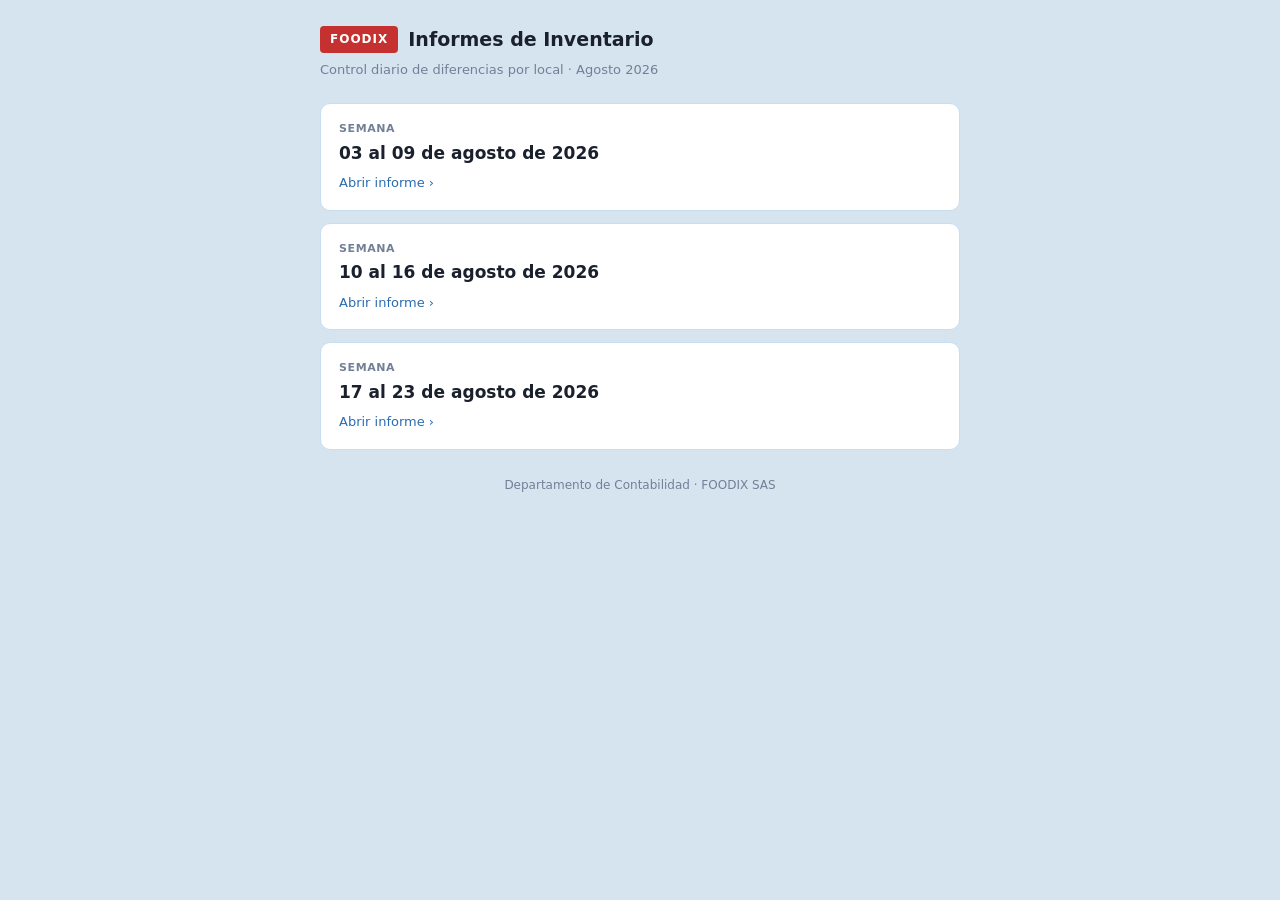
<file: static/informes/index.html>
<!DOCTYPE html>
<html lang="es">
<head>
<meta charset="UTF-8">
<meta name="viewport" content="width=device-width, initial-scale=1.0">
<title>Informes de Inventario | FOODIX</title>
<style>
:root{--bg:#d6e4f0;--card:#fff;--border:#a8c8e8;--border2:#c8ddf0;
      --text:#1a202c;--text2:#4a5568;--text3:#718096;--red:#c53030;--blue:#2b6cb0}
*{margin:0;padding:0;box-sizing:border-box}
body{font-family:system-ui,-apple-system,'Segoe UI',Roboto,sans-serif;background:var(--bg);
     color:var(--text);line-height:1.6;font-size:15px;padding:24px 16px;
     -webkit-text-size-adjust:100%}
.wrap{max-width:640px;margin:0 auto}
header{display:flex;align-items:center;gap:10px;margin-bottom:6px}
.badge{background:var(--red);color:#fff;font-weight:700;font-size:12px;padding:4px 10px;
       border-radius:4px;letter-spacing:1px}
h1{font-size:19px;font-weight:600}
.sub{color:var(--text3);font-size:13px;margin-bottom:22px}
.card{display:block;background:var(--card);border:1px solid var(--border2);border-radius:10px;
      padding:16px 18px;margin-bottom:12px;text-decoration:none;color:inherit;
      transition:border-color .15s,box-shadow .15s}
.card:hover,.card:focus{border-color:var(--blue);box-shadow:0 2px 10px rgba(43,108,176,.14);outline:none}
.sem{display:block;font-size:11px;text-transform:uppercase;letter-spacing:.6px;color:var(--text3);font-weight:600}
.rango{display:block;font-size:17px;font-weight:600;margin:2px 0 6px}
.ver{display:block;font-size:13px;color:var(--blue);font-weight:500}
footer{margin-top:26px;font-size:12px;color:var(--text3);text-align:center}
</style>
</head>
<body>
<div class="wrap">
<header><span class="badge">FOODIX</span><h1>Informes de Inventario</h1></header>
<p class="sub">Control diario de diferencias por local &middot; Agosto 2026</p>
<a class="card" href="inventario-03-09-ago-2026.html"><span class="sem">Semana</span><span class="rango">03 al 09 de agosto de 2026</span><span class="ver">Abrir informe &rsaquo;</span></a>
<a class="card" href="inventario-10-16-ago-2026.html"><span class="sem">Semana</span><span class="rango">10 al 16 de agosto de 2026</span><span class="ver">Abrir informe &rsaquo;</span></a>
<a class="card" href="inventario-17-23-ago-2026.html"><span class="sem">Semana</span><span class="rango">17 al 23 de agosto de 2026</span><span class="ver">Abrir informe &rsaquo;</span></a>
<footer>Departamento de Contabilidad &middot; FOODIX SAS</footer>
</div>
</body>
</html>
</file>
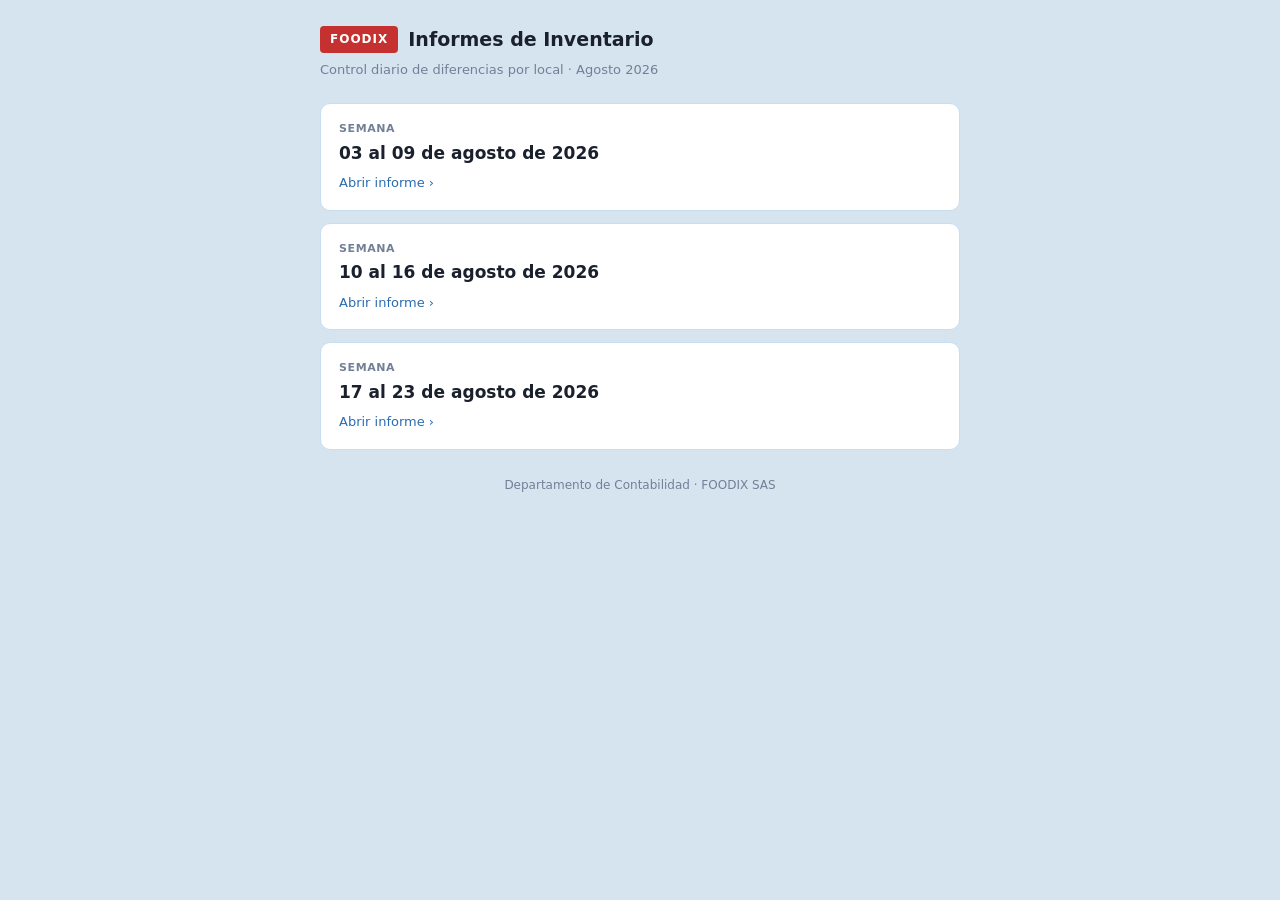
<file: static/informes.html>
<!DOCTYPE html>
<html lang="es">
<head>
<meta charset="UTF-8">
<meta name="viewport" content="width=device-width, initial-scale=1.0">
<title>Informes de Inventario | FOODIX</title>
<style>
:root{--bg:#d6e4f0;--card:#fff;--border:#a8c8e8;--border2:#c8ddf0;
      --text:#1a202c;--text2:#4a5568;--text3:#718096;--red:#c53030;--blue:#2b6cb0}
*{margin:0;padding:0;box-sizing:border-box}
body{font-family:system-ui,-apple-system,'Segoe UI',Roboto,sans-serif;background:var(--bg);
     color:var(--text);line-height:1.6;font-size:15px;padding:24px 16px;
     -webkit-text-size-adjust:100%}
.wrap{max-width:640px;margin:0 auto}
header{display:flex;align-items:center;gap:10px;margin-bottom:6px}
.badge{background:var(--red);color:#fff;font-weight:700;font-size:12px;padding:4px 10px;
       border-radius:4px;letter-spacing:1px}
h1{font-size:19px;font-weight:600}
.sub{color:var(--text3);font-size:13px;margin-bottom:22px}
.card{display:block;background:var(--card);border:1px solid var(--border2);border-radius:10px;
      padding:16px 18px;margin-bottom:12px;text-decoration:none;color:inherit;
      transition:border-color .15s,box-shadow .15s}
.card:hover,.card:focus{border-color:var(--blue);box-shadow:0 2px 10px rgba(43,108,176,.14);outline:none}
.sem{display:block;font-size:11px;text-transform:uppercase;letter-spacing:.6px;color:var(--text3);font-weight:600}
.rango{display:block;font-size:17px;font-weight:600;margin:2px 0 6px}
.ver{display:block;font-size:13px;color:var(--blue);font-weight:500}
footer{margin-top:26px;font-size:12px;color:var(--text3);text-align:center}
</style>
</head>
<body>
<div class="wrap">
<header><span class="badge">FOODIX</span><h1>Informes de Inventario</h1></header>
<p class="sub">Control diario de diferencias por local &middot; Agosto 2026</p>
<a class="card" href="informes/inventario-03-09-ago-2026.html"><span class="sem">Semana</span><span class="rango">03 al 09 de agosto de 2026</span><span class="ver">Abrir informe &rsaquo;</span></a>
<a class="card" href="informes/inventario-10-16-ago-2026.html"><span class="sem">Semana</span><span class="rango">10 al 16 de agosto de 2026</span><span class="ver">Abrir informe &rsaquo;</span></a>
<a class="card" href="informes/inventario-17-23-ago-2026.html"><span class="sem">Semana</span><span class="rango">17 al 23 de agosto de 2026</span><span class="ver">Abrir informe &rsaquo;</span></a>
<footer>Departamento de Contabilidad &middot; FOODIX SAS</footer>
</div>
</body>
</html>
</file>
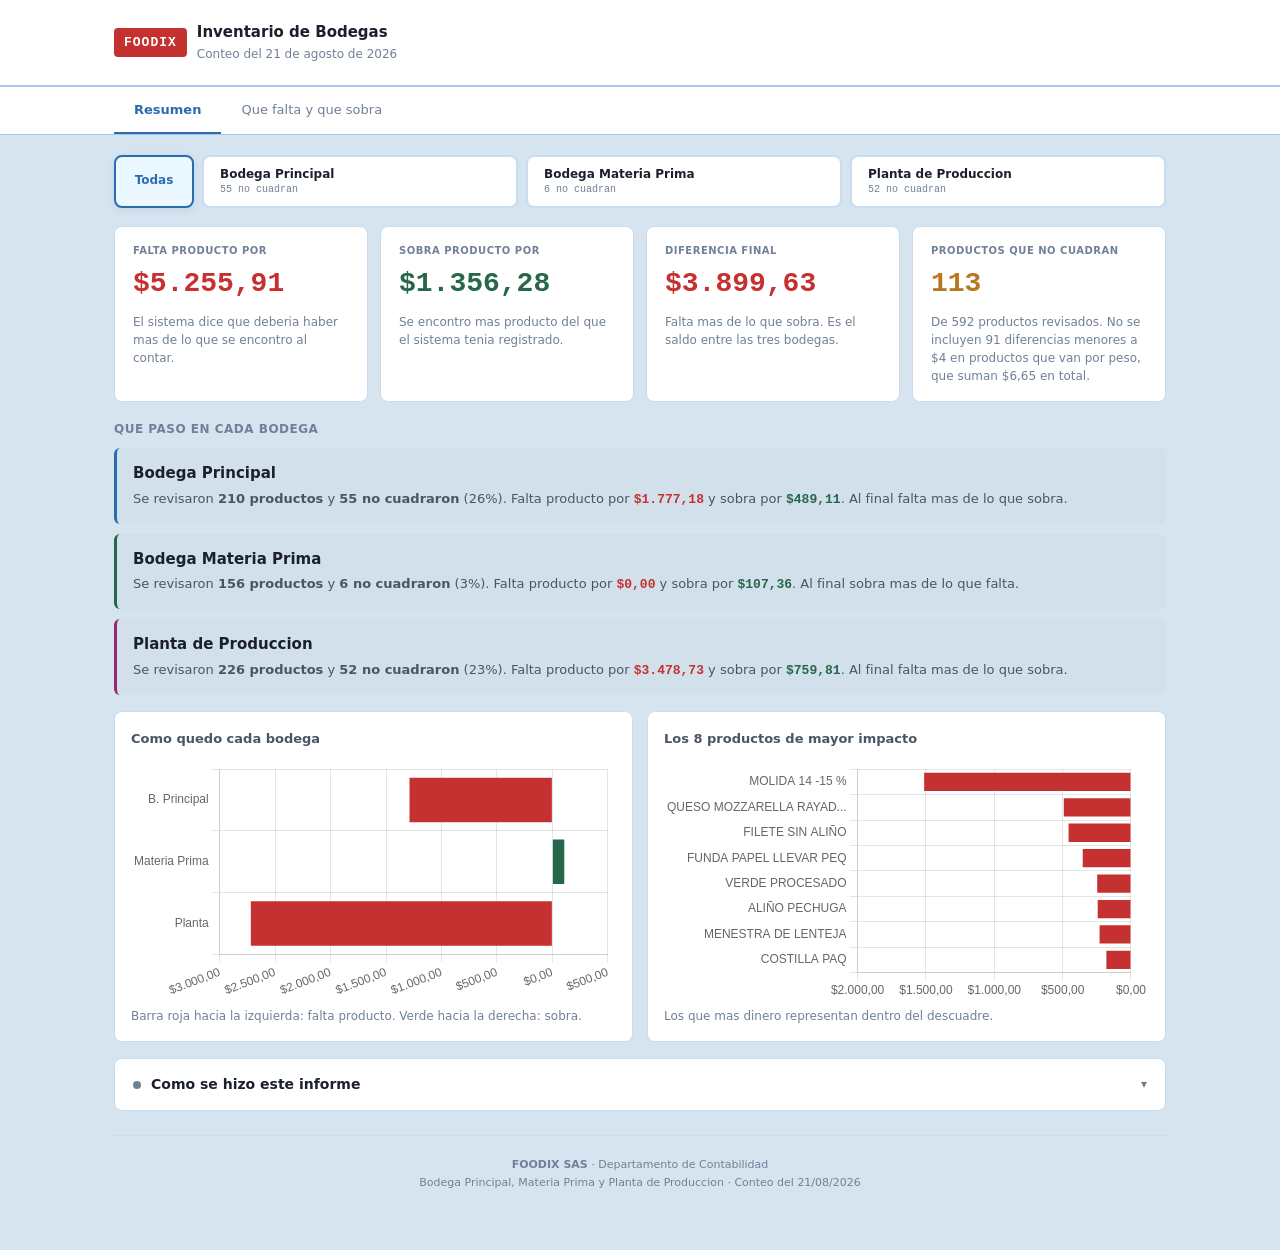
<file: static/informes/bodegas-21-ago-2026.html>
<!DOCTYPE html>
<html lang="es">
<head>
<meta charset="UTF-8">
<meta name="viewport" content="width=device-width, initial-scale=1.0">
<title>Inventario de Bodegas 21 Ago</title>
<style>


:root{
  --bg:#d6e4f0;--bg2:#e8f0f8;--bg3:#f0f5fa;--card:#ffffff;
  --text:#1a202c;--text2:#4a5568;--text3:#718096;
  --border:#a8c8e8;--border2:#c8ddf0;
  --red:#c53030;--green:#276749;--yellow:#b7791f;--blue:#2b6cb0;--purple:#6B46C1;
  --red-bg:#fff5f5;--green-bg:#f0fff4;--yellow-bg:#fffff0;--blue-bg:#ebf8ff;--purple-bg:#faf5ff;
}
*{margin:0;padding:0;box-sizing:border-box}
body{font-family:system-ui,-apple-system,'Segoe UI',Roboto,'Helvetica Neue',Arial,sans-serif;background:var(--bg);color:var(--text);line-height:1.65;font-size:14px}

.header{background:var(--card);border-bottom:2px solid var(--border);padding:20px 0}
.header-inner{max-width:1100px;margin:0 auto;padding:0 24px;display:flex;justify-content:space-between;align-items:center;flex-wrap:wrap;gap:12px}
.logo{display:flex;align-items:center;gap:10px}
.logo-badge{background:var(--red);color:#fff;font-family:ui-monospace,'Cascadia Mono','Segoe UI Mono','Roboto Mono',Menlo,Consolas,monospace;font-weight:700;font-size:13px;padding:4px 10px;border-radius:4px;letter-spacing:1px}
.header-title{font-size:15px;font-weight:600;color:var(--text)}
.header-sub{font-size:12px;color:var(--text3)}
.header-meta{display:flex;gap:16px;flex-wrap:wrap}
.meta-item{background:var(--bg2);border:1px solid var(--border2);border-radius:6px;padding:6px 12px;font-size:11px;color:var(--text2);display:flex;align-items:center;gap:4px}
.meta-item strong{font-family:ui-monospace,'Cascadia Mono','Segoe UI Mono','Roboto Mono',Menlo,Consolas,monospace;font-weight:500;color:var(--text)}

.nav{background:var(--card);border-bottom:1px solid var(--border);position:sticky;top:0;z-index:100}
.nav-inner{max-width:1100px;margin:0 auto;padding:0 24px;display:flex;gap:0}
.nav-tab{padding:12px 20px;font-size:13px;font-weight:500;cursor:pointer;border-bottom:2px solid transparent;color:var(--text3);transition:all .15s;white-space:nowrap}
.nav-tab:hover{color:var(--text);background:var(--bg3)}
.nav-tab.active{color:var(--blue);border-bottom-color:var(--blue);font-weight:600}

.main{max-width:1100px;margin:0 auto;padding:20px 24px 40px}
.tab-content{display:none}.tab-content.active{display:block}

/* Notes */
.note{background:var(--card);border:1px solid var(--border2);border-radius:8px;margin-bottom:12px;overflow:hidden}
.note-header{padding:14px 18px;cursor:pointer;display:flex;align-items:center;gap:10px;transition:background .15s}
.note-header:hover{background:var(--bg3)}
.note-dot{width:8px;height:8px;border-radius:50%;flex-shrink:0}
.note-title{flex:1;font-size:14px;font-weight:600;color:var(--text)}
.note-chevron{color:var(--text3);font-size:12px;transition:transform .2s}
.note-chevron.open{transform:rotate(180deg)}
.note-body{padding:0 18px 16px 36px;font-size:13px;color:var(--text2);line-height:1.7;display:none}
.note-body.open{display:block}
.note-body ul{margin:8px 0 8px 18px}.note-body li{margin-bottom:4px}
.note-body p{margin-bottom:8px}

/* Ranking pills */
.rank-bar{display:flex;gap:8px;flex-wrap:wrap;margin-bottom:18px}
.rank-pill{display:flex;align-items:center;gap:8px;padding:10px 16px;background:var(--card);border:2px solid var(--border2);
  border-radius:8px;cursor:pointer;transition:all .15s;flex:1;min-width:155px}
.rank-pill:hover{border-color:var(--blue);box-shadow:0 2px 8px rgba(0,0,0,.06)}
.rank-pill.active{border-color:var(--blue);background:var(--blue-bg);box-shadow:0 2px 8px rgba(43,108,176,.12)}
.rank-pill.todos{min-width:80px;flex:0;justify-content:center;font-weight:600;font-size:12px;color:var(--text2)}
.rank-pill.todos.active{color:var(--blue)}
.pill-pos{font-family:ui-monospace,'Cascadia Mono','Segoe UI Mono','Roboto Mono',Menlo,Consolas,monospace;font-size:16px;font-weight:700;min-width:22px}
.pill-info{flex:1;line-height:1.3}
.pill-name{font-size:12px;font-weight:600;color:var(--text)}
.pill-stats{font-size:10px;color:var(--text3);font-family:ui-monospace,'Cascadia Mono','Segoe UI Mono','Roboto Mono',Menlo,Consolas,monospace}
.pill-badge{font-size:9px;padding:1px 6px;border-radius:8px;font-weight:600;white-space:nowrap}
.pill-detail{font-size:10px;color:var(--blue);cursor:pointer;margin-top:2px;opacity:0;transition:opacity .15s}
.rank-pill.active .pill-detail{opacity:1}
.badge-green{background:var(--green-bg);color:var(--green);border:1px solid #c6f6d5}
.badge-yellow{background:var(--yellow-bg);color:var(--yellow);border:1px solid #fefcbf}
.badge-red{background:var(--red-bg);color:var(--red);border:1px solid #fed7d7}

/* Secondary filters */
.sec-filters{display:flex;gap:12px;margin-bottom:16px;flex-wrap:wrap;align-items:end}
.sec-filters .filter-group{display:flex;flex-direction:column;gap:3px}
.sec-filters label{font-size:10px;font-weight:600;color:var(--text3);text-transform:uppercase;letter-spacing:.5px}
.sec-filters select{padding:6px 10px;border:1px solid var(--border);border-radius:5px;font-size:12px;font-family:system-ui,-apple-system,'Segoe UI',Roboto,'Helvetica Neue',Arial,sans-serif;background:var(--card);min-width:140px}
.sec-filters select:focus{outline:none;border-color:var(--blue)}
.btn-reset{padding:6px 12px;border:1px solid var(--border);border-radius:5px;font-size:11px;font-family:system-ui,-apple-system,'Segoe UI',Roboto,'Helvetica Neue',Arial,sans-serif;background:var(--bg2);cursor:pointer;font-weight:500;transition:all .15s}
.btn-reset:hover{background:var(--bg)}

.kpi-grid{display:grid;grid-template-columns:repeat(auto-fit,minmax(170px,1fr));gap:10px;margin-bottom:16px}
.kpi{background:var(--card);border:1px solid var(--border2);border-radius:8px;padding:12px 14px}
.kpi-label{font-size:10px;color:var(--text3);text-transform:uppercase;letter-spacing:.5px;font-weight:600}
.kpi-val{font-size:22px;font-weight:700;font-family:ui-monospace,'Cascadia Mono','Segoe UI Mono','Roboto Mono',Menlo,Consolas,monospace;margin-top:2px}
.kpi-sub{font-size:10px;color:var(--text3);margin-top:1px}

.chart-row{display:grid;grid-template-columns:1fr 1fr;gap:14px;margin-bottom:16px}
.chart-card{background:var(--card);border:1px solid var(--border2);border-radius:8px;padding:16px}
.chart-card h3{font-size:13px;color:var(--text2);margin-bottom:10px;font-weight:600}

.section-title{font-size:12px;font-weight:700;color:var(--text3);margin:18px 0 8px;text-transform:uppercase;letter-spacing:.5px}

table{width:100%;border-collapse:collapse;font-size:12px;margin-top:4px}
th{background:var(--bg2);color:var(--text2);padding:8px 10px;text-align:left;font-weight:600;font-size:11px;border-bottom:1px solid var(--border2)}
td{padding:7px 10px;border-bottom:1px solid var(--border2)}
tr:hover{background:var(--bg3)}
.neg{color:var(--red);font-weight:600;font-family:ui-monospace,'Cascadia Mono','Segoe UI Mono','Roboto Mono',Menlo,Consolas,monospace}
.pos{color:var(--green);font-weight:600;font-family:ui-monospace,'Cascadia Mono','Segoe UI Mono','Roboto Mono',Menlo,Consolas,monospace}
.motivo-tag{display:inline-block;padding:1px 6px;border-radius:3px;font-size:10px;font-weight:600;color:#fff;white-space:nowrap}
.excl-row{opacity:.5;font-style:italic}
.excl-banner{background:var(--blue-bg);border:1px solid #bee3f8;border-radius:6px;padding:8px 12px;font-size:11px;color:var(--blue);margin-top:8px}
.motivo-summary{display:flex;flex-wrap:wrap;gap:6px;margin-top:10px}
.motivo-chip{font-size:10px;padding:2px 8px;border-radius:10px;border:1px solid var(--border2);background:var(--bg3);color:var(--text2);font-family:ui-monospace,'Cascadia Mono','Segoe UI Mono','Roboto Mono',Menlo,Consolas,monospace}

/* Modal */
.modal-overlay{display:none;position:fixed;top:0;left:0;width:100%;height:100%;background:rgba(0,0,0,.45);z-index:1000;justify-content:center;align-items:center;padding:20px}
.modal-overlay.open{display:flex}
.modal{background:var(--card);border-radius:12px;width:100%;max-width:800px;max-height:85vh;display:flex;flex-direction:column;box-shadow:0 20px 60px rgba(0,0,0,.2);animation:modalIn .2s ease}
@keyframes modalIn{from{opacity:0;transform:translateY(20px)}to{opacity:1;transform:translateY(0)}}
.modal-header{display:flex;justify-content:space-between;align-items:center;padding:18px 24px;border-bottom:1px solid var(--border2)}
.modal-header h2{font-size:16px;font-weight:700;color:var(--text);display:flex;align-items:center;gap:8px}
.modal-close{background:none;border:none;font-size:18px;color:var(--text3);cursor:pointer;padding:4px 8px;border-radius:4px;transition:all .15s}
.modal-close:hover{background:var(--bg2);color:var(--text)}
.modal-body{padding:20px 24px;overflow-y:auto;flex:1}
.day-block{margin-bottom:14px}
.day-header{padding:8px 12px;background:var(--bg2);border:1px solid var(--border2);border-radius:6px;cursor:pointer;display:flex;justify-content:space-between;align-items:center;font-size:12px;font-weight:600;transition:background .15s}
.day-header:hover{background:var(--bg)}
.day-body{display:none;padding:8px 0}
.day-body.open{display:block}
.day-resp{font-size:11px;color:var(--text3);font-weight:400}

/* Chart popup (reuses modal styles) */

.footer{text-align:center;padding:20px;font-size:11px;color:var(--text3);border-top:1px solid var(--border2);margin-top:24px}

@media print{.nav{position:relative}.tab-content{display:block!important}.note-body,.day-body{display:block!important}.modal-overlay{display:none!important}body{font-size:11px}.header{-webkit-print-color-adjust:exact;print-color-adjust:exact}}
@media(max-width:600px){.chart-row{grid-template-columns:1fr}.kpi-grid{grid-template-columns:1fr 1fr}.rank-bar{flex-direction:column}.rank-pill{min-width:unset}.header-meta{gap:8px}.sec-filters{flex-direction:column}.modal{max-width:100%;max-height:95vh;border-radius:8px}}

.big{display:grid;grid-template-columns:repeat(auto-fit,minmax(210px,1fr));gap:12px;margin:16px 0}
.big .kpi{padding:16px 18px}
.big .kpi-val{font-size:28px}
.expl{font-size:12px;color:var(--text3);margin-top:6px;line-height:1.5}
.bod{padding:13px 16px;margin-bottom:10px;background:rgba(0,0,0,.02);
     border-left:3px solid var(--blue);border-radius:6px}
.bod-nom{font-size:15px;font-weight:600;margin-bottom:3px}
.bod-txt{font-size:13px;color:var(--text2);line-height:1.6}
.tag{display:inline-block;padding:2px 9px;border-radius:10px;font-size:11px;font-weight:700;color:#fff}
.tag-falta{background:#c53030}.tag-sobra{background:#276749}
.imp{font-size:11px;padding:1px 8px;border-radius:9px;border:1px solid var(--border2);color:var(--text2)}
td.dinero{text-align:right;font-family:ui-monospace,'Cascadia Mono','Segoe UI Mono','Roboto Mono',Menlo,Consolas,monospace;font-weight:600;white-space:nowrap}
td.cant{text-align:right;font-family:ui-monospace,'Cascadia Mono','Segoe UI Mono','Roboto Mono',Menlo,Consolas,monospace;font-size:11px;white-space:nowrap;
        color:var(--text2)}

</style>
</head>
<body>


<div class="header"><div class="header-inner">
<div class="logo"><span class="logo-badge">FOODIX</span>
<div><div class="header-title">Inventario de Bodegas</div>
<div class="header-sub">Conteo del 21 de agosto de 2026</div></div></div>
</div></div>

<div class="nav"><div class="nav-inner">
<div class="nav-tab active" onclick="tab('resumen',this)">Resumen</div>
<div class="nav-tab" onclick="tab('detalle',this)">Que falta y que sobra</div>
</div></div>

<div class="main">
<div class="tab-content active" id="tab-resumen">

<div class="rank-bar" id="pills"></div>

<div class="big" id="kpis"></div>

<div class="section-title" id="tituloBod">Que paso en cada bodega</div>
<div id="narr"></div>

<div class="chart-row" style="margin-top:16px">
<div class="chart-card"><h3 id="tChBod">Como quedo cada bodega</h3><canvas id="chBod"></canvas>
<div class="expl">Barra roja hacia la izquierda: falta producto. Verde hacia la derecha: sobra.</div></div>
<div class="chart-card"><h3>Los 8 productos de mayor impacto</h3><canvas id="chTop"></canvas>
<div class="expl">Los que mas dinero representan dentro del descuadre.</div></div>
</div>

<div class="note" style="margin-top:16px"><div class="note-header" onclick="toggleNote(this)">
<div class="note-dot" style="background:#718096"></div>
<div class="note-title">Como se hizo este informe</div>
<div class="note-chevron">▾</div></div>
<div class="note-body">
<p>Se compara lo que se conto fisicamente en cada bodega contra lo que el sistema Contifico tenia
registrado ese dia.</p>
<p>El detalle muestra la <strong>cantidad</strong> y el <strong>valor en dolares</strong> de cada
producto. Los totales van solo en dolares: las bodegas mezclan gramos, unidades y kilos, de modo
que las cantidades no se pueden sumar entre si.</p>
<p>La unidad de cada producto se toma de la tabla de equivalencias de conteo, que es la que dice
como se cuenta realmente cada uno. Los productos en gramos se muestran en kilos cuando la cantidad
lo amerita, para que se lean facil.</p>
<p>Un producto contado en cero significa que no habia stock, de modo que cuenta como faltante
completo.</p>
<p>Las diferencias <strong>menores a $4 en productos que se pesan</strong> (gramos o
kilos) quedan fuera de las cifras: casi siempre vienen de equivalencias o de variaciones al pesar,
y no ameritan revision. En los productos que van <strong>por unidades si se toman en cuenta</strong>,
por pequenas que sean. Igual se pueden ver activando la opcion en la pestana de detalle.</p>
<p>A diferencia del informe de locales, aqui no se registran motivos: es el resultado directo
del cruce.</p>
</div></div>
</div>

<div class="tab-content" id="tab-detalle">
<div class="sec-filters">
<div class="filter-group"><label>Bodega</label>
<select id="fBod" onchange="pintar()"><option value="TODOS">Todas</option></select></div>
<div class="filter-group"><label>Mostrar</label><select id="fTipo" onchange="pintar()">
<option value="TODOS">Todo</option><option value="falta">Solo lo que falta</option>
<option value="sobra">Solo lo que sobra</option></select></div>
<div class="filter-group"><label>Diferencias menores</label><select id="fMenor" onchange="pintar()">
<option value="0">Ocultar (recomendado)</option><option value="1">Mostrar tambien</option></select></div>
</div>
<div class="chart-card"><table><thead><tr>
<th>Producto</th><th>Bodega</th><th style="text-align:center">Situacion</th>
<th style="text-align:right">Se conto</th><th style="text-align:right">El sistema decia</th>
<th style="text-align:right">Diferencia</th><th style="text-align:right">En dinero</th>
<th style="text-align:center">Importancia</th>
</tr></thead><tbody id="tbDet"></tbody></table></div>
<div class="expl" style="margin-top:8px"><strong>Importancia</strong>: peso del producto dentro del
costo del inventario. Los de importancia <em>alta</em> son los que mas conviene vigilar.</div>
</div>

<div class="footer"><strong>FOODIX SAS</strong> &middot; Departamento de Contabilidad<br>
Bodega Principal, Materia Prima y Planta de Produccion &middot; Conteo del 21/08/2026</div>
</div>


<script>
/**
 * Skipped minification because the original files appears to be already minified.
 * Original file: /npm/chart.js@4.4.0/dist/chart.umd.js
 *
 * Do NOT use SRI with dynamically generated files! More information: https://www.jsdelivr.com/using-sri-with-dynamic-files
 */
/*!
 * Chart.js v4.4.0
 * https://www.chartjs.org
 * (c) 2023 Chart.js Contributors
 * Released under the MIT License
 */
!function(t,e){"object"==typeof exports&&"undefined"!=typeof module?module.exports=e():"function"==typeof define&&define.amd?define(e):(t="undefined"!=typeof globalThis?globalThis:t||self).Chart=e()}(this,(function(){"use strict";var t=Object.freeze({__proto__:null,get Colors(){return Go},get Decimation(){return Qo},get Filler(){return ma},get Legend(){return ya},get SubTitle(){return ka},get Title(){return Ma},get Tooltip(){return Ba}});function e(){}const i=(()=>{let t=0;return()=>t++})();function s(t){return null==t}function n(t){if(Array.isArray&&Array.isArray(t))return!0;const e=Object.prototype.toString.call(t);return"[object"===e.slice(0,7)&&"Array]"===e.slice(-6)}function o(t){return null!==t&&"[object Object]"===Object.prototype.toString.call(t)}function a(t){return("number"==typeof t||t instanceof Number)&&isFinite(+t)}function r(t,e){return a(t)?t:e}function l(t,e){return void 0===t?e:t}const h=(t,e)=>"string"==typeof t&&t.endsWith("%")?parseFloat(t)/100:+t/e,c=(t,e)=>"string"==typeof t&&t.endsWith("%")?parseFloat(t)/100*e:+t;function d(t,e,i){if(t&&"function"==typeof t.call)return t.apply(i,e)}function u(t,e,i,s){let a,r,l;if(n(t))if(r=t.length,s)for(a=r-1;a>=0;a--)e.call(i,t[a],a);else for(a=0;a<r;a++)e.call(i,t[a],a);else if(o(t))for(l=Object.keys(t),r=l.length,a=0;a<r;a++)e.call(i,t[l[a]],l[a])}function f(t,e){let i,s,n,o;if(!t||!e||t.length!==e.length)return!1;for(i=0,s=t.length;i<s;++i)if(n=t[i],o=e[i],n.datasetIndex!==o.datasetIndex||n.index!==o.index)return!1;return!0}function g(t){if(n(t))return t.map(g);if(o(t)){const e=Object.create(null),i=Object.keys(t),s=i.length;let n=0;for(;n<s;++n)e[i[n]]=g(t[i[n]]);return e}return t}function p(t){return-1===["__proto__","prototype","constructor"].indexOf(t)}function m(t,e,i,s){if(!p(t))return;const n=e[t],a=i[t];o(n)&&o(a)?b(n,a,s):e[t]=g(a)}function b(t,e,i){const s=n(e)?e:[e],a=s.length;if(!o(t))return t;const r=(i=i||{}).merger||m;let l;for(let e=0;e<a;++e){if(l=s[e],!o(l))continue;const n=Object.keys(l);for(let e=0,s=n.length;e<s;++e)r(n[e],t,l,i)}return t}function x(t,e){return b(t,e,{merger:_})}function _(t,e,i){if(!p(t))return;const s=e[t],n=i[t];o(s)&&o(n)?x(s,n):Object.prototype.hasOwnProperty.call(e,t)||(e[t]=g(n))}const y={"":t=>t,x:t=>t.x,y:t=>t.y};function v(t){const e=t.split("."),i=[];let s="";for(const t of e)s+=t,s.endsWith("\\")?s=s.slice(0,-1)+".":(i.push(s),s="");return i}function M(t,e){const i=y[e]||(y[e]=function(t){const e=v(t);return t=>{for(const i of e){if(""===i)break;t=t&&t[i]}return t}}(e));return i(t)}function w(t){return t.charAt(0).toUpperCase()+t.slice(1)}const k=t=>void 0!==t,S=t=>"function"==typeof t,P=(t,e)=>{if(t.size!==e.size)return!1;for(const i of t)if(!e.has(i))return!1;return!0};function D(t){return"mouseup"===t.type||"click"===t.type||"contextmenu"===t.type}const C=Math.PI,O=2*C,A=O+C,T=Number.POSITIVE_INFINITY,L=C/180,E=C/2,R=C/4,I=2*C/3,z=Math.log10,F=Math.sign;function V(t,e,i){return Math.abs(t-e)<i}function B(t){const e=Math.round(t);t=V(t,e,t/1e3)?e:t;const i=Math.pow(10,Math.floor(z(t))),s=t/i;return(s<=1?1:s<=2?2:s<=5?5:10)*i}function W(t){const e=[],i=Math.sqrt(t);let s;for(s=1;s<i;s++)t%s==0&&(e.push(s),e.push(t/s));return i===(0|i)&&e.push(i),e.sort(((t,e)=>t-e)).pop(),e}function N(t){return!isNaN(parseFloat(t))&&isFinite(t)}function H(t,e){const i=Math.round(t);return i-e<=t&&i+e>=t}function j(t,e,i){let s,n,o;for(s=0,n=t.length;s<n;s++)o=t[s][i],isNaN(o)||(e.min=Math.min(e.min,o),e.max=Math.max(e.max,o))}function $(t){return t*(C/180)}function Y(t){return t*(180/C)}function U(t){if(!a(t))return;let e=1,i=0;for(;Math.round(t*e)/e!==t;)e*=10,i++;return i}function X(t,e){const i=e.x-t.x,s=e.y-t.y,n=Math.sqrt(i*i+s*s);let o=Math.atan2(s,i);return o<-.5*C&&(o+=O),{angle:o,distance:n}}function q(t,e){return Math.sqrt(Math.pow(e.x-t.x,2)+Math.pow(e.y-t.y,2))}function K(t,e){return(t-e+A)%O-C}function G(t){return(t%O+O)%O}function Z(t,e,i,s){const n=G(t),o=G(e),a=G(i),r=G(o-n),l=G(a-n),h=G(n-o),c=G(n-a);return n===o||n===a||s&&o===a||r>l&&h<c}function J(t,e,i){return Math.max(e,Math.min(i,t))}function Q(t){return J(t,-32768,32767)}function tt(t,e,i,s=1e-6){return t>=Math.min(e,i)-s&&t<=Math.max(e,i)+s}function et(t,e,i){i=i||(i=>t[i]<e);let s,n=t.length-1,o=0;for(;n-o>1;)s=o+n>>1,i(s)?o=s:n=s;return{lo:o,hi:n}}const it=(t,e,i,s)=>et(t,i,s?s=>{const n=t[s][e];return n<i||n===i&&t[s+1][e]===i}:s=>t[s][e]<i),st=(t,e,i)=>et(t,i,(s=>t[s][e]>=i));function nt(t,e,i){let s=0,n=t.length;for(;s<n&&t[s]<e;)s++;for(;n>s&&t[n-1]>i;)n--;return s>0||n<t.length?t.slice(s,n):t}const ot=["push","pop","shift","splice","unshift"];function at(t,e){t._chartjs?t._chartjs.listeners.push(e):(Object.defineProperty(t,"_chartjs",{configurable:!0,enumerable:!1,value:{listeners:[e]}}),ot.forEach((e=>{const i="_onData"+w(e),s=t[e];Object.defineProperty(t,e,{configurable:!0,enumerable:!1,value(...e){const n=s.apply(this,e);return t._chartjs.listeners.forEach((t=>{"function"==typeof t[i]&&t[i](...e)})),n}})})))}function rt(t,e){const i=t._chartjs;if(!i)return;const s=i.listeners,n=s.indexOf(e);-1!==n&&s.splice(n,1),s.length>0||(ot.forEach((e=>{delete t[e]})),delete t._chartjs)}function lt(t){const e=new Set(t);return e.size===t.length?t:Array.from(e)}const ht="undefined"==typeof window?function(t){return t()}:window.requestAnimationFrame;function ct(t,e){let i=[],s=!1;return function(...n){i=n,s||(s=!0,ht.call(window,(()=>{s=!1,t.apply(e,i)})))}}function dt(t,e){let i;return function(...s){return e?(clearTimeout(i),i=setTimeout(t,e,s)):t.apply(this,s),e}}const ut=t=>"start"===t?"left":"end"===t?"right":"center",ft=(t,e,i)=>"start"===t?e:"end"===t?i:(e+i)/2,gt=(t,e,i,s)=>t===(s?"left":"right")?i:"center"===t?(e+i)/2:e;function pt(t,e,i){const s=e.length;let n=0,o=s;if(t._sorted){const{iScale:a,_parsed:r}=t,l=a.axis,{min:h,max:c,minDefined:d,maxDefined:u}=a.getUserBounds();d&&(n=J(Math.min(it(r,l,h).lo,i?s:it(e,l,a.getPixelForValue(h)).lo),0,s-1)),o=u?J(Math.max(it(r,a.axis,c,!0).hi+1,i?0:it(e,l,a.getPixelForValue(c),!0).hi+1),n,s)-n:s-n}return{start:n,count:o}}function mt(t){const{xScale:e,yScale:i,_scaleRanges:s}=t,n={xmin:e.min,xmax:e.max,ymin:i.min,ymax:i.max};if(!s)return t._scaleRanges=n,!0;const o=s.xmin!==e.min||s.xmax!==e.max||s.ymin!==i.min||s.ymax!==i.max;return Object.assign(s,n),o}class bt{constructor(){this._request=null,this._charts=new Map,this._running=!1,this._lastDate=void 0}_notify(t,e,i,s){const n=e.listeners[s],o=e.duration;n.forEach((s=>s({chart:t,initial:e.initial,numSteps:o,currentStep:Math.min(i-e.start,o)})))}_refresh(){this._request||(this._running=!0,this._request=ht.call(window,(()=>{this._update(),this._request=null,this._running&&this._refresh()})))}_update(t=Date.now()){let e=0;this._charts.forEach(((i,s)=>{if(!i.running||!i.items.length)return;const n=i.items;let o,a=n.length-1,r=!1;for(;a>=0;--a)o=n[a],o._active?(o._total>i.duration&&(i.duration=o._total),o.tick(t),r=!0):(n[a]=n[n.length-1],n.pop());r&&(s.draw(),this._notify(s,i,t,"progress")),n.length||(i.running=!1,this._notify(s,i,t,"complete"),i.initial=!1),e+=n.length})),this._lastDate=t,0===e&&(this._running=!1)}_getAnims(t){const e=this._charts;let i=e.get(t);return i||(i={running:!1,initial:!0,items:[],listeners:{complete:[],progress:[]}},e.set(t,i)),i}listen(t,e,i){this._getAnims(t).listeners[e].push(i)}add(t,e){e&&e.length&&this._getAnims(t).items.push(...e)}has(t){return this._getAnims(t).items.length>0}start(t){const e=this._charts.get(t);e&&(e.running=!0,e.start=Date.now(),e.duration=e.items.reduce(((t,e)=>Math.max(t,e._duration)),0),this._refresh())}running(t){if(!this._running)return!1;const e=this._charts.get(t);return!!(e&&e.running&&e.items.length)}stop(t){const e=this._charts.get(t);if(!e||!e.items.length)return;const i=e.items;let s=i.length-1;for(;s>=0;--s)i[s].cancel();e.items=[],this._notify(t,e,Date.now(),"complete")}remove(t){return this._charts.delete(t)}}var xt=new bt;
/*!
 * @kurkle/color v0.3.2
 * https://github.com/kurkle/color#readme
 * (c) 2023 Jukka Kurkela
 * Released under the MIT License
 */function _t(t){return t+.5|0}const yt=(t,e,i)=>Math.max(Math.min(t,i),e);function vt(t){return yt(_t(2.55*t),0,255)}function Mt(t){return yt(_t(255*t),0,255)}function wt(t){return yt(_t(t/2.55)/100,0,1)}function kt(t){return yt(_t(100*t),0,100)}const St={0:0,1:1,2:2,3:3,4:4,5:5,6:6,7:7,8:8,9:9,A:10,B:11,C:12,D:13,E:14,F:15,a:10,b:11,c:12,d:13,e:14,f:15},Pt=[..."0123456789ABCDEF"],Dt=t=>Pt[15&t],Ct=t=>Pt[(240&t)>>4]+Pt[15&t],Ot=t=>(240&t)>>4==(15&t);function At(t){var e=(t=>Ot(t.r)&&Ot(t.g)&&Ot(t.b)&&Ot(t.a))(t)?Dt:Ct;return t?"#"+e(t.r)+e(t.g)+e(t.b)+((t,e)=>t<255?e(t):"")(t.a,e):void 0}const Tt=/^(hsla?|hwb|hsv)\(\s*([-+.e\d]+)(?:deg)?[\s,]+([-+.e\d]+)%[\s,]+([-+.e\d]+)%(?:[\s,]+([-+.e\d]+)(%)?)?\s*\)$/;function Lt(t,e,i){const s=e*Math.min(i,1-i),n=(e,n=(e+t/30)%12)=>i-s*Math.max(Math.min(n-3,9-n,1),-1);return[n(0),n(8),n(4)]}function Et(t,e,i){const s=(s,n=(s+t/60)%6)=>i-i*e*Math.max(Math.min(n,4-n,1),0);return[s(5),s(3),s(1)]}function Rt(t,e,i){const s=Lt(t,1,.5);let n;for(e+i>1&&(n=1/(e+i),e*=n,i*=n),n=0;n<3;n++)s[n]*=1-e-i,s[n]+=e;return s}function It(t){const e=t.r/255,i=t.g/255,s=t.b/255,n=Math.max(e,i,s),o=Math.min(e,i,s),a=(n+o)/2;let r,l,h;return n!==o&&(h=n-o,l=a>.5?h/(2-n-o):h/(n+o),r=function(t,e,i,s,n){return t===n?(e-i)/s+(e<i?6:0):e===n?(i-t)/s+2:(t-e)/s+4}(e,i,s,h,n),r=60*r+.5),[0|r,l||0,a]}function zt(t,e,i,s){return(Array.isArray(e)?t(e[0],e[1],e[2]):t(e,i,s)).map(Mt)}function Ft(t,e,i){return zt(Lt,t,e,i)}function Vt(t){return(t%360+360)%360}function Bt(t){const e=Tt.exec(t);let i,s=255;if(!e)return;e[5]!==i&&(s=e[6]?vt(+e[5]):Mt(+e[5]));const n=Vt(+e[2]),o=+e[3]/100,a=+e[4]/100;return i="hwb"===e[1]?function(t,e,i){return zt(Rt,t,e,i)}(n,o,a):"hsv"===e[1]?function(t,e,i){return zt(Et,t,e,i)}(n,o,a):Ft(n,o,a),{r:i[0],g:i[1],b:i[2],a:s}}const Wt={x:"dark",Z:"light",Y:"re",X:"blu",W:"gr",V:"medium",U:"slate",A:"ee",T:"ol",S:"or",B:"ra",C:"lateg",D:"ights",R:"in",Q:"turquois",E:"hi",P:"ro",O:"al",N:"le",M:"de",L:"yello",F:"en",K:"ch",G:"arks",H:"ea",I:"ightg",J:"wh"},Nt={OiceXe:"f0f8ff",antiquewEte:"faebd7",aqua:"ffff",aquamarRe:"7fffd4",azuY:"f0ffff",beige:"f5f5dc",bisque:"ffe4c4",black:"0",blanKedOmond:"ffebcd",Xe:"ff",XeviTet:"8a2be2",bPwn:"a52a2a",burlywood:"deb887",caMtXe:"5f9ea0",KartYuse:"7fff00",KocTate:"d2691e",cSO:"ff7f50",cSnflowerXe:"6495ed",cSnsilk:"fff8dc",crimson:"dc143c",cyan:"ffff",xXe:"8b",xcyan:"8b8b",xgTMnPd:"b8860b",xWay:"a9a9a9",xgYF:"6400",xgYy:"a9a9a9",xkhaki:"bdb76b",xmagFta:"8b008b",xTivegYF:"556b2f",xSange:"ff8c00",xScEd:"9932cc",xYd:"8b0000",xsOmon:"e9967a",xsHgYF:"8fbc8f",xUXe:"483d8b",xUWay:"2f4f4f",xUgYy:"2f4f4f",xQe:"ced1",xviTet:"9400d3",dAppRk:"ff1493",dApskyXe:"bfff",dimWay:"696969",dimgYy:"696969",dodgerXe:"1e90ff",fiYbrick:"b22222",flSOwEte:"fffaf0",foYstWAn:"228b22",fuKsia:"ff00ff",gaRsbSo:"dcdcdc",ghostwEte:"f8f8ff",gTd:"ffd700",gTMnPd:"daa520",Way:"808080",gYF:"8000",gYFLw:"adff2f",gYy:"808080",honeyMw:"f0fff0",hotpRk:"ff69b4",RdianYd:"cd5c5c",Rdigo:"4b0082",ivSy:"fffff0",khaki:"f0e68c",lavFMr:"e6e6fa",lavFMrXsh:"fff0f5",lawngYF:"7cfc00",NmoncEffon:"fffacd",ZXe:"add8e6",ZcSO:"f08080",Zcyan:"e0ffff",ZgTMnPdLw:"fafad2",ZWay:"d3d3d3",ZgYF:"90ee90",ZgYy:"d3d3d3",ZpRk:"ffb6c1",ZsOmon:"ffa07a",ZsHgYF:"20b2aa",ZskyXe:"87cefa",ZUWay:"778899",ZUgYy:"778899",ZstAlXe:"b0c4de",ZLw:"ffffe0",lime:"ff00",limegYF:"32cd32",lRF:"faf0e6",magFta:"ff00ff",maPon:"800000",VaquamarRe:"66cdaa",VXe:"cd",VScEd:"ba55d3",VpurpN:"9370db",VsHgYF:"3cb371",VUXe:"7b68ee",VsprRggYF:"fa9a",VQe:"48d1cc",VviTetYd:"c71585",midnightXe:"191970",mRtcYam:"f5fffa",mistyPse:"ffe4e1",moccasR:"ffe4b5",navajowEte:"ffdead",navy:"80",Tdlace:"fdf5e6",Tive:"808000",TivedBb:"6b8e23",Sange:"ffa500",SangeYd:"ff4500",ScEd:"da70d6",pOegTMnPd:"eee8aa",pOegYF:"98fb98",pOeQe:"afeeee",pOeviTetYd:"db7093",papayawEp:"ffefd5",pHKpuff:"ffdab9",peru:"cd853f",pRk:"ffc0cb",plum:"dda0dd",powMrXe:"b0e0e6",purpN:"800080",YbeccapurpN:"663399",Yd:"ff0000",Psybrown:"bc8f8f",PyOXe:"4169e1",saddNbPwn:"8b4513",sOmon:"fa8072",sandybPwn:"f4a460",sHgYF:"2e8b57",sHshell:"fff5ee",siFna:"a0522d",silver:"c0c0c0",skyXe:"87ceeb",UXe:"6a5acd",UWay:"708090",UgYy:"708090",snow:"fffafa",sprRggYF:"ff7f",stAlXe:"4682b4",tan:"d2b48c",teO:"8080",tEstN:"d8bfd8",tomato:"ff6347",Qe:"40e0d0",viTet:"ee82ee",JHt:"f5deb3",wEte:"ffffff",wEtesmoke:"f5f5f5",Lw:"ffff00",LwgYF:"9acd32"};let Ht;function jt(t){Ht||(Ht=function(){const t={},e=Object.keys(Nt),i=Object.keys(Wt);let s,n,o,a,r;for(s=0;s<e.length;s++){for(a=r=e[s],n=0;n<i.length;n++)o=i[n],r=r.replace(o,Wt[o]);o=parseInt(Nt[a],16),t[r]=[o>>16&255,o>>8&255,255&o]}return t}(),Ht.transparent=[0,0,0,0]);const e=Ht[t.toLowerCase()];return e&&{r:e[0],g:e[1],b:e[2],a:4===e.length?e[3]:255}}const $t=/^rgba?\(\s*([-+.\d]+)(%)?[\s,]+([-+.e\d]+)(%)?[\s,]+([-+.e\d]+)(%)?(?:[\s,/]+([-+.e\d]+)(%)?)?\s*\)$/;const Yt=t=>t<=.0031308?12.92*t:1.055*Math.pow(t,1/2.4)-.055,Ut=t=>t<=.04045?t/12.92:Math.pow((t+.055)/1.055,2.4);function Xt(t,e,i){if(t){let s=It(t);s[e]=Math.max(0,Math.min(s[e]+s[e]*i,0===e?360:1)),s=Ft(s),t.r=s[0],t.g=s[1],t.b=s[2]}}function qt(t,e){return t?Object.assign(e||{},t):t}function Kt(t){var e={r:0,g:0,b:0,a:255};return Array.isArray(t)?t.length>=3&&(e={r:t[0],g:t[1],b:t[2],a:255},t.length>3&&(e.a=Mt(t[3]))):(e=qt(t,{r:0,g:0,b:0,a:1})).a=Mt(e.a),e}function Gt(t){return"r"===t.charAt(0)?function(t){const e=$t.exec(t);let i,s,n,o=255;if(e){if(e[7]!==i){const t=+e[7];o=e[8]?vt(t):yt(255*t,0,255)}return i=+e[1],s=+e[3],n=+e[5],i=255&(e[2]?vt(i):yt(i,0,255)),s=255&(e[4]?vt(s):yt(s,0,255)),n=255&(e[6]?vt(n):yt(n,0,255)),{r:i,g:s,b:n,a:o}}}(t):Bt(t)}class Zt{constructor(t){if(t instanceof Zt)return t;const e=typeof t;let i;var s,n,o;"object"===e?i=Kt(t):"string"===e&&(o=(s=t).length,"#"===s[0]&&(4===o||5===o?n={r:255&17*St[s[1]],g:255&17*St[s[2]],b:255&17*St[s[3]],a:5===o?17*St[s[4]]:255}:7!==o&&9!==o||(n={r:St[s[1]]<<4|St[s[2]],g:St[s[3]]<<4|St[s[4]],b:St[s[5]]<<4|St[s[6]],a:9===o?St[s[7]]<<4|St[s[8]]:255})),i=n||jt(t)||Gt(t)),this._rgb=i,this._valid=!!i}get valid(){return this._valid}get rgb(){var t=qt(this._rgb);return t&&(t.a=wt(t.a)),t}set rgb(t){this._rgb=Kt(t)}rgbString(){return this._valid?(t=this._rgb)&&(t.a<255?`rgba(${t.r}, ${t.g}, ${t.b}, ${wt(t.a)})`:`rgb(${t.r}, ${t.g}, ${t.b})`):void 0;var t}hexString(){return this._valid?At(this._rgb):void 0}hslString(){return this._valid?function(t){if(!t)return;const e=It(t),i=e[0],s=kt(e[1]),n=kt(e[2]);return t.a<255?`hsla(${i}, ${s}%, ${n}%, ${wt(t.a)})`:`hsl(${i}, ${s}%, ${n}%)`}(this._rgb):void 0}mix(t,e){if(t){const i=this.rgb,s=t.rgb;let n;const o=e===n?.5:e,a=2*o-1,r=i.a-s.a,l=((a*r==-1?a:(a+r)/(1+a*r))+1)/2;n=1-l,i.r=255&l*i.r+n*s.r+.5,i.g=255&l*i.g+n*s.g+.5,i.b=255&l*i.b+n*s.b+.5,i.a=o*i.a+(1-o)*s.a,this.rgb=i}return this}interpolate(t,e){return t&&(this._rgb=function(t,e,i){const s=Ut(wt(t.r)),n=Ut(wt(t.g)),o=Ut(wt(t.b));return{r:Mt(Yt(s+i*(Ut(wt(e.r))-s))),g:Mt(Yt(n+i*(Ut(wt(e.g))-n))),b:Mt(Yt(o+i*(Ut(wt(e.b))-o))),a:t.a+i*(e.a-t.a)}}(this._rgb,t._rgb,e)),this}clone(){return new Zt(this.rgb)}alpha(t){return this._rgb.a=Mt(t),this}clearer(t){return this._rgb.a*=1-t,this}greyscale(){const t=this._rgb,e=_t(.3*t.r+.59*t.g+.11*t.b);return t.r=t.g=t.b=e,this}opaquer(t){return this._rgb.a*=1+t,this}negate(){const t=this._rgb;return t.r=255-t.r,t.g=255-t.g,t.b=255-t.b,this}lighten(t){return Xt(this._rgb,2,t),this}darken(t){return Xt(this._rgb,2,-t),this}saturate(t){return Xt(this._rgb,1,t),this}desaturate(t){return Xt(this._rgb,1,-t),this}rotate(t){return function(t,e){var i=It(t);i[0]=Vt(i[0]+e),i=Ft(i),t.r=i[0],t.g=i[1],t.b=i[2]}(this._rgb,t),this}}function Jt(t){if(t&&"object"==typeof t){const e=t.toString();return"[object CanvasPattern]"===e||"[object CanvasGradient]"===e}return!1}function Qt(t){return Jt(t)?t:new Zt(t)}function te(t){return Jt(t)?t:new Zt(t).saturate(.5).darken(.1).hexString()}const ee=["x","y","borderWidth","radius","tension"],ie=["color","borderColor","backgroundColor"];const se=new Map;function ne(t,e,i){return function(t,e){e=e||{};const i=t+JSON.stringify(e);let s=se.get(i);return s||(s=new Intl.NumberFormat(t,e),se.set(i,s)),s}(e,i).format(t)}const oe={values:t=>n(t)?t:""+t,numeric(t,e,i){if(0===t)return"0";const s=this.chart.options.locale;let n,o=t;if(i.length>1){const e=Math.max(Math.abs(i[0].value),Math.abs(i[i.length-1].value));(e<1e-4||e>1e15)&&(n="scientific"),o=function(t,e){let i=e.length>3?e[2].value-e[1].value:e[1].value-e[0].value;Math.abs(i)>=1&&t!==Math.floor(t)&&(i=t-Math.floor(t));return i}(t,i)}const a=z(Math.abs(o)),r=isNaN(a)?1:Math.max(Math.min(-1*Math.floor(a),20),0),l={notation:n,minimumFractionDigits:r,maximumFractionDigits:r};return Object.assign(l,this.options.ticks.format),ne(t,s,l)},logarithmic(t,e,i){if(0===t)return"0";const s=i[e].significand||t/Math.pow(10,Math.floor(z(t)));return[1,2,3,5,10,15].includes(s)||e>.8*i.length?oe.numeric.call(this,t,e,i):""}};var ae={formatters:oe};const re=Object.create(null),le=Object.create(null);function he(t,e){if(!e)return t;const i=e.split(".");for(let e=0,s=i.length;e<s;++e){const s=i[e];t=t[s]||(t[s]=Object.create(null))}return t}function ce(t,e,i){return"string"==typeof e?b(he(t,e),i):b(he(t,""),e)}class de{constructor(t,e){this.animation=void 0,this.backgroundColor="rgba(0,0,0,0.1)",this.borderColor="rgba(0,0,0,0.1)",this.color="#666",this.datasets={},this.devicePixelRatio=t=>t.chart.platform.getDevicePixelRatio(),this.elements={},this.events=["mousemove","mouseout","click","touchstart","touchmove"],this.font={family:"'Helvetica Neue', 'Helvetica', 'Arial', sans-serif",size:12,style:"normal",lineHeight:1.2,weight:null},this.hover={},this.hoverBackgroundColor=(t,e)=>te(e.backgroundColor),this.hoverBorderColor=(t,e)=>te(e.borderColor),this.hoverColor=(t,e)=>te(e.color),this.indexAxis="x",this.interaction={mode:"nearest",intersect:!0,includeInvisible:!1},this.maintainAspectRatio=!0,this.onHover=null,this.onClick=null,this.parsing=!0,this.plugins={},this.responsive=!0,this.scale=void 0,this.scales={},this.showLine=!0,this.drawActiveElementsOnTop=!0,this.describe(t),this.apply(e)}set(t,e){return ce(this,t,e)}get(t){return he(this,t)}describe(t,e){return ce(le,t,e)}override(t,e){return ce(re,t,e)}route(t,e,i,s){const n=he(this,t),a=he(this,i),r="_"+e;Object.defineProperties(n,{[r]:{value:n[e],writable:!0},[e]:{enumerable:!0,get(){const t=this[r],e=a[s];return o(t)?Object.assign({},e,t):l(t,e)},set(t){this[r]=t}}})}apply(t){t.forEach((t=>t(this)))}}var ue=new de({_scriptable:t=>!t.startsWith("on"),_indexable:t=>"events"!==t,hover:{_fallback:"interaction"},interaction:{_scriptable:!1,_indexable:!1}},[function(t){t.set("animation",{delay:void 0,duration:1e3,easing:"easeOutQuart",fn:void 0,from:void 0,loop:void 0,to:void 0,type:void 0}),t.describe("animation",{_fallback:!1,_indexable:!1,_scriptable:t=>"onProgress"!==t&&"onComplete"!==t&&"fn"!==t}),t.set("animations",{colors:{type:"color",properties:ie},numbers:{type:"number",properties:ee}}),t.describe("animations",{_fallback:"animation"}),t.set("transitions",{active:{animation:{duration:400}},resize:{animation:{duration:0}},show:{animations:{colors:{from:"transparent"},visible:{type:"boolean",duration:0}}},hide:{animations:{colors:{to:"transparent"},visible:{type:"boolean",easing:"linear",fn:t=>0|t}}}})},function(t){t.set("layout",{autoPadding:!0,padding:{top:0,right:0,bottom:0,left:0}})},function(t){t.set("scale",{display:!0,offset:!1,reverse:!1,beginAtZero:!1,bounds:"ticks",clip:!0,grace:0,grid:{display:!0,lineWidth:1,drawOnChartArea:!0,drawTicks:!0,tickLength:8,tickWidth:(t,e)=>e.lineWidth,tickColor:(t,e)=>e.color,offset:!1},border:{display:!0,dash:[],dashOffset:0,width:1},title:{display:!1,text:"",padding:{top:4,bottom:4}},ticks:{minRotation:0,maxRotation:50,mirror:!1,textStrokeWidth:0,textStrokeColor:"",padding:3,display:!0,autoSkip:!0,autoSkipPadding:3,labelOffset:0,callback:ae.formatters.values,minor:{},major:{},align:"center",crossAlign:"near",showLabelBackdrop:!1,backdropColor:"rgba(255, 255, 255, 0.75)",backdropPadding:2}}),t.route("scale.ticks","color","","color"),t.route("scale.grid","color","","borderColor"),t.route("scale.border","color","","borderColor"),t.route("scale.title","color","","color"),t.describe("scale",{_fallback:!1,_scriptable:t=>!t.startsWith("before")&&!t.startsWith("after")&&"callback"!==t&&"parser"!==t,_indexable:t=>"borderDash"!==t&&"tickBorderDash"!==t&&"dash"!==t}),t.describe("scales",{_fallback:"scale"}),t.describe("scale.ticks",{_scriptable:t=>"backdropPadding"!==t&&"callback"!==t,_indexable:t=>"backdropPadding"!==t})}]);function fe(){return"undefined"!=typeof window&&"undefined"!=typeof document}function ge(t){let e=t.parentNode;return e&&"[object ShadowRoot]"===e.toString()&&(e=e.host),e}function pe(t,e,i){let s;return"string"==typeof t?(s=parseInt(t,10),-1!==t.indexOf("%")&&(s=s/100*e.parentNode[i])):s=t,s}const me=t=>t.ownerDocument.defaultView.getComputedStyle(t,null);function be(t,e){return me(t).getPropertyValue(e)}const xe=["top","right","bottom","left"];function _e(t,e,i){const s={};i=i?"-"+i:"";for(let n=0;n<4;n++){const o=xe[n];s[o]=parseFloat(t[e+"-"+o+i])||0}return s.width=s.left+s.right,s.height=s.top+s.bottom,s}const ye=(t,e,i)=>(t>0||e>0)&&(!i||!i.shadowRoot);function ve(t,e){if("native"in t)return t;const{canvas:i,currentDevicePixelRatio:s}=e,n=me(i),o="border-box"===n.boxSizing,a=_e(n,"padding"),r=_e(n,"border","width"),{x:l,y:h,box:c}=function(t,e){const i=t.touches,s=i&&i.length?i[0]:t,{offsetX:n,offsetY:o}=s;let a,r,l=!1;if(ye(n,o,t.target))a=n,r=o;else{const t=e.getBoundingClientRect();a=s.clientX-t.left,r=s.clientY-t.top,l=!0}return{x:a,y:r,box:l}}(t,i),d=a.left+(c&&r.left),u=a.top+(c&&r.top);let{width:f,height:g}=e;return o&&(f-=a.width+r.width,g-=a.height+r.height),{x:Math.round((l-d)/f*i.width/s),y:Math.round((h-u)/g*i.height/s)}}const Me=t=>Math.round(10*t)/10;function we(t,e,i,s){const n=me(t),o=_e(n,"margin"),a=pe(n.maxWidth,t,"clientWidth")||T,r=pe(n.maxHeight,t,"clientHeight")||T,l=function(t,e,i){let s,n;if(void 0===e||void 0===i){const o=ge(t);if(o){const t=o.getBoundingClientRect(),a=me(o),r=_e(a,"border","width"),l=_e(a,"padding");e=t.width-l.width-r.width,i=t.height-l.height-r.height,s=pe(a.maxWidth,o,"clientWidth"),n=pe(a.maxHeight,o,"clientHeight")}else e=t.clientWidth,i=t.clientHeight}return{width:e,height:i,maxWidth:s||T,maxHeight:n||T}}(t,e,i);let{width:h,height:c}=l;if("content-box"===n.boxSizing){const t=_e(n,"border","width"),e=_e(n,"padding");h-=e.width+t.width,c-=e.height+t.height}h=Math.max(0,h-o.width),c=Math.max(0,s?h/s:c-o.height),h=Me(Math.min(h,a,l.maxWidth)),c=Me(Math.min(c,r,l.maxHeight)),h&&!c&&(c=Me(h/2));return(void 0!==e||void 0!==i)&&s&&l.height&&c>l.height&&(c=l.height,h=Me(Math.floor(c*s))),{width:h,height:c}}function ke(t,e,i){const s=e||1,n=Math.floor(t.height*s),o=Math.floor(t.width*s);t.height=Math.floor(t.height),t.width=Math.floor(t.width);const a=t.canvas;return a.style&&(i||!a.style.height&&!a.style.width)&&(a.style.height=`${t.height}px`,a.style.width=`${t.width}px`),(t.currentDevicePixelRatio!==s||a.height!==n||a.width!==o)&&(t.currentDevicePixelRatio=s,a.height=n,a.width=o,t.ctx.setTransform(s,0,0,s,0,0),!0)}const Se=function(){let t=!1;try{const e={get passive(){return t=!0,!1}};window.addEventListener("test",null,e),window.removeEventListener("test",null,e)}catch(t){}return t}();function Pe(t,e){const i=be(t,e),s=i&&i.match(/^(\d+)(\.\d+)?px$/);return s?+s[1]:void 0}function De(t){return!t||s(t.size)||s(t.family)?null:(t.style?t.style+" ":"")+(t.weight?t.weight+" ":"")+t.size+"px "+t.family}function Ce(t,e,i,s,n){let o=e[n];return o||(o=e[n]=t.measureText(n).width,i.push(n)),o>s&&(s=o),s}function Oe(t,e,i,s){let o=(s=s||{}).data=s.data||{},a=s.garbageCollect=s.garbageCollect||[];s.font!==e&&(o=s.data={},a=s.garbageCollect=[],s.font=e),t.save(),t.font=e;let r=0;const l=i.length;let h,c,d,u,f;for(h=0;h<l;h++)if(u=i[h],null==u||n(u)){if(n(u))for(c=0,d=u.length;c<d;c++)f=u[c],null==f||n(f)||(r=Ce(t,o,a,r,f))}else r=Ce(t,o,a,r,u);t.restore();const g=a.length/2;if(g>i.length){for(h=0;h<g;h++)delete o[a[h]];a.splice(0,g)}return r}function Ae(t,e,i){const s=t.currentDevicePixelRatio,n=0!==i?Math.max(i/2,.5):0;return Math.round((e-n)*s)/s+n}function Te(t,e){(e=e||t.getContext("2d")).save(),e.resetTransform(),e.clearRect(0,0,t.width,t.height),e.restore()}function Le(t,e,i,s){Ee(t,e,i,s,null)}function Ee(t,e,i,s,n){let o,a,r,l,h,c,d,u;const f=e.pointStyle,g=e.rotation,p=e.radius;let m=(g||0)*L;if(f&&"object"==typeof f&&(o=f.toString(),"[object HTMLImageElement]"===o||"[object HTMLCanvasElement]"===o))return t.save(),t.translate(i,s),t.rotate(m),t.drawImage(f,-f.width/2,-f.height/2,f.width,f.height),void t.restore();if(!(isNaN(p)||p<=0)){switch(t.beginPath(),f){default:n?t.ellipse(i,s,n/2,p,0,0,O):t.arc(i,s,p,0,O),t.closePath();break;case"triangle":c=n?n/2:p,t.moveTo(i+Math.sin(m)*c,s-Math.cos(m)*p),m+=I,t.lineTo(i+Math.sin(m)*c,s-Math.cos(m)*p),m+=I,t.lineTo(i+Math.sin(m)*c,s-Math.cos(m)*p),t.closePath();break;case"rectRounded":h=.516*p,l=p-h,a=Math.cos(m+R)*l,d=Math.cos(m+R)*(n?n/2-h:l),r=Math.sin(m+R)*l,u=Math.sin(m+R)*(n?n/2-h:l),t.arc(i-d,s-r,h,m-C,m-E),t.arc(i+u,s-a,h,m-E,m),t.arc(i+d,s+r,h,m,m+E),t.arc(i-u,s+a,h,m+E,m+C),t.closePath();break;case"rect":if(!g){l=Math.SQRT1_2*p,c=n?n/2:l,t.rect(i-c,s-l,2*c,2*l);break}m+=R;case"rectRot":d=Math.cos(m)*(n?n/2:p),a=Math.cos(m)*p,r=Math.sin(m)*p,u=Math.sin(m)*(n?n/2:p),t.moveTo(i-d,s-r),t.lineTo(i+u,s-a),t.lineTo(i+d,s+r),t.lineTo(i-u,s+a),t.closePath();break;case"crossRot":m+=R;case"cross":d=Math.cos(m)*(n?n/2:p),a=Math.cos(m)*p,r=Math.sin(m)*p,u=Math.sin(m)*(n?n/2:p),t.moveTo(i-d,s-r),t.lineTo(i+d,s+r),t.moveTo(i+u,s-a),t.lineTo(i-u,s+a);break;case"star":d=Math.cos(m)*(n?n/2:p),a=Math.cos(m)*p,r=Math.sin(m)*p,u=Math.sin(m)*(n?n/2:p),t.moveTo(i-d,s-r),t.lineTo(i+d,s+r),t.moveTo(i+u,s-a),t.lineTo(i-u,s+a),m+=R,d=Math.cos(m)*(n?n/2:p),a=Math.cos(m)*p,r=Math.sin(m)*p,u=Math.sin(m)*(n?n/2:p),t.moveTo(i-d,s-r),t.lineTo(i+d,s+r),t.moveTo(i+u,s-a),t.lineTo(i-u,s+a);break;case"line":a=n?n/2:Math.cos(m)*p,r=Math.sin(m)*p,t.moveTo(i-a,s-r),t.lineTo(i+a,s+r);break;case"dash":t.moveTo(i,s),t.lineTo(i+Math.cos(m)*(n?n/2:p),s+Math.sin(m)*p);break;case!1:t.closePath()}t.fill(),e.borderWidth>0&&t.stroke()}}function Re(t,e,i){return i=i||.5,!e||t&&t.x>e.left-i&&t.x<e.right+i&&t.y>e.top-i&&t.y<e.bottom+i}function Ie(t,e){t.save(),t.beginPath(),t.rect(e.left,e.top,e.right-e.left,e.bottom-e.top),t.clip()}function ze(t){t.restore()}function Fe(t,e,i,s,n){if(!e)return t.lineTo(i.x,i.y);if("middle"===n){const s=(e.x+i.x)/2;t.lineTo(s,e.y),t.lineTo(s,i.y)}else"after"===n!=!!s?t.lineTo(e.x,i.y):t.lineTo(i.x,e.y);t.lineTo(i.x,i.y)}function Ve(t,e,i,s){if(!e)return t.lineTo(i.x,i.y);t.bezierCurveTo(s?e.cp1x:e.cp2x,s?e.cp1y:e.cp2y,s?i.cp2x:i.cp1x,s?i.cp2y:i.cp1y,i.x,i.y)}function Be(t,e,i,s,n){if(n.strikethrough||n.underline){const o=t.measureText(s),a=e-o.actualBoundingBoxLeft,r=e+o.actualBoundingBoxRight,l=i-o.actualBoundingBoxAscent,h=i+o.actualBoundingBoxDescent,c=n.strikethrough?(l+h)/2:h;t.strokeStyle=t.fillStyle,t.beginPath(),t.lineWidth=n.decorationWidth||2,t.moveTo(a,c),t.lineTo(r,c),t.stroke()}}function We(t,e){const i=t.fillStyle;t.fillStyle=e.color,t.fillRect(e.left,e.top,e.width,e.height),t.fillStyle=i}function Ne(t,e,i,o,a,r={}){const l=n(e)?e:[e],h=r.strokeWidth>0&&""!==r.strokeColor;let c,d;for(t.save(),t.font=a.string,function(t,e){e.translation&&t.translate(e.translation[0],e.translation[1]),s(e.rotation)||t.rotate(e.rotation),e.color&&(t.fillStyle=e.color),e.textAlign&&(t.textAlign=e.textAlign),e.textBaseline&&(t.textBaseline=e.textBaseline)}(t,r),c=0;c<l.length;++c)d=l[c],r.backdrop&&We(t,r.backdrop),h&&(r.strokeColor&&(t.strokeStyle=r.strokeColor),s(r.strokeWidth)||(t.lineWidth=r.strokeWidth),t.strokeText(d,i,o,r.maxWidth)),t.fillText(d,i,o,r.maxWidth),Be(t,i,o,d,r),o+=Number(a.lineHeight);t.restore()}function He(t,e){const{x:i,y:s,w:n,h:o,radius:a}=e;t.arc(i+a.topLeft,s+a.topLeft,a.topLeft,1.5*C,C,!0),t.lineTo(i,s+o-a.bottomLeft),t.arc(i+a.bottomLeft,s+o-a.bottomLeft,a.bottomLeft,C,E,!0),t.lineTo(i+n-a.bottomRight,s+o),t.arc(i+n-a.bottomRight,s+o-a.bottomRight,a.bottomRight,E,0,!0),t.lineTo(i+n,s+a.topRight),t.arc(i+n-a.topRight,s+a.topRight,a.topRight,0,-E,!0),t.lineTo(i+a.topLeft,s)}function je(t,e=[""],i,s,n=(()=>t[0])){const o=i||t;void 0===s&&(s=ti("_fallback",t));const a={[Symbol.toStringTag]:"Object",_cacheable:!0,_scopes:t,_rootScopes:o,_fallback:s,_getTarget:n,override:i=>je([i,...t],e,o,s)};return new Proxy(a,{deleteProperty:(e,i)=>(delete e[i],delete e._keys,delete t[0][i],!0),get:(i,s)=>qe(i,s,(()=>function(t,e,i,s){let n;for(const o of e)if(n=ti(Ue(o,t),i),void 0!==n)return Xe(t,n)?Je(i,s,t,n):n}(s,e,t,i))),getOwnPropertyDescriptor:(t,e)=>Reflect.getOwnPropertyDescriptor(t._scopes[0],e),getPrototypeOf:()=>Reflect.getPrototypeOf(t[0]),has:(t,e)=>ei(t).includes(e),ownKeys:t=>ei(t),set(t,e,i){const s=t._storage||(t._storage=n());return t[e]=s[e]=i,delete t._keys,!0}})}function $e(t,e,i,s){const a={_cacheable:!1,_proxy:t,_context:e,_subProxy:i,_stack:new Set,_descriptors:Ye(t,s),setContext:e=>$e(t,e,i,s),override:n=>$e(t.override(n),e,i,s)};return new Proxy(a,{deleteProperty:(e,i)=>(delete e[i],delete t[i],!0),get:(t,e,i)=>qe(t,e,(()=>function(t,e,i){const{_proxy:s,_context:a,_subProxy:r,_descriptors:l}=t;let h=s[e];S(h)&&l.isScriptable(e)&&(h=function(t,e,i,s){const{_proxy:n,_context:o,_subProxy:a,_stack:r}=i;if(r.has(t))throw new Error("Recursion detected: "+Array.from(r).join("->")+"->"+t);r.add(t);let l=e(o,a||s);r.delete(t),Xe(t,l)&&(l=Je(n._scopes,n,t,l));return l}(e,h,t,i));n(h)&&h.length&&(h=function(t,e,i,s){const{_proxy:n,_context:a,_subProxy:r,_descriptors:l}=i;if(void 0!==a.index&&s(t))return e[a.index%e.length];if(o(e[0])){const i=e,s=n._scopes.filter((t=>t!==i));e=[];for(const o of i){const i=Je(s,n,t,o);e.push($e(i,a,r&&r[t],l))}}return e}(e,h,t,l.isIndexable));Xe(e,h)&&(h=$e(h,a,r&&r[e],l));return h}(t,e,i))),getOwnPropertyDescriptor:(e,i)=>e._descriptors.allKeys?Reflect.has(t,i)?{enumerable:!0,configurable:!0}:void 0:Reflect.getOwnPropertyDescriptor(t,i),getPrototypeOf:()=>Reflect.getPrototypeOf(t),has:(e,i)=>Reflect.has(t,i),ownKeys:()=>Reflect.ownKeys(t),set:(e,i,s)=>(t[i]=s,delete e[i],!0)})}function Ye(t,e={scriptable:!0,indexable:!0}){const{_scriptable:i=e.scriptable,_indexable:s=e.indexable,_allKeys:n=e.allKeys}=t;return{allKeys:n,scriptable:i,indexable:s,isScriptable:S(i)?i:()=>i,isIndexable:S(s)?s:()=>s}}const Ue=(t,e)=>t?t+w(e):e,Xe=(t,e)=>o(e)&&"adapters"!==t&&(null===Object.getPrototypeOf(e)||e.constructor===Object);function qe(t,e,i){if(Object.prototype.hasOwnProperty.call(t,e))return t[e];const s=i();return t[e]=s,s}function Ke(t,e,i){return S(t)?t(e,i):t}const Ge=(t,e)=>!0===t?e:"string"==typeof t?M(e,t):void 0;function Ze(t,e,i,s,n){for(const o of e){const e=Ge(i,o);if(e){t.add(e);const o=Ke(e._fallback,i,n);if(void 0!==o&&o!==i&&o!==s)return o}else if(!1===e&&void 0!==s&&i!==s)return null}return!1}function Je(t,e,i,s){const a=e._rootScopes,r=Ke(e._fallback,i,s),l=[...t,...a],h=new Set;h.add(s);let c=Qe(h,l,i,r||i,s);return null!==c&&((void 0===r||r===i||(c=Qe(h,l,r,c,s),null!==c))&&je(Array.from(h),[""],a,r,(()=>function(t,e,i){const s=t._getTarget();e in s||(s[e]={});const a=s[e];if(n(a)&&o(i))return i;return a||{}}(e,i,s))))}function Qe(t,e,i,s,n){for(;i;)i=Ze(t,e,i,s,n);return i}function ti(t,e){for(const i of e){if(!i)continue;const e=i[t];if(void 0!==e)return e}}function ei(t){let e=t._keys;return e||(e=t._keys=function(t){const e=new Set;for(const i of t)for(const t of Object.keys(i).filter((t=>!t.startsWith("_"))))e.add(t);return Array.from(e)}(t._scopes)),e}function ii(t,e,i,s){const{iScale:n}=t,{key:o="r"}=this._parsing,a=new Array(s);let r,l,h,c;for(r=0,l=s;r<l;++r)h=r+i,c=e[h],a[r]={r:n.parse(M(c,o),h)};return a}const si=Number.EPSILON||1e-14,ni=(t,e)=>e<t.length&&!t[e].skip&&t[e],oi=t=>"x"===t?"y":"x";function ai(t,e,i,s){const n=t.skip?e:t,o=e,a=i.skip?e:i,r=q(o,n),l=q(a,o);let h=r/(r+l),c=l/(r+l);h=isNaN(h)?0:h,c=isNaN(c)?0:c;const d=s*h,u=s*c;return{previous:{x:o.x-d*(a.x-n.x),y:o.y-d*(a.y-n.y)},next:{x:o.x+u*(a.x-n.x),y:o.y+u*(a.y-n.y)}}}function ri(t,e="x"){const i=oi(e),s=t.length,n=Array(s).fill(0),o=Array(s);let a,r,l,h=ni(t,0);for(a=0;a<s;++a)if(r=l,l=h,h=ni(t,a+1),l){if(h){const t=h[e]-l[e];n[a]=0!==t?(h[i]-l[i])/t:0}o[a]=r?h?F(n[a-1])!==F(n[a])?0:(n[a-1]+n[a])/2:n[a-1]:n[a]}!function(t,e,i){const s=t.length;let n,o,a,r,l,h=ni(t,0);for(let c=0;c<s-1;++c)l=h,h=ni(t,c+1),l&&h&&(V(e[c],0,si)?i[c]=i[c+1]=0:(n=i[c]/e[c],o=i[c+1]/e[c],r=Math.pow(n,2)+Math.pow(o,2),r<=9||(a=3/Math.sqrt(r),i[c]=n*a*e[c],i[c+1]=o*a*e[c])))}(t,n,o),function(t,e,i="x"){const s=oi(i),n=t.length;let o,a,r,l=ni(t,0);for(let h=0;h<n;++h){if(a=r,r=l,l=ni(t,h+1),!r)continue;const n=r[i],c=r[s];a&&(o=(n-a[i])/3,r[`cp1${i}`]=n-o,r[`cp1${s}`]=c-o*e[h]),l&&(o=(l[i]-n)/3,r[`cp2${i}`]=n+o,r[`cp2${s}`]=c+o*e[h])}}(t,o,e)}function li(t,e,i){return Math.max(Math.min(t,i),e)}function hi(t,e,i,s,n){let o,a,r,l;if(e.spanGaps&&(t=t.filter((t=>!t.skip))),"monotone"===e.cubicInterpolationMode)ri(t,n);else{let i=s?t[t.length-1]:t[0];for(o=0,a=t.length;o<a;++o)r=t[o],l=ai(i,r,t[Math.min(o+1,a-(s?0:1))%a],e.tension),r.cp1x=l.previous.x,r.cp1y=l.previous.y,r.cp2x=l.next.x,r.cp2y=l.next.y,i=r}e.capBezierPoints&&function(t,e){let i,s,n,o,a,r=Re(t[0],e);for(i=0,s=t.length;i<s;++i)a=o,o=r,r=i<s-1&&Re(t[i+1],e),o&&(n=t[i],a&&(n.cp1x=li(n.cp1x,e.left,e.right),n.cp1y=li(n.cp1y,e.top,e.bottom)),r&&(n.cp2x=li(n.cp2x,e.left,e.right),n.cp2y=li(n.cp2y,e.top,e.bottom)))}(t,i)}const ci=t=>0===t||1===t,di=(t,e,i)=>-Math.pow(2,10*(t-=1))*Math.sin((t-e)*O/i),ui=(t,e,i)=>Math.pow(2,-10*t)*Math.sin((t-e)*O/i)+1,fi={linear:t=>t,easeInQuad:t=>t*t,easeOutQuad:t=>-t*(t-2),easeInOutQuad:t=>(t/=.5)<1?.5*t*t:-.5*(--t*(t-2)-1),easeInCubic:t=>t*t*t,easeOutCubic:t=>(t-=1)*t*t+1,easeInOutCubic:t=>(t/=.5)<1?.5*t*t*t:.5*((t-=2)*t*t+2),easeInQuart:t=>t*t*t*t,easeOutQuart:t=>-((t-=1)*t*t*t-1),easeInOutQuart:t=>(t/=.5)<1?.5*t*t*t*t:-.5*((t-=2)*t*t*t-2),easeInQuint:t=>t*t*t*t*t,easeOutQuint:t=>(t-=1)*t*t*t*t+1,easeInOutQuint:t=>(t/=.5)<1?.5*t*t*t*t*t:.5*((t-=2)*t*t*t*t+2),easeInSine:t=>1-Math.cos(t*E),easeOutSine:t=>Math.sin(t*E),easeInOutSine:t=>-.5*(Math.cos(C*t)-1),easeInExpo:t=>0===t?0:Math.pow(2,10*(t-1)),easeOutExpo:t=>1===t?1:1-Math.pow(2,-10*t),easeInOutExpo:t=>ci(t)?t:t<.5?.5*Math.pow(2,10*(2*t-1)):.5*(2-Math.pow(2,-10*(2*t-1))),easeInCirc:t=>t>=1?t:-(Math.sqrt(1-t*t)-1),easeOutCirc:t=>Math.sqrt(1-(t-=1)*t),easeInOutCirc:t=>(t/=.5)<1?-.5*(Math.sqrt(1-t*t)-1):.5*(Math.sqrt(1-(t-=2)*t)+1),easeInElastic:t=>ci(t)?t:di(t,.075,.3),easeOutElastic:t=>ci(t)?t:ui(t,.075,.3),easeInOutElastic(t){const e=.1125;return ci(t)?t:t<.5?.5*di(2*t,e,.45):.5+.5*ui(2*t-1,e,.45)},easeInBack(t){const e=1.70158;return t*t*((e+1)*t-e)},easeOutBack(t){const e=1.70158;return(t-=1)*t*((e+1)*t+e)+1},easeInOutBack(t){let e=1.70158;return(t/=.5)<1?t*t*((1+(e*=1.525))*t-e)*.5:.5*((t-=2)*t*((1+(e*=1.525))*t+e)+2)},easeInBounce:t=>1-fi.easeOutBounce(1-t),easeOutBounce(t){const e=7.5625,i=2.75;return t<1/i?e*t*t:t<2/i?e*(t-=1.5/i)*t+.75:t<2.5/i?e*(t-=2.25/i)*t+.9375:e*(t-=2.625/i)*t+.984375},easeInOutBounce:t=>t<.5?.5*fi.easeInBounce(2*t):.5*fi.easeOutBounce(2*t-1)+.5};function gi(t,e,i,s){return{x:t.x+i*(e.x-t.x),y:t.y+i*(e.y-t.y)}}function pi(t,e,i,s){return{x:t.x+i*(e.x-t.x),y:"middle"===s?i<.5?t.y:e.y:"after"===s?i<1?t.y:e.y:i>0?e.y:t.y}}function mi(t,e,i,s){const n={x:t.cp2x,y:t.cp2y},o={x:e.cp1x,y:e.cp1y},a=gi(t,n,i),r=gi(n,o,i),l=gi(o,e,i),h=gi(a,r,i),c=gi(r,l,i);return gi(h,c,i)}const bi=/^(normal|(\d+(?:\.\d+)?)(px|em|%)?)$/,xi=/^(normal|italic|initial|inherit|unset|(oblique( -?[0-9]?[0-9]deg)?))$/;function _i(t,e){const i=(""+t).match(bi);if(!i||"normal"===i[1])return 1.2*e;switch(t=+i[2],i[3]){case"px":return t;case"%":t/=100}return e*t}const yi=t=>+t||0;function vi(t,e){const i={},s=o(e),n=s?Object.keys(e):e,a=o(t)?s?i=>l(t[i],t[e[i]]):e=>t[e]:()=>t;for(const t of n)i[t]=yi(a(t));return i}function Mi(t){return vi(t,{top:"y",right:"x",bottom:"y",left:"x"})}function wi(t){return vi(t,["topLeft","topRight","bottomLeft","bottomRight"])}function ki(t){const e=Mi(t);return e.width=e.left+e.right,e.height=e.top+e.bottom,e}function Si(t,e){t=t||{},e=e||ue.font;let i=l(t.size,e.size);"string"==typeof i&&(i=parseInt(i,10));let s=l(t.style,e.style);s&&!(""+s).match(xi)&&(console.warn('Invalid font style specified: "'+s+'"'),s=void 0);const n={family:l(t.family,e.family),lineHeight:_i(l(t.lineHeight,e.lineHeight),i),size:i,style:s,weight:l(t.weight,e.weight),string:""};return n.string=De(n),n}function Pi(t,e,i,s){let o,a,r,l=!0;for(o=0,a=t.length;o<a;++o)if(r=t[o],void 0!==r&&(void 0!==e&&"function"==typeof r&&(r=r(e),l=!1),void 0!==i&&n(r)&&(r=r[i%r.length],l=!1),void 0!==r))return s&&!l&&(s.cacheable=!1),r}function Di(t,e,i){const{min:s,max:n}=t,o=c(e,(n-s)/2),a=(t,e)=>i&&0===t?0:t+e;return{min:a(s,-Math.abs(o)),max:a(n,o)}}function Ci(t,e){return Object.assign(Object.create(t),e)}function Oi(t,e,i){return t?function(t,e){return{x:i=>t+t+e-i,setWidth(t){e=t},textAlign:t=>"center"===t?t:"right"===t?"left":"right",xPlus:(t,e)=>t-e,leftForLtr:(t,e)=>t-e}}(e,i):{x:t=>t,setWidth(t){},textAlign:t=>t,xPlus:(t,e)=>t+e,leftForLtr:(t,e)=>t}}function Ai(t,e){let i,s;"ltr"!==e&&"rtl"!==e||(i=t.canvas.style,s=[i.getPropertyValue("direction"),i.getPropertyPriority("direction")],i.setProperty("direction",e,"important"),t.prevTextDirection=s)}function Ti(t,e){void 0!==e&&(delete t.prevTextDirection,t.canvas.style.setProperty("direction",e[0],e[1]))}function Li(t){return"angle"===t?{between:Z,compare:K,normalize:G}:{between:tt,compare:(t,e)=>t-e,normalize:t=>t}}function Ei({start:t,end:e,count:i,loop:s,style:n}){return{start:t%i,end:e%i,loop:s&&(e-t+1)%i==0,style:n}}function Ri(t,e,i){if(!i)return[t];const{property:s,start:n,end:o}=i,a=e.length,{compare:r,between:l,normalize:h}=Li(s),{start:c,end:d,loop:u,style:f}=function(t,e,i){const{property:s,start:n,end:o}=i,{between:a,normalize:r}=Li(s),l=e.length;let h,c,{start:d,end:u,loop:f}=t;if(f){for(d+=l,u+=l,h=0,c=l;h<c&&a(r(e[d%l][s]),n,o);++h)d--,u--;d%=l,u%=l}return u<d&&(u+=l),{start:d,end:u,loop:f,style:t.style}}(t,e,i),g=[];let p,m,b,x=!1,_=null;const y=()=>x||l(n,b,p)&&0!==r(n,b),v=()=>!x||0===r(o,p)||l(o,b,p);for(let t=c,i=c;t<=d;++t)m=e[t%a],m.skip||(p=h(m[s]),p!==b&&(x=l(p,n,o),null===_&&y()&&(_=0===r(p,n)?t:i),null!==_&&v()&&(g.push(Ei({start:_,end:t,loop:u,count:a,style:f})),_=null),i=t,b=p));return null!==_&&g.push(Ei({start:_,end:d,loop:u,count:a,style:f})),g}function Ii(t,e){const i=[],s=t.segments;for(let n=0;n<s.length;n++){const o=Ri(s[n],t.points,e);o.length&&i.push(...o)}return i}function zi(t,e){const i=t.points,s=t.options.spanGaps,n=i.length;if(!n)return[];const o=!!t._loop,{start:a,end:r}=function(t,e,i,s){let n=0,o=e-1;if(i&&!s)for(;n<e&&!t[n].skip;)n++;for(;n<e&&t[n].skip;)n++;for(n%=e,i&&(o+=n);o>n&&t[o%e].skip;)o--;return o%=e,{start:n,end:o}}(i,n,o,s);if(!0===s)return Fi(t,[{start:a,end:r,loop:o}],i,e);return Fi(t,function(t,e,i,s){const n=t.length,o=[];let a,r=e,l=t[e];for(a=e+1;a<=i;++a){const i=t[a%n];i.skip||i.stop?l.skip||(s=!1,o.push({start:e%n,end:(a-1)%n,loop:s}),e=r=i.stop?a:null):(r=a,l.skip&&(e=a)),l=i}return null!==r&&o.push({start:e%n,end:r%n,loop:s}),o}(i,a,r<a?r+n:r,!!t._fullLoop&&0===a&&r===n-1),i,e)}function Fi(t,e,i,s){return s&&s.setContext&&i?function(t,e,i,s){const n=t._chart.getContext(),o=Vi(t.options),{_datasetIndex:a,options:{spanGaps:r}}=t,l=i.length,h=[];let c=o,d=e[0].start,u=d;function f(t,e,s,n){const o=r?-1:1;if(t!==e){for(t+=l;i[t%l].skip;)t-=o;for(;i[e%l].skip;)e+=o;t%l!=e%l&&(h.push({start:t%l,end:e%l,loop:s,style:n}),c=n,d=e%l)}}for(const t of e){d=r?d:t.start;let e,o=i[d%l];for(u=d+1;u<=t.end;u++){const r=i[u%l];e=Vi(s.setContext(Ci(n,{type:"segment",p0:o,p1:r,p0DataIndex:(u-1)%l,p1DataIndex:u%l,datasetIndex:a}))),Bi(e,c)&&f(d,u-1,t.loop,c),o=r,c=e}d<u-1&&f(d,u-1,t.loop,c)}return h}(t,e,i,s):e}function Vi(t){return{backgroundColor:t.backgroundColor,borderCapStyle:t.borderCapStyle,borderDash:t.borderDash,borderDashOffset:t.borderDashOffset,borderJoinStyle:t.borderJoinStyle,borderWidth:t.borderWidth,borderColor:t.borderColor}}function Bi(t,e){if(!e)return!1;const i=[],s=function(t,e){return Jt(e)?(i.includes(e)||i.push(e),i.indexOf(e)):e};return JSON.stringify(t,s)!==JSON.stringify(e,s)}var Wi=Object.freeze({__proto__:null,HALF_PI:E,INFINITY:T,PI:C,PITAU:A,QUARTER_PI:R,RAD_PER_DEG:L,TAU:O,TWO_THIRDS_PI:I,_addGrace:Di,_alignPixel:Ae,_alignStartEnd:ft,_angleBetween:Z,_angleDiff:K,_arrayUnique:lt,_attachContext:$e,_bezierCurveTo:Ve,_bezierInterpolation:mi,_boundSegment:Ri,_boundSegments:Ii,_capitalize:w,_computeSegments:zi,_createResolver:je,_decimalPlaces:U,_deprecated:function(t,e,i,s){void 0!==e&&console.warn(t+': "'+i+'" is deprecated. Please use "'+s+'" instead')},_descriptors:Ye,_elementsEqual:f,_factorize:W,_filterBetween:nt,_getParentNode:ge,_getStartAndCountOfVisiblePoints:pt,_int16Range:Q,_isBetween:tt,_isClickEvent:D,_isDomSupported:fe,_isPointInArea:Re,_limitValue:J,_longestText:Oe,_lookup:et,_lookupByKey:it,_measureText:Ce,_merger:m,_mergerIf:_,_normalizeAngle:G,_parseObjectDataRadialScale:ii,_pointInLine:gi,_readValueToProps:vi,_rlookupByKey:st,_scaleRangesChanged:mt,_setMinAndMaxByKey:j,_splitKey:v,_steppedInterpolation:pi,_steppedLineTo:Fe,_textX:gt,_toLeftRightCenter:ut,_updateBezierControlPoints:hi,addRoundedRectPath:He,almostEquals:V,almostWhole:H,callback:d,clearCanvas:Te,clipArea:Ie,clone:g,color:Qt,createContext:Ci,debounce:dt,defined:k,distanceBetweenPoints:q,drawPoint:Le,drawPointLegend:Ee,each:u,easingEffects:fi,finiteOrDefault:r,fontString:function(t,e,i){return e+" "+t+"px "+i},formatNumber:ne,getAngleFromPoint:X,getHoverColor:te,getMaximumSize:we,getRelativePosition:ve,getRtlAdapter:Oi,getStyle:be,isArray:n,isFinite:a,isFunction:S,isNullOrUndef:s,isNumber:N,isObject:o,isPatternOrGradient:Jt,listenArrayEvents:at,log10:z,merge:b,mergeIf:x,niceNum:B,noop:e,overrideTextDirection:Ai,readUsedSize:Pe,renderText:Ne,requestAnimFrame:ht,resolve:Pi,resolveObjectKey:M,restoreTextDirection:Ti,retinaScale:ke,setsEqual:P,sign:F,splineCurve:ai,splineCurveMonotone:ri,supportsEventListenerOptions:Se,throttled:ct,toDegrees:Y,toDimension:c,toFont:Si,toFontString:De,toLineHeight:_i,toPadding:ki,toPercentage:h,toRadians:$,toTRBL:Mi,toTRBLCorners:wi,uid:i,unclipArea:ze,unlistenArrayEvents:rt,valueOrDefault:l});function Ni(t,e,i,s){const{controller:n,data:o,_sorted:a}=t,r=n._cachedMeta.iScale;if(r&&e===r.axis&&"r"!==e&&a&&o.length){const t=r._reversePixels?st:it;if(!s)return t(o,e,i);if(n._sharedOptions){const s=o[0],n="function"==typeof s.getRange&&s.getRange(e);if(n){const s=t(o,e,i-n),a=t(o,e,i+n);return{lo:s.lo,hi:a.hi}}}}return{lo:0,hi:o.length-1}}function Hi(t,e,i,s,n){const o=t.getSortedVisibleDatasetMetas(),a=i[e];for(let t=0,i=o.length;t<i;++t){const{index:i,data:r}=o[t],{lo:l,hi:h}=Ni(o[t],e,a,n);for(let t=l;t<=h;++t){const e=r[t];e.skip||s(e,i,t)}}}function ji(t,e,i,s,n){const o=[];if(!n&&!t.isPointInArea(e))return o;return Hi(t,i,e,(function(i,a,r){(n||Re(i,t.chartArea,0))&&i.inRange(e.x,e.y,s)&&o.push({element:i,datasetIndex:a,index:r})}),!0),o}function $i(t,e,i,s,n,o){let a=[];const r=function(t){const e=-1!==t.indexOf("x"),i=-1!==t.indexOf("y");return function(t,s){const n=e?Math.abs(t.x-s.x):0,o=i?Math.abs(t.y-s.y):0;return Math.sqrt(Math.pow(n,2)+Math.pow(o,2))}}(i);let l=Number.POSITIVE_INFINITY;return Hi(t,i,e,(function(i,h,c){const d=i.inRange(e.x,e.y,n);if(s&&!d)return;const u=i.getCenterPoint(n);if(!(!!o||t.isPointInArea(u))&&!d)return;const f=r(e,u);f<l?(a=[{element:i,datasetIndex:h,index:c}],l=f):f===l&&a.push({element:i,datasetIndex:h,index:c})})),a}function Yi(t,e,i,s,n,o){return o||t.isPointInArea(e)?"r"!==i||s?$i(t,e,i,s,n,o):function(t,e,i,s){let n=[];return Hi(t,i,e,(function(t,i,o){const{startAngle:a,endAngle:r}=t.getProps(["startAngle","endAngle"],s),{angle:l}=X(t,{x:e.x,y:e.y});Z(l,a,r)&&n.push({element:t,datasetIndex:i,index:o})})),n}(t,e,i,n):[]}function Ui(t,e,i,s,n){const o=[],a="x"===i?"inXRange":"inYRange";let r=!1;return Hi(t,i,e,((t,s,l)=>{t[a](e[i],n)&&(o.push({element:t,datasetIndex:s,index:l}),r=r||t.inRange(e.x,e.y,n))})),s&&!r?[]:o}var Xi={evaluateInteractionItems:Hi,modes:{index(t,e,i,s){const n=ve(e,t),o=i.axis||"x",a=i.includeInvisible||!1,r=i.intersect?ji(t,n,o,s,a):Yi(t,n,o,!1,s,a),l=[];return r.length?(t.getSortedVisibleDatasetMetas().forEach((t=>{const e=r[0].index,i=t.data[e];i&&!i.skip&&l.push({element:i,datasetIndex:t.index,index:e})})),l):[]},dataset(t,e,i,s){const n=ve(e,t),o=i.axis||"xy",a=i.includeInvisible||!1;let r=i.intersect?ji(t,n,o,s,a):Yi(t,n,o,!1,s,a);if(r.length>0){const e=r[0].datasetIndex,i=t.getDatasetMeta(e).data;r=[];for(let t=0;t<i.length;++t)r.push({element:i[t],datasetIndex:e,index:t})}return r},point:(t,e,i,s)=>ji(t,ve(e,t),i.axis||"xy",s,i.includeInvisible||!1),nearest(t,e,i,s){const n=ve(e,t),o=i.axis||"xy",a=i.includeInvisible||!1;return Yi(t,n,o,i.intersect,s,a)},x:(t,e,i,s)=>Ui(t,ve(e,t),"x",i.intersect,s),y:(t,e,i,s)=>Ui(t,ve(e,t),"y",i.intersect,s)}};const qi=["left","top","right","bottom"];function Ki(t,e){return t.filter((t=>t.pos===e))}function Gi(t,e){return t.filter((t=>-1===qi.indexOf(t.pos)&&t.box.axis===e))}function Zi(t,e){return t.sort(((t,i)=>{const s=e?i:t,n=e?t:i;return s.weight===n.weight?s.index-n.index:s.weight-n.weight}))}function Ji(t,e){const i=function(t){const e={};for(const i of t){const{stack:t,pos:s,stackWeight:n}=i;if(!t||!qi.includes(s))continue;const o=e[t]||(e[t]={count:0,placed:0,weight:0,size:0});o.count++,o.weight+=n}return e}(t),{vBoxMaxWidth:s,hBoxMaxHeight:n}=e;let o,a,r;for(o=0,a=t.length;o<a;++o){r=t[o];const{fullSize:a}=r.box,l=i[r.stack],h=l&&r.stackWeight/l.weight;r.horizontal?(r.width=h?h*s:a&&e.availableWidth,r.height=n):(r.width=s,r.height=h?h*n:a&&e.availableHeight)}return i}function Qi(t,e,i,s){return Math.max(t[i],e[i])+Math.max(t[s],e[s])}function ts(t,e){t.top=Math.max(t.top,e.top),t.left=Math.max(t.left,e.left),t.bottom=Math.max(t.bottom,e.bottom),t.right=Math.max(t.right,e.right)}function es(t,e,i,s){const{pos:n,box:a}=i,r=t.maxPadding;if(!o(n)){i.size&&(t[n]-=i.size);const e=s[i.stack]||{size:0,count:1};e.size=Math.max(e.size,i.horizontal?a.height:a.width),i.size=e.size/e.count,t[n]+=i.size}a.getPadding&&ts(r,a.getPadding());const l=Math.max(0,e.outerWidth-Qi(r,t,"left","right")),h=Math.max(0,e.outerHeight-Qi(r,t,"top","bottom")),c=l!==t.w,d=h!==t.h;return t.w=l,t.h=h,i.horizontal?{same:c,other:d}:{same:d,other:c}}function is(t,e){const i=e.maxPadding;function s(t){const s={left:0,top:0,right:0,bottom:0};return t.forEach((t=>{s[t]=Math.max(e[t],i[t])})),s}return s(t?["left","right"]:["top","bottom"])}function ss(t,e,i,s){const n=[];let o,a,r,l,h,c;for(o=0,a=t.length,h=0;o<a;++o){r=t[o],l=r.box,l.update(r.width||e.w,r.height||e.h,is(r.horizontal,e));const{same:a,other:d}=es(e,i,r,s);h|=a&&n.length,c=c||d,l.fullSize||n.push(r)}return h&&ss(n,e,i,s)||c}function ns(t,e,i,s,n){t.top=i,t.left=e,t.right=e+s,t.bottom=i+n,t.width=s,t.height=n}function os(t,e,i,s){const n=i.padding;let{x:o,y:a}=e;for(const r of t){const t=r.box,l=s[r.stack]||{count:1,placed:0,weight:1},h=r.stackWeight/l.weight||1;if(r.horizontal){const s=e.w*h,o=l.size||t.height;k(l.start)&&(a=l.start),t.fullSize?ns(t,n.left,a,i.outerWidth-n.right-n.left,o):ns(t,e.left+l.placed,a,s,o),l.start=a,l.placed+=s,a=t.bottom}else{const s=e.h*h,a=l.size||t.width;k(l.start)&&(o=l.start),t.fullSize?ns(t,o,n.top,a,i.outerHeight-n.bottom-n.top):ns(t,o,e.top+l.placed,a,s),l.start=o,l.placed+=s,o=t.right}}e.x=o,e.y=a}var as={addBox(t,e){t.boxes||(t.boxes=[]),e.fullSize=e.fullSize||!1,e.position=e.position||"top",e.weight=e.weight||0,e._layers=e._layers||function(){return[{z:0,draw(t){e.draw(t)}}]},t.boxes.push(e)},removeBox(t,e){const i=t.boxes?t.boxes.indexOf(e):-1;-1!==i&&t.boxes.splice(i,1)},configure(t,e,i){e.fullSize=i.fullSize,e.position=i.position,e.weight=i.weight},update(t,e,i,s){if(!t)return;const n=ki(t.options.layout.padding),o=Math.max(e-n.width,0),a=Math.max(i-n.height,0),r=function(t){const e=function(t){const e=[];let i,s,n,o,a,r;for(i=0,s=(t||[]).length;i<s;++i)n=t[i],({position:o,options:{stack:a,stackWeight:r=1}}=n),e.push({index:i,box:n,pos:o,horizontal:n.isHorizontal(),weight:n.weight,stack:a&&o+a,stackWeight:r});return e}(t),i=Zi(e.filter((t=>t.box.fullSize)),!0),s=Zi(Ki(e,"left"),!0),n=Zi(Ki(e,"right")),o=Zi(Ki(e,"top"),!0),a=Zi(Ki(e,"bottom")),r=Gi(e,"x"),l=Gi(e,"y");return{fullSize:i,leftAndTop:s.concat(o),rightAndBottom:n.concat(l).concat(a).concat(r),chartArea:Ki(e,"chartArea"),vertical:s.concat(n).concat(l),horizontal:o.concat(a).concat(r)}}(t.boxes),l=r.vertical,h=r.horizontal;u(t.boxes,(t=>{"function"==typeof t.beforeLayout&&t.beforeLayout()}));const c=l.reduce(((t,e)=>e.box.options&&!1===e.box.options.display?t:t+1),0)||1,d=Object.freeze({outerWidth:e,outerHeight:i,padding:n,availableWidth:o,availableHeight:a,vBoxMaxWidth:o/2/c,hBoxMaxHeight:a/2}),f=Object.assign({},n);ts(f,ki(s));const g=Object.assign({maxPadding:f,w:o,h:a,x:n.left,y:n.top},n),p=Ji(l.concat(h),d);ss(r.fullSize,g,d,p),ss(l,g,d,p),ss(h,g,d,p)&&ss(l,g,d,p),function(t){const e=t.maxPadding;function i(i){const s=Math.max(e[i]-t[i],0);return t[i]+=s,s}t.y+=i("top"),t.x+=i("left"),i("right"),i("bottom")}(g),os(r.leftAndTop,g,d,p),g.x+=g.w,g.y+=g.h,os(r.rightAndBottom,g,d,p),t.chartArea={left:g.left,top:g.top,right:g.left+g.w,bottom:g.top+g.h,height:g.h,width:g.w},u(r.chartArea,(e=>{const i=e.box;Object.assign(i,t.chartArea),i.update(g.w,g.h,{left:0,top:0,right:0,bottom:0})}))}};class rs{acquireContext(t,e){}releaseContext(t){return!1}addEventListener(t,e,i){}removeEventListener(t,e,i){}getDevicePixelRatio(){return 1}getMaximumSize(t,e,i,s){return e=Math.max(0,e||t.width),i=i||t.height,{width:e,height:Math.max(0,s?Math.floor(e/s):i)}}isAttached(t){return!0}updateConfig(t){}}class ls extends rs{acquireContext(t){return t&&t.getContext&&t.getContext("2d")||null}updateConfig(t){t.options.animation=!1}}const hs="$chartjs",cs={touchstart:"mousedown",touchmove:"mousemove",touchend:"mouseup",pointerenter:"mouseenter",pointerdown:"mousedown",pointermove:"mousemove",pointerup:"mouseup",pointerleave:"mouseout",pointerout:"mouseout"},ds=t=>null===t||""===t;const us=!!Se&&{passive:!0};function fs(t,e,i){t.canvas.removeEventListener(e,i,us)}function gs(t,e){for(const i of t)if(i===e||i.contains(e))return!0}function ps(t,e,i){const s=t.canvas,n=new MutationObserver((t=>{let e=!1;for(const i of t)e=e||gs(i.addedNodes,s),e=e&&!gs(i.removedNodes,s);e&&i()}));return n.observe(document,{childList:!0,subtree:!0}),n}function ms(t,e,i){const s=t.canvas,n=new MutationObserver((t=>{let e=!1;for(const i of t)e=e||gs(i.removedNodes,s),e=e&&!gs(i.addedNodes,s);e&&i()}));return n.observe(document,{childList:!0,subtree:!0}),n}const bs=new Map;let xs=0;function _s(){const t=window.devicePixelRatio;t!==xs&&(xs=t,bs.forEach(((e,i)=>{i.currentDevicePixelRatio!==t&&e()})))}function ys(t,e,i){const s=t.canvas,n=s&&ge(s);if(!n)return;const o=ct(((t,e)=>{const s=n.clientWidth;i(t,e),s<n.clientWidth&&i()}),window),a=new ResizeObserver((t=>{const e=t[0],i=e.contentRect.width,s=e.contentRect.height;0===i&&0===s||o(i,s)}));return a.observe(n),function(t,e){bs.size||window.addEventListener("resize",_s),bs.set(t,e)}(t,o),a}function vs(t,e,i){i&&i.disconnect(),"resize"===e&&function(t){bs.delete(t),bs.size||window.removeEventListener("resize",_s)}(t)}function Ms(t,e,i){const s=t.canvas,n=ct((e=>{null!==t.ctx&&i(function(t,e){const i=cs[t.type]||t.type,{x:s,y:n}=ve(t,e);return{type:i,chart:e,native:t,x:void 0!==s?s:null,y:void 0!==n?n:null}}(e,t))}),t);return function(t,e,i){t.addEventListener(e,i,us)}(s,e,n),n}class ws extends rs{acquireContext(t,e){const i=t&&t.getContext&&t.getContext("2d");return i&&i.canvas===t?(function(t,e){const i=t.style,s=t.getAttribute("height"),n=t.getAttribute("width");if(t[hs]={initial:{height:s,width:n,style:{display:i.display,height:i.height,width:i.width}}},i.display=i.display||"block",i.boxSizing=i.boxSizing||"border-box",ds(n)){const e=Pe(t,"width");void 0!==e&&(t.width=e)}if(ds(s))if(""===t.style.height)t.height=t.width/(e||2);else{const e=Pe(t,"height");void 0!==e&&(t.height=e)}}(t,e),i):null}releaseContext(t){const e=t.canvas;if(!e[hs])return!1;const i=e[hs].initial;["height","width"].forEach((t=>{const n=i[t];s(n)?e.removeAttribute(t):e.setAttribute(t,n)}));const n=i.style||{};return Object.keys(n).forEach((t=>{e.style[t]=n[t]})),e.width=e.width,delete e[hs],!0}addEventListener(t,e,i){this.removeEventListener(t,e);const s=t.$proxies||(t.$proxies={}),n={attach:ps,detach:ms,resize:ys}[e]||Ms;s[e]=n(t,e,i)}removeEventListener(t,e){const i=t.$proxies||(t.$proxies={}),s=i[e];if(!s)return;({attach:vs,detach:vs,resize:vs}[e]||fs)(t,e,s),i[e]=void 0}getDevicePixelRatio(){return window.devicePixelRatio}getMaximumSize(t,e,i,s){return we(t,e,i,s)}isAttached(t){const e=ge(t);return!(!e||!e.isConnected)}}function ks(t){return!fe()||"undefined"!=typeof OffscreenCanvas&&t instanceof OffscreenCanvas?ls:ws}var Ss=Object.freeze({__proto__:null,BasePlatform:rs,BasicPlatform:ls,DomPlatform:ws,_detectPlatform:ks});const Ps="transparent",Ds={boolean:(t,e,i)=>i>.5?e:t,color(t,e,i){const s=Qt(t||Ps),n=s.valid&&Qt(e||Ps);return n&&n.valid?n.mix(s,i).hexString():e},number:(t,e,i)=>t+(e-t)*i};class Cs{constructor(t,e,i,s){const n=e[i];s=Pi([t.to,s,n,t.from]);const o=Pi([t.from,n,s]);this._active=!0,this._fn=t.fn||Ds[t.type||typeof o],this._easing=fi[t.easing]||fi.linear,this._start=Math.floor(Date.now()+(t.delay||0)),this._duration=this._total=Math.floor(t.duration),this._loop=!!t.loop,this._target=e,this._prop=i,this._from=o,this._to=s,this._promises=void 0}active(){return this._active}update(t,e,i){if(this._active){this._notify(!1);const s=this._target[this._prop],n=i-this._start,o=this._duration-n;this._start=i,this._duration=Math.floor(Math.max(o,t.duration)),this._total+=n,this._loop=!!t.loop,this._to=Pi([t.to,e,s,t.from]),this._from=Pi([t.from,s,e])}}cancel(){this._active&&(this.tick(Date.now()),this._active=!1,this._notify(!1))}tick(t){const e=t-this._start,i=this._duration,s=this._prop,n=this._from,o=this._loop,a=this._to;let r;if(this._active=n!==a&&(o||e<i),!this._active)return this._target[s]=a,void this._notify(!0);e<0?this._target[s]=n:(r=e/i%2,r=o&&r>1?2-r:r,r=this._easing(Math.min(1,Math.max(0,r))),this._target[s]=this._fn(n,a,r))}wait(){const t=this._promises||(this._promises=[]);return new Promise(((e,i)=>{t.push({res:e,rej:i})}))}_notify(t){const e=t?"res":"rej",i=this._promises||[];for(let t=0;t<i.length;t++)i[t][e]()}}class Os{constructor(t,e){this._chart=t,this._properties=new Map,this.configure(e)}configure(t){if(!o(t))return;const e=Object.keys(ue.animation),i=this._properties;Object.getOwnPropertyNames(t).forEach((s=>{const a=t[s];if(!o(a))return;const r={};for(const t of e)r[t]=a[t];(n(a.properties)&&a.properties||[s]).forEach((t=>{t!==s&&i.has(t)||i.set(t,r)}))}))}_animateOptions(t,e){const i=e.options,s=function(t,e){if(!e)return;let i=t.options;if(!i)return void(t.options=e);i.$shared&&(t.options=i=Object.assign({},i,{$shared:!1,$animations:{}}));return i}(t,i);if(!s)return[];const n=this._createAnimations(s,i);return i.$shared&&function(t,e){const i=[],s=Object.keys(e);for(let e=0;e<s.length;e++){const n=t[s[e]];n&&n.active()&&i.push(n.wait())}return Promise.all(i)}(t.options.$animations,i).then((()=>{t.options=i}),(()=>{})),n}_createAnimations(t,e){const i=this._properties,s=[],n=t.$animations||(t.$animations={}),o=Object.keys(e),a=Date.now();let r;for(r=o.length-1;r>=0;--r){const l=o[r];if("$"===l.charAt(0))continue;if("options"===l){s.push(...this._animateOptions(t,e));continue}const h=e[l];let c=n[l];const d=i.get(l);if(c){if(d&&c.active()){c.update(d,h,a);continue}c.cancel()}d&&d.duration?(n[l]=c=new Cs(d,t,l,h),s.push(c)):t[l]=h}return s}update(t,e){if(0===this._properties.size)return void Object.assign(t,e);const i=this._createAnimations(t,e);return i.length?(xt.add(this._chart,i),!0):void 0}}function As(t,e){const i=t&&t.options||{},s=i.reverse,n=void 0===i.min?e:0,o=void 0===i.max?e:0;return{start:s?o:n,end:s?n:o}}function Ts(t,e){const i=[],s=t._getSortedDatasetMetas(e);let n,o;for(n=0,o=s.length;n<o;++n)i.push(s[n].index);return i}function Ls(t,e,i,s={}){const n=t.keys,o="single"===s.mode;let r,l,h,c;if(null!==e){for(r=0,l=n.length;r<l;++r){if(h=+n[r],h===i){if(s.all)continue;break}c=t.values[h],a(c)&&(o||0===e||F(e)===F(c))&&(e+=c)}return e}}function Es(t,e){const i=t&&t.options.stacked;return i||void 0===i&&void 0!==e.stack}function Rs(t,e,i){const s=t[e]||(t[e]={});return s[i]||(s[i]={})}function Is(t,e,i,s){for(const n of e.getMatchingVisibleMetas(s).reverse()){const e=t[n.index];if(i&&e>0||!i&&e<0)return n.index}return null}function zs(t,e){const{chart:i,_cachedMeta:s}=t,n=i._stacks||(i._stacks={}),{iScale:o,vScale:a,index:r}=s,l=o.axis,h=a.axis,c=function(t,e,i){return`${t.id}.${e.id}.${i.stack||i.type}`}(o,a,s),d=e.length;let u;for(let t=0;t<d;++t){const i=e[t],{[l]:o,[h]:d}=i;u=(i._stacks||(i._stacks={}))[h]=Rs(n,c,o),u[r]=d,u._top=Is(u,a,!0,s.type),u._bottom=Is(u,a,!1,s.type);(u._visualValues||(u._visualValues={}))[r]=d}}function Fs(t,e){const i=t.scales;return Object.keys(i).filter((t=>i[t].axis===e)).shift()}function Vs(t,e){const i=t.controller.index,s=t.vScale&&t.vScale.axis;if(s){e=e||t._parsed;for(const t of e){const e=t._stacks;if(!e||void 0===e[s]||void 0===e[s][i])return;delete e[s][i],void 0!==e[s]._visualValues&&void 0!==e[s]._visualValues[i]&&delete e[s]._visualValues[i]}}}const Bs=t=>"reset"===t||"none"===t,Ws=(t,e)=>e?t:Object.assign({},t);class Ns{static defaults={};static datasetElementType=null;static dataElementType=null;constructor(t,e){this.chart=t,this._ctx=t.ctx,this.index=e,this._cachedDataOpts={},this._cachedMeta=this.getMeta(),this._type=this._cachedMeta.type,this.options=void 0,this._parsing=!1,this._data=void 0,this._objectData=void 0,this._sharedOptions=void 0,this._drawStart=void 0,this._drawCount=void 0,this.enableOptionSharing=!1,this.supportsDecimation=!1,this.$context=void 0,this._syncList=[],this.datasetElementType=new.target.datasetElementType,this.dataElementType=new.target.dataElementType,this.initialize()}initialize(){const t=this._cachedMeta;this.configure(),this.linkScales(),t._stacked=Es(t.vScale,t),this.addElements(),this.options.fill&&!this.chart.isPluginEnabled("filler")&&console.warn("Tried to use the 'fill' option without the 'Filler' plugin enabled. Please import and register the 'Filler' plugin and make sure it is not disabled in the options")}updateIndex(t){this.index!==t&&Vs(this._cachedMeta),this.index=t}linkScales(){const t=this.chart,e=this._cachedMeta,i=this.getDataset(),s=(t,e,i,s)=>"x"===t?e:"r"===t?s:i,n=e.xAxisID=l(i.xAxisID,Fs(t,"x")),o=e.yAxisID=l(i.yAxisID,Fs(t,"y")),a=e.rAxisID=l(i.rAxisID,Fs(t,"r")),r=e.indexAxis,h=e.iAxisID=s(r,n,o,a),c=e.vAxisID=s(r,o,n,a);e.xScale=this.getScaleForId(n),e.yScale=this.getScaleForId(o),e.rScale=this.getScaleForId(a),e.iScale=this.getScaleForId(h),e.vScale=this.getScaleForId(c)}getDataset(){return this.chart.data.datasets[this.index]}getMeta(){return this.chart.getDatasetMeta(this.index)}getScaleForId(t){return this.chart.scales[t]}_getOtherScale(t){const e=this._cachedMeta;return t===e.iScale?e.vScale:e.iScale}reset(){this._update("reset")}_destroy(){const t=this._cachedMeta;this._data&&rt(this._data,this),t._stacked&&Vs(t)}_dataCheck(){const t=this.getDataset(),e=t.data||(t.data=[]),i=this._data;if(o(e))this._data=function(t){const e=Object.keys(t),i=new Array(e.length);let s,n,o;for(s=0,n=e.length;s<n;++s)o=e[s],i[s]={x:o,y:t[o]};return i}(e);else if(i!==e){if(i){rt(i,this);const t=this._cachedMeta;Vs(t),t._parsed=[]}e&&Object.isExtensible(e)&&at(e,this),this._syncList=[],this._data=e}}addElements(){const t=this._cachedMeta;this._dataCheck(),this.datasetElementType&&(t.dataset=new this.datasetElementType)}buildOrUpdateElements(t){const e=this._cachedMeta,i=this.getDataset();let s=!1;this._dataCheck();const n=e._stacked;e._stacked=Es(e.vScale,e),e.stack!==i.stack&&(s=!0,Vs(e),e.stack=i.stack),this._resyncElements(t),(s||n!==e._stacked)&&zs(this,e._parsed)}configure(){const t=this.chart.config,e=t.datasetScopeKeys(this._type),i=t.getOptionScopes(this.getDataset(),e,!0);this.options=t.createResolver(i,this.getContext()),this._parsing=this.options.parsing,this._cachedDataOpts={}}parse(t,e){const{_cachedMeta:i,_data:s}=this,{iScale:a,_stacked:r}=i,l=a.axis;let h,c,d,u=0===t&&e===s.length||i._sorted,f=t>0&&i._parsed[t-1];if(!1===this._parsing)i._parsed=s,i._sorted=!0,d=s;else{d=n(s[t])?this.parseArrayData(i,s,t,e):o(s[t])?this.parseObjectData(i,s,t,e):this.parsePrimitiveData(i,s,t,e);const a=()=>null===c[l]||f&&c[l]<f[l];for(h=0;h<e;++h)i._parsed[h+t]=c=d[h],u&&(a()&&(u=!1),f=c);i._sorted=u}r&&zs(this,d)}parsePrimitiveData(t,e,i,s){const{iScale:n,vScale:o}=t,a=n.axis,r=o.axis,l=n.getLabels(),h=n===o,c=new Array(s);let d,u,f;for(d=0,u=s;d<u;++d)f=d+i,c[d]={[a]:h||n.parse(l[f],f),[r]:o.parse(e[f],f)};return c}parseArrayData(t,e,i,s){const{xScale:n,yScale:o}=t,a=new Array(s);let r,l,h,c;for(r=0,l=s;r<l;++r)h=r+i,c=e[h],a[r]={x:n.parse(c[0],h),y:o.parse(c[1],h)};return a}parseObjectData(t,e,i,s){const{xScale:n,yScale:o}=t,{xAxisKey:a="x",yAxisKey:r="y"}=this._parsing,l=new Array(s);let h,c,d,u;for(h=0,c=s;h<c;++h)d=h+i,u=e[d],l[h]={x:n.parse(M(u,a),d),y:o.parse(M(u,r),d)};return l}getParsed(t){return this._cachedMeta._parsed[t]}getDataElement(t){return this._cachedMeta.data[t]}applyStack(t,e,i){const s=this.chart,n=this._cachedMeta,o=e[t.axis];return Ls({keys:Ts(s,!0),values:e._stacks[t.axis]._visualValues},o,n.index,{mode:i})}updateRangeFromParsed(t,e,i,s){const n=i[e.axis];let o=null===n?NaN:n;const a=s&&i._stacks[e.axis];s&&a&&(s.values=a,o=Ls(s,n,this._cachedMeta.index)),t.min=Math.min(t.min,o),t.max=Math.max(t.max,o)}getMinMax(t,e){const i=this._cachedMeta,s=i._parsed,n=i._sorted&&t===i.iScale,o=s.length,r=this._getOtherScale(t),l=((t,e,i)=>t&&!e.hidden&&e._stacked&&{keys:Ts(i,!0),values:null})(e,i,this.chart),h={min:Number.POSITIVE_INFINITY,max:Number.NEGATIVE_INFINITY},{min:c,max:d}=function(t){const{min:e,max:i,minDefined:s,maxDefined:n}=t.getUserBounds();return{min:s?e:Number.NEGATIVE_INFINITY,max:n?i:Number.POSITIVE_INFINITY}}(r);let u,f;function g(){f=s[u];const e=f[r.axis];return!a(f[t.axis])||c>e||d<e}for(u=0;u<o&&(g()||(this.updateRangeFromParsed(h,t,f,l),!n));++u);if(n)for(u=o-1;u>=0;--u)if(!g()){this.updateRangeFromParsed(h,t,f,l);break}return h}getAllParsedValues(t){const e=this._cachedMeta._parsed,i=[];let s,n,o;for(s=0,n=e.length;s<n;++s)o=e[s][t.axis],a(o)&&i.push(o);return i}getMaxOverflow(){return!1}getLabelAndValue(t){const e=this._cachedMeta,i=e.iScale,s=e.vScale,n=this.getParsed(t);return{label:i?""+i.getLabelForValue(n[i.axis]):"",value:s?""+s.getLabelForValue(n[s.axis]):""}}_update(t){const e=this._cachedMeta;this.update(t||"default"),e._clip=function(t){let e,i,s,n;return o(t)?(e=t.top,i=t.right,s=t.bottom,n=t.left):e=i=s=n=t,{top:e,right:i,bottom:s,left:n,disabled:!1===t}}(l(this.options.clip,function(t,e,i){if(!1===i)return!1;const s=As(t,i),n=As(e,i);return{top:n.end,right:s.end,bottom:n.start,left:s.start}}(e.xScale,e.yScale,this.getMaxOverflow())))}update(t){}draw(){const t=this._ctx,e=this.chart,i=this._cachedMeta,s=i.data||[],n=e.chartArea,o=[],a=this._drawStart||0,r=this._drawCount||s.length-a,l=this.options.drawActiveElementsOnTop;let h;for(i.dataset&&i.dataset.draw(t,n,a,r),h=a;h<a+r;++h){const e=s[h];e.hidden||(e.active&&l?o.push(e):e.draw(t,n))}for(h=0;h<o.length;++h)o[h].draw(t,n)}getStyle(t,e){const i=e?"active":"default";return void 0===t&&this._cachedMeta.dataset?this.resolveDatasetElementOptions(i):this.resolveDataElementOptions(t||0,i)}getContext(t,e,i){const s=this.getDataset();let n;if(t>=0&&t<this._cachedMeta.data.length){const e=this._cachedMeta.data[t];n=e.$context||(e.$context=function(t,e,i){return Ci(t,{active:!1,dataIndex:e,parsed:void 0,raw:void 0,element:i,index:e,mode:"default",type:"data"})}(this.getContext(),t,e)),n.parsed=this.getParsed(t),n.raw=s.data[t],n.index=n.dataIndex=t}else n=this.$context||(this.$context=function(t,e){return Ci(t,{active:!1,dataset:void 0,datasetIndex:e,index:e,mode:"default",type:"dataset"})}(this.chart.getContext(),this.index)),n.dataset=s,n.index=n.datasetIndex=this.index;return n.active=!!e,n.mode=i,n}resolveDatasetElementOptions(t){return this._resolveElementOptions(this.datasetElementType.id,t)}resolveDataElementOptions(t,e){return this._resolveElementOptions(this.dataElementType.id,e,t)}_resolveElementOptions(t,e="default",i){const s="active"===e,n=this._cachedDataOpts,o=t+"-"+e,a=n[o],r=this.enableOptionSharing&&k(i);if(a)return Ws(a,r);const l=this.chart.config,h=l.datasetElementScopeKeys(this._type,t),c=s?[`${t}Hover`,"hover",t,""]:[t,""],d=l.getOptionScopes(this.getDataset(),h),u=Object.keys(ue.elements[t]),f=l.resolveNamedOptions(d,u,(()=>this.getContext(i,s,e)),c);return f.$shared&&(f.$shared=r,n[o]=Object.freeze(Ws(f,r))),f}_resolveAnimations(t,e,i){const s=this.chart,n=this._cachedDataOpts,o=`animation-${e}`,a=n[o];if(a)return a;let r;if(!1!==s.options.animation){const s=this.chart.config,n=s.datasetAnimationScopeKeys(this._type,e),o=s.getOptionScopes(this.getDataset(),n);r=s.createResolver(o,this.getContext(t,i,e))}const l=new Os(s,r&&r.animations);return r&&r._cacheable&&(n[o]=Object.freeze(l)),l}getSharedOptions(t){if(t.$shared)return this._sharedOptions||(this._sharedOptions=Object.assign({},t))}includeOptions(t,e){return!e||Bs(t)||this.chart._animationsDisabled}_getSharedOptions(t,e){const i=this.resolveDataElementOptions(t,e),s=this._sharedOptions,n=this.getSharedOptions(i),o=this.includeOptions(e,n)||n!==s;return this.updateSharedOptions(n,e,i),{sharedOptions:n,includeOptions:o}}updateElement(t,e,i,s){Bs(s)?Object.assign(t,i):this._resolveAnimations(e,s).update(t,i)}updateSharedOptions(t,e,i){t&&!Bs(e)&&this._resolveAnimations(void 0,e).update(t,i)}_setStyle(t,e,i,s){t.active=s;const n=this.getStyle(e,s);this._resolveAnimations(e,i,s).update(t,{options:!s&&this.getSharedOptions(n)||n})}removeHoverStyle(t,e,i){this._setStyle(t,i,"active",!1)}setHoverStyle(t,e,i){this._setStyle(t,i,"active",!0)}_removeDatasetHoverStyle(){const t=this._cachedMeta.dataset;t&&this._setStyle(t,void 0,"active",!1)}_setDatasetHoverStyle(){const t=this._cachedMeta.dataset;t&&this._setStyle(t,void 0,"active",!0)}_resyncElements(t){const e=this._data,i=this._cachedMeta.data;for(const[t,e,i]of this._syncList)this[t](e,i);this._syncList=[];const s=i.length,n=e.length,o=Math.min(n,s);o&&this.parse(0,o),n>s?this._insertElements(s,n-s,t):n<s&&this._removeElements(n,s-n)}_insertElements(t,e,i=!0){const s=this._cachedMeta,n=s.data,o=t+e;let a;const r=t=>{for(t.length+=e,a=t.length-1;a>=o;a--)t[a]=t[a-e]};for(r(n),a=t;a<o;++a)n[a]=new this.dataElementType;this._parsing&&r(s._parsed),this.parse(t,e),i&&this.updateElements(n,t,e,"reset")}updateElements(t,e,i,s){}_removeElements(t,e){const i=this._cachedMeta;if(this._parsing){const s=i._parsed.splice(t,e);i._stacked&&Vs(i,s)}i.data.splice(t,e)}_sync(t){if(this._parsing)this._syncList.push(t);else{const[e,i,s]=t;this[e](i,s)}this.chart._dataChanges.push([this.index,...t])}_onDataPush(){const t=arguments.length;this._sync(["_insertElements",this.getDataset().data.length-t,t])}_onDataPop(){this._sync(["_removeElements",this._cachedMeta.data.length-1,1])}_onDataShift(){this._sync(["_removeElements",0,1])}_onDataSplice(t,e){e&&this._sync(["_removeElements",t,e]);const i=arguments.length-2;i&&this._sync(["_insertElements",t,i])}_onDataUnshift(){this._sync(["_insertElements",0,arguments.length])}}class Hs{static defaults={};static defaultRoutes=void 0;x;y;active=!1;options;$animations;tooltipPosition(t){const{x:e,y:i}=this.getProps(["x","y"],t);return{x:e,y:i}}hasValue(){return N(this.x)&&N(this.y)}getProps(t,e){const i=this.$animations;if(!e||!i)return this;const s={};return t.forEach((t=>{s[t]=i[t]&&i[t].active()?i[t]._to:this[t]})),s}}function js(t,e){const i=t.options.ticks,n=function(t){const e=t.options.offset,i=t._tickSize(),s=t._length/i+(e?0:1),n=t._maxLength/i;return Math.floor(Math.min(s,n))}(t),o=Math.min(i.maxTicksLimit||n,n),a=i.major.enabled?function(t){const e=[];let i,s;for(i=0,s=t.length;i<s;i++)t[i].major&&e.push(i);return e}(e):[],r=a.length,l=a[0],h=a[r-1],c=[];if(r>o)return function(t,e,i,s){let n,o=0,a=i[0];for(s=Math.ceil(s),n=0;n<t.length;n++)n===a&&(e.push(t[n]),o++,a=i[o*s])}(e,c,a,r/o),c;const d=function(t,e,i){const s=function(t){const e=t.length;let i,s;if(e<2)return!1;for(s=t[0],i=1;i<e;++i)if(t[i]-t[i-1]!==s)return!1;return s}(t),n=e.length/i;if(!s)return Math.max(n,1);const o=W(s);for(let t=0,e=o.length-1;t<e;t++){const e=o[t];if(e>n)return e}return Math.max(n,1)}(a,e,o);if(r>0){let t,i;const n=r>1?Math.round((h-l)/(r-1)):null;for($s(e,c,d,s(n)?0:l-n,l),t=0,i=r-1;t<i;t++)$s(e,c,d,a[t],a[t+1]);return $s(e,c,d,h,s(n)?e.length:h+n),c}return $s(e,c,d),c}function $s(t,e,i,s,n){const o=l(s,0),a=Math.min(l(n,t.length),t.length);let r,h,c,d=0;for(i=Math.ceil(i),n&&(r=n-s,i=r/Math.floor(r/i)),c=o;c<0;)d++,c=Math.round(o+d*i);for(h=Math.max(o,0);h<a;h++)h===c&&(e.push(t[h]),d++,c=Math.round(o+d*i))}const Ys=(t,e,i)=>"top"===e||"left"===e?t[e]+i:t[e]-i,Us=(t,e)=>Math.min(e||t,t);function Xs(t,e){const i=[],s=t.length/e,n=t.length;let o=0;for(;o<n;o+=s)i.push(t[Math.floor(o)]);return i}function qs(t,e,i){const s=t.ticks.length,n=Math.min(e,s-1),o=t._startPixel,a=t._endPixel,r=1e-6;let l,h=t.getPixelForTick(n);if(!(i&&(l=1===s?Math.max(h-o,a-h):0===e?(t.getPixelForTick(1)-h)/2:(h-t.getPixelForTick(n-1))/2,h+=n<e?l:-l,h<o-r||h>a+r)))return h}function Ks(t){return t.drawTicks?t.tickLength:0}function Gs(t,e){if(!t.display)return 0;const i=Si(t.font,e),s=ki(t.padding);return(n(t.text)?t.text.length:1)*i.lineHeight+s.height}function Zs(t,e,i){let s=ut(t);return(i&&"right"!==e||!i&&"right"===e)&&(s=(t=>"left"===t?"right":"right"===t?"left":t)(s)),s}class Js extends Hs{constructor(t){super(),this.id=t.id,this.type=t.type,this.options=void 0,this.ctx=t.ctx,this.chart=t.chart,this.top=void 0,this.bottom=void 0,this.left=void 0,this.right=void 0,this.width=void 0,this.height=void 0,this._margins={left:0,right:0,top:0,bottom:0},this.maxWidth=void 0,this.maxHeight=void 0,this.paddingTop=void 0,this.paddingBottom=void 0,this.paddingLeft=void 0,this.paddingRight=void 0,this.axis=void 0,this.labelRotation=void 0,this.min=void 0,this.max=void 0,this._range=void 0,this.ticks=[],this._gridLineItems=null,this._labelItems=null,this._labelSizes=null,this._length=0,this._maxLength=0,this._longestTextCache={},this._startPixel=void 0,this._endPixel=void 0,this._reversePixels=!1,this._userMax=void 0,this._userMin=void 0,this._suggestedMax=void 0,this._suggestedMin=void 0,this._ticksLength=0,this._borderValue=0,this._cache={},this._dataLimitsCached=!1,this.$context=void 0}init(t){this.options=t.setContext(this.getContext()),this.axis=t.axis,this._userMin=this.parse(t.min),this._userMax=this.parse(t.max),this._suggestedMin=this.parse(t.suggestedMin),this._suggestedMax=this.parse(t.suggestedMax)}parse(t,e){return t}getUserBounds(){let{_userMin:t,_userMax:e,_suggestedMin:i,_suggestedMax:s}=this;return t=r(t,Number.POSITIVE_INFINITY),e=r(e,Number.NEGATIVE_INFINITY),i=r(i,Number.POSITIVE_INFINITY),s=r(s,Number.NEGATIVE_INFINITY),{min:r(t,i),max:r(e,s),minDefined:a(t),maxDefined:a(e)}}getMinMax(t){let e,{min:i,max:s,minDefined:n,maxDefined:o}=this.getUserBounds();if(n&&o)return{min:i,max:s};const a=this.getMatchingVisibleMetas();for(let r=0,l=a.length;r<l;++r)e=a[r].controller.getMinMax(this,t),n||(i=Math.min(i,e.min)),o||(s=Math.max(s,e.max));return i=o&&i>s?s:i,s=n&&i>s?i:s,{min:r(i,r(s,i)),max:r(s,r(i,s))}}getPadding(){return{left:this.paddingLeft||0,top:this.paddingTop||0,right:this.paddingRight||0,bottom:this.paddingBottom||0}}getTicks(){return this.ticks}getLabels(){const t=this.chart.data;return this.options.labels||(this.isHorizontal()?t.xLabels:t.yLabels)||t.labels||[]}getLabelItems(t=this.chart.chartArea){return this._labelItems||(this._labelItems=this._computeLabelItems(t))}beforeLayout(){this._cache={},this._dataLimitsCached=!1}beforeUpdate(){d(this.options.beforeUpdate,[this])}update(t,e,i){const{beginAtZero:s,grace:n,ticks:o}=this.options,a=o.sampleSize;this.beforeUpdate(),this.maxWidth=t,this.maxHeight=e,this._margins=i=Object.assign({left:0,right:0,top:0,bottom:0},i),this.ticks=null,this._labelSizes=null,this._gridLineItems=null,this._labelItems=null,this.beforeSetDimensions(),this.setDimensions(),this.afterSetDimensions(),this._maxLength=this.isHorizontal()?this.width+i.left+i.right:this.height+i.top+i.bottom,this._dataLimitsCached||(this.beforeDataLimits(),this.determineDataLimits(),this.afterDataLimits(),this._range=Di(this,n,s),this._dataLimitsCached=!0),this.beforeBuildTicks(),this.ticks=this.buildTicks()||[],this.afterBuildTicks();const r=a<this.ticks.length;this._convertTicksToLabels(r?Xs(this.ticks,a):this.ticks),this.configure(),this.beforeCalculateLabelRotation(),this.calculateLabelRotation(),this.afterCalculateLabelRotation(),o.display&&(o.autoSkip||"auto"===o.source)&&(this.ticks=js(this,this.ticks),this._labelSizes=null,this.afterAutoSkip()),r&&this._convertTicksToLabels(this.ticks),this.beforeFit(),this.fit(),this.afterFit(),this.afterUpdate()}configure(){let t,e,i=this.options.reverse;this.isHorizontal()?(t=this.left,e=this.right):(t=this.top,e=this.bottom,i=!i),this._startPixel=t,this._endPixel=e,this._reversePixels=i,this._length=e-t,this._alignToPixels=this.options.alignToPixels}afterUpdate(){d(this.options.afterUpdate,[this])}beforeSetDimensions(){d(this.options.beforeSetDimensions,[this])}setDimensions(){this.isHorizontal()?(this.width=this.maxWidth,this.left=0,this.right=this.width):(this.height=this.maxHeight,this.top=0,this.bottom=this.height),this.paddingLeft=0,this.paddingTop=0,this.paddingRight=0,this.paddingBottom=0}afterSetDimensions(){d(this.options.afterSetDimensions,[this])}_callHooks(t){this.chart.notifyPlugins(t,this.getContext()),d(this.options[t],[this])}beforeDataLimits(){this._callHooks("beforeDataLimits")}determineDataLimits(){}afterDataLimits(){this._callHooks("afterDataLimits")}beforeBuildTicks(){this._callHooks("beforeBuildTicks")}buildTicks(){return[]}afterBuildTicks(){this._callHooks("afterBuildTicks")}beforeTickToLabelConversion(){d(this.options.beforeTickToLabelConversion,[this])}generateTickLabels(t){const e=this.options.ticks;let i,s,n;for(i=0,s=t.length;i<s;i++)n=t[i],n.label=d(e.callback,[n.value,i,t],this)}afterTickToLabelConversion(){d(this.options.afterTickToLabelConversion,[this])}beforeCalculateLabelRotation(){d(this.options.beforeCalculateLabelRotation,[this])}calculateLabelRotation(){const t=this.options,e=t.ticks,i=Us(this.ticks.length,t.ticks.maxTicksLimit),s=e.minRotation||0,n=e.maxRotation;let o,a,r,l=s;if(!this._isVisible()||!e.display||s>=n||i<=1||!this.isHorizontal())return void(this.labelRotation=s);const h=this._getLabelSizes(),c=h.widest.width,d=h.highest.height,u=J(this.chart.width-c,0,this.maxWidth);o=t.offset?this.maxWidth/i:u/(i-1),c+6>o&&(o=u/(i-(t.offset?.5:1)),a=this.maxHeight-Ks(t.grid)-e.padding-Gs(t.title,this.chart.options.font),r=Math.sqrt(c*c+d*d),l=Y(Math.min(Math.asin(J((h.highest.height+6)/o,-1,1)),Math.asin(J(a/r,-1,1))-Math.asin(J(d/r,-1,1)))),l=Math.max(s,Math.min(n,l))),this.labelRotation=l}afterCalculateLabelRotation(){d(this.options.afterCalculateLabelRotation,[this])}afterAutoSkip(){}beforeFit(){d(this.options.beforeFit,[this])}fit(){const t={width:0,height:0},{chart:e,options:{ticks:i,title:s,grid:n}}=this,o=this._isVisible(),a=this.isHorizontal();if(o){const o=Gs(s,e.options.font);if(a?(t.width=this.maxWidth,t.height=Ks(n)+o):(t.height=this.maxHeight,t.width=Ks(n)+o),i.display&&this.ticks.length){const{first:e,last:s,widest:n,highest:o}=this._getLabelSizes(),r=2*i.padding,l=$(this.labelRotation),h=Math.cos(l),c=Math.sin(l);if(a){const e=i.mirror?0:c*n.width+h*o.height;t.height=Math.min(this.maxHeight,t.height+e+r)}else{const e=i.mirror?0:h*n.width+c*o.height;t.width=Math.min(this.maxWidth,t.width+e+r)}this._calculatePadding(e,s,c,h)}}this._handleMargins(),a?(this.width=this._length=e.width-this._margins.left-this._margins.right,this.height=t.height):(this.width=t.width,this.height=this._length=e.height-this._margins.top-this._margins.bottom)}_calculatePadding(t,e,i,s){const{ticks:{align:n,padding:o},position:a}=this.options,r=0!==this.labelRotation,l="top"!==a&&"x"===this.axis;if(this.isHorizontal()){const a=this.getPixelForTick(0)-this.left,h=this.right-this.getPixelForTick(this.ticks.length-1);let c=0,d=0;r?l?(c=s*t.width,d=i*e.height):(c=i*t.height,d=s*e.width):"start"===n?d=e.width:"end"===n?c=t.width:"inner"!==n&&(c=t.width/2,d=e.width/2),this.paddingLeft=Math.max((c-a+o)*this.width/(this.width-a),0),this.paddingRight=Math.max((d-h+o)*this.width/(this.width-h),0)}else{let i=e.height/2,s=t.height/2;"start"===n?(i=0,s=t.height):"end"===n&&(i=e.height,s=0),this.paddingTop=i+o,this.paddingBottom=s+o}}_handleMargins(){this._margins&&(this._margins.left=Math.max(this.paddingLeft,this._margins.left),this._margins.top=Math.max(this.paddingTop,this._margins.top),this._margins.right=Math.max(this.paddingRight,this._margins.right),this._margins.bottom=Math.max(this.paddingBottom,this._margins.bottom))}afterFit(){d(this.options.afterFit,[this])}isHorizontal(){const{axis:t,position:e}=this.options;return"top"===e||"bottom"===e||"x"===t}isFullSize(){return this.options.fullSize}_convertTicksToLabels(t){let e,i;for(this.beforeTickToLabelConversion(),this.generateTickLabels(t),e=0,i=t.length;e<i;e++)s(t[e].label)&&(t.splice(e,1),i--,e--);this.afterTickToLabelConversion()}_getLabelSizes(){let t=this._labelSizes;if(!t){const e=this.options.ticks.sampleSize;let i=this.ticks;e<i.length&&(i=Xs(i,e)),this._labelSizes=t=this._computeLabelSizes(i,i.length,this.options.ticks.maxTicksLimit)}return t}_computeLabelSizes(t,e,i){const{ctx:o,_longestTextCache:a}=this,r=[],l=[],h=Math.floor(e/Us(e,i));let c,d,f,g,p,m,b,x,_,y,v,M=0,w=0;for(c=0;c<e;c+=h){if(g=t[c].label,p=this._resolveTickFontOptions(c),o.font=m=p.string,b=a[m]=a[m]||{data:{},gc:[]},x=p.lineHeight,_=y=0,s(g)||n(g)){if(n(g))for(d=0,f=g.length;d<f;++d)v=g[d],s(v)||n(v)||(_=Ce(o,b.data,b.gc,_,v),y+=x)}else _=Ce(o,b.data,b.gc,_,g),y=x;r.push(_),l.push(y),M=Math.max(_,M),w=Math.max(y,w)}!function(t,e){u(t,(t=>{const i=t.gc,s=i.length/2;let n;if(s>e){for(n=0;n<s;++n)delete t.data[i[n]];i.splice(0,s)}}))}(a,e);const k=r.indexOf(M),S=l.indexOf(w),P=t=>({width:r[t]||0,height:l[t]||0});return{first:P(0),last:P(e-1),widest:P(k),highest:P(S),widths:r,heights:l}}getLabelForValue(t){return t}getPixelForValue(t,e){return NaN}getValueForPixel(t){}getPixelForTick(t){const e=this.ticks;return t<0||t>e.length-1?null:this.getPixelForValue(e[t].value)}getPixelForDecimal(t){this._reversePixels&&(t=1-t);const e=this._startPixel+t*this._length;return Q(this._alignToPixels?Ae(this.chart,e,0):e)}getDecimalForPixel(t){const e=(t-this._startPixel)/this._length;return this._reversePixels?1-e:e}getBasePixel(){return this.getPixelForValue(this.getBaseValue())}getBaseValue(){const{min:t,max:e}=this;return t<0&&e<0?e:t>0&&e>0?t:0}getContext(t){const e=this.ticks||[];if(t>=0&&t<e.length){const i=e[t];return i.$context||(i.$context=function(t,e,i){return Ci(t,{tick:i,index:e,type:"tick"})}(this.getContext(),t,i))}return this.$context||(this.$context=Ci(this.chart.getContext(),{scale:this,type:"scale"}))}_tickSize(){const t=this.options.ticks,e=$(this.labelRotation),i=Math.abs(Math.cos(e)),s=Math.abs(Math.sin(e)),n=this._getLabelSizes(),o=t.autoSkipPadding||0,a=n?n.widest.width+o:0,r=n?n.highest.height+o:0;return this.isHorizontal()?r*i>a*s?a/i:r/s:r*s<a*i?r/i:a/s}_isVisible(){const t=this.options.display;return"auto"!==t?!!t:this.getMatchingVisibleMetas().length>0}_computeGridLineItems(t){const e=this.axis,i=this.chart,s=this.options,{grid:n,position:a,border:r}=s,h=n.offset,c=this.isHorizontal(),d=this.ticks.length+(h?1:0),u=Ks(n),f=[],g=r.setContext(this.getContext()),p=g.display?g.width:0,m=p/2,b=function(t){return Ae(i,t,p)};let x,_,y,v,M,w,k,S,P,D,C,O;if("top"===a)x=b(this.bottom),w=this.bottom-u,S=x-m,D=b(t.top)+m,O=t.bottom;else if("bottom"===a)x=b(this.top),D=t.top,O=b(t.bottom)-m,w=x+m,S=this.top+u;else if("left"===a)x=b(this.right),M=this.right-u,k=x-m,P=b(t.left)+m,C=t.right;else if("right"===a)x=b(this.left),P=t.left,C=b(t.right)-m,M=x+m,k=this.left+u;else if("x"===e){if("center"===a)x=b((t.top+t.bottom)/2+.5);else if(o(a)){const t=Object.keys(a)[0],e=a[t];x=b(this.chart.scales[t].getPixelForValue(e))}D=t.top,O=t.bottom,w=x+m,S=w+u}else if("y"===e){if("center"===a)x=b((t.left+t.right)/2);else if(o(a)){const t=Object.keys(a)[0],e=a[t];x=b(this.chart.scales[t].getPixelForValue(e))}M=x-m,k=M-u,P=t.left,C=t.right}const A=l(s.ticks.maxTicksLimit,d),T=Math.max(1,Math.ceil(d/A));for(_=0;_<d;_+=T){const t=this.getContext(_),e=n.setContext(t),s=r.setContext(t),o=e.lineWidth,a=e.color,l=s.dash||[],d=s.dashOffset,u=e.tickWidth,g=e.tickColor,p=e.tickBorderDash||[],m=e.tickBorderDashOffset;y=qs(this,_,h),void 0!==y&&(v=Ae(i,y,o),c?M=k=P=C=v:w=S=D=O=v,f.push({tx1:M,ty1:w,tx2:k,ty2:S,x1:P,y1:D,x2:C,y2:O,width:o,color:a,borderDash:l,borderDashOffset:d,tickWidth:u,tickColor:g,tickBorderDash:p,tickBorderDashOffset:m}))}return this._ticksLength=d,this._borderValue=x,f}_computeLabelItems(t){const e=this.axis,i=this.options,{position:s,ticks:a}=i,r=this.isHorizontal(),l=this.ticks,{align:h,crossAlign:c,padding:d,mirror:u}=a,f=Ks(i.grid),g=f+d,p=u?-d:g,m=-$(this.labelRotation),b=[];let x,_,y,v,M,w,k,S,P,D,C,O,A="middle";if("top"===s)w=this.bottom-p,k=this._getXAxisLabelAlignment();else if("bottom"===s)w=this.top+p,k=this._getXAxisLabelAlignment();else if("left"===s){const t=this._getYAxisLabelAlignment(f);k=t.textAlign,M=t.x}else if("right"===s){const t=this._getYAxisLabelAlignment(f);k=t.textAlign,M=t.x}else if("x"===e){if("center"===s)w=(t.top+t.bottom)/2+g;else if(o(s)){const t=Object.keys(s)[0],e=s[t];w=this.chart.scales[t].getPixelForValue(e)+g}k=this._getXAxisLabelAlignment()}else if("y"===e){if("center"===s)M=(t.left+t.right)/2-g;else if(o(s)){const t=Object.keys(s)[0],e=s[t];M=this.chart.scales[t].getPixelForValue(e)}k=this._getYAxisLabelAlignment(f).textAlign}"y"===e&&("start"===h?A="top":"end"===h&&(A="bottom"));const T=this._getLabelSizes();for(x=0,_=l.length;x<_;++x){y=l[x],v=y.label;const t=a.setContext(this.getContext(x));S=this.getPixelForTick(x)+a.labelOffset,P=this._resolveTickFontOptions(x),D=P.lineHeight,C=n(v)?v.length:1;const e=C/2,i=t.color,o=t.textStrokeColor,h=t.textStrokeWidth;let d,f=k;if(r?(M=S,"inner"===k&&(f=x===_-1?this.options.reverse?"left":"right":0===x?this.options.reverse?"right":"left":"center"),O="top"===s?"near"===c||0!==m?-C*D+D/2:"center"===c?-T.highest.height/2-e*D+D:-T.highest.height+D/2:"near"===c||0!==m?D/2:"center"===c?T.highest.height/2-e*D:T.highest.height-C*D,u&&(O*=-1),0===m||t.showLabelBackdrop||(M+=D/2*Math.sin(m))):(w=S,O=(1-C)*D/2),t.showLabelBackdrop){const e=ki(t.backdropPadding),i=T.heights[x],s=T.widths[x];let n=O-e.top,o=0-e.left;switch(A){case"middle":n-=i/2;break;case"bottom":n-=i}switch(k){case"center":o-=s/2;break;case"right":o-=s}d={left:o,top:n,width:s+e.width,height:i+e.height,color:t.backdropColor}}b.push({label:v,font:P,textOffset:O,options:{rotation:m,color:i,strokeColor:o,strokeWidth:h,textAlign:f,textBaseline:A,translation:[M,w],backdrop:d}})}return b}_getXAxisLabelAlignment(){const{position:t,ticks:e}=this.options;if(-$(this.labelRotation))return"top"===t?"left":"right";let i="center";return"start"===e.align?i="left":"end"===e.align?i="right":"inner"===e.align&&(i="inner"),i}_getYAxisLabelAlignment(t){const{position:e,ticks:{crossAlign:i,mirror:s,padding:n}}=this.options,o=t+n,a=this._getLabelSizes().widest.width;let r,l;return"left"===e?s?(l=this.right+n,"near"===i?r="left":"center"===i?(r="center",l+=a/2):(r="right",l+=a)):(l=this.right-o,"near"===i?r="right":"center"===i?(r="center",l-=a/2):(r="left",l=this.left)):"right"===e?s?(l=this.left+n,"near"===i?r="right":"center"===i?(r="center",l-=a/2):(r="left",l-=a)):(l=this.left+o,"near"===i?r="left":"center"===i?(r="center",l+=a/2):(r="right",l=this.right)):r="right",{textAlign:r,x:l}}_computeLabelArea(){if(this.options.ticks.mirror)return;const t=this.chart,e=this.options.position;return"left"===e||"right"===e?{top:0,left:this.left,bottom:t.height,right:this.right}:"top"===e||"bottom"===e?{top:this.top,left:0,bottom:this.bottom,right:t.width}:void 0}drawBackground(){const{ctx:t,options:{backgroundColor:e},left:i,top:s,width:n,height:o}=this;e&&(t.save(),t.fillStyle=e,t.fillRect(i,s,n,o),t.restore())}getLineWidthForValue(t){const e=this.options.grid;if(!this._isVisible()||!e.display)return 0;const i=this.ticks.findIndex((e=>e.value===t));if(i>=0){return e.setContext(this.getContext(i)).lineWidth}return 0}drawGrid(t){const e=this.options.grid,i=this.ctx,s=this._gridLineItems||(this._gridLineItems=this._computeGridLineItems(t));let n,o;const a=(t,e,s)=>{s.width&&s.color&&(i.save(),i.lineWidth=s.width,i.strokeStyle=s.color,i.setLineDash(s.borderDash||[]),i.lineDashOffset=s.borderDashOffset,i.beginPath(),i.moveTo(t.x,t.y),i.lineTo(e.x,e.y),i.stroke(),i.restore())};if(e.display)for(n=0,o=s.length;n<o;++n){const t=s[n];e.drawOnChartArea&&a({x:t.x1,y:t.y1},{x:t.x2,y:t.y2},t),e.drawTicks&&a({x:t.tx1,y:t.ty1},{x:t.tx2,y:t.ty2},{color:t.tickColor,width:t.tickWidth,borderDash:t.tickBorderDash,borderDashOffset:t.tickBorderDashOffset})}}drawBorder(){const{chart:t,ctx:e,options:{border:i,grid:s}}=this,n=i.setContext(this.getContext()),o=i.display?n.width:0;if(!o)return;const a=s.setContext(this.getContext(0)).lineWidth,r=this._borderValue;let l,h,c,d;this.isHorizontal()?(l=Ae(t,this.left,o)-o/2,h=Ae(t,this.right,a)+a/2,c=d=r):(c=Ae(t,this.top,o)-o/2,d=Ae(t,this.bottom,a)+a/2,l=h=r),e.save(),e.lineWidth=n.width,e.strokeStyle=n.color,e.beginPath(),e.moveTo(l,c),e.lineTo(h,d),e.stroke(),e.restore()}drawLabels(t){if(!this.options.ticks.display)return;const e=this.ctx,i=this._computeLabelArea();i&&Ie(e,i);const s=this.getLabelItems(t);for(const t of s){const i=t.options,s=t.font;Ne(e,t.label,0,t.textOffset,s,i)}i&&ze(e)}drawTitle(){const{ctx:t,options:{position:e,title:i,reverse:s}}=this;if(!i.display)return;const a=Si(i.font),r=ki(i.padding),l=i.align;let h=a.lineHeight/2;"bottom"===e||"center"===e||o(e)?(h+=r.bottom,n(i.text)&&(h+=a.lineHeight*(i.text.length-1))):h+=r.top;const{titleX:c,titleY:d,maxWidth:u,rotation:f}=function(t,e,i,s){const{top:n,left:a,bottom:r,right:l,chart:h}=t,{chartArea:c,scales:d}=h;let u,f,g,p=0;const m=r-n,b=l-a;if(t.isHorizontal()){if(f=ft(s,a,l),o(i)){const t=Object.keys(i)[0],s=i[t];g=d[t].getPixelForValue(s)+m-e}else g="center"===i?(c.bottom+c.top)/2+m-e:Ys(t,i,e);u=l-a}else{if(o(i)){const t=Object.keys(i)[0],s=i[t];f=d[t].getPixelForValue(s)-b+e}else f="center"===i?(c.left+c.right)/2-b+e:Ys(t,i,e);g=ft(s,r,n),p="left"===i?-E:E}return{titleX:f,titleY:g,maxWidth:u,rotation:p}}(this,h,e,l);Ne(t,i.text,0,0,a,{color:i.color,maxWidth:u,rotation:f,textAlign:Zs(l,e,s),textBaseline:"middle",translation:[c,d]})}draw(t){this._isVisible()&&(this.drawBackground(),this.drawGrid(t),this.drawBorder(),this.drawTitle(),this.drawLabels(t))}_layers(){const t=this.options,e=t.ticks&&t.ticks.z||0,i=l(t.grid&&t.grid.z,-1),s=l(t.border&&t.border.z,0);return this._isVisible()&&this.draw===Js.prototype.draw?[{z:i,draw:t=>{this.drawBackground(),this.drawGrid(t),this.drawTitle()}},{z:s,draw:()=>{this.drawBorder()}},{z:e,draw:t=>{this.drawLabels(t)}}]:[{z:e,draw:t=>{this.draw(t)}}]}getMatchingVisibleMetas(t){const e=this.chart.getSortedVisibleDatasetMetas(),i=this.axis+"AxisID",s=[];let n,o;for(n=0,o=e.length;n<o;++n){const o=e[n];o[i]!==this.id||t&&o.type!==t||s.push(o)}return s}_resolveTickFontOptions(t){return Si(this.options.ticks.setContext(this.getContext(t)).font)}_maxDigits(){const t=this._resolveTickFontOptions(0).lineHeight;return(this.isHorizontal()?this.width:this.height)/t}}class Qs{constructor(t,e,i){this.type=t,this.scope=e,this.override=i,this.items=Object.create(null)}isForType(t){return Object.prototype.isPrototypeOf.call(this.type.prototype,t.prototype)}register(t){const e=Object.getPrototypeOf(t);let i;(function(t){return"id"in t&&"defaults"in t})(e)&&(i=this.register(e));const s=this.items,n=t.id,o=this.scope+"."+n;if(!n)throw new Error("class does not have id: "+t);return n in s||(s[n]=t,function(t,e,i){const s=b(Object.create(null),[i?ue.get(i):{},ue.get(e),t.defaults]);ue.set(e,s),t.defaultRoutes&&function(t,e){Object.keys(e).forEach((i=>{const s=i.split("."),n=s.pop(),o=[t].concat(s).join("."),a=e[i].split("."),r=a.pop(),l=a.join(".");ue.route(o,n,l,r)}))}(e,t.defaultRoutes);t.descriptors&&ue.describe(e,t.descriptors)}(t,o,i),this.override&&ue.override(t.id,t.overrides)),o}get(t){return this.items[t]}unregister(t){const e=this.items,i=t.id,s=this.scope;i in e&&delete e[i],s&&i in ue[s]&&(delete ue[s][i],this.override&&delete re[i])}}class tn{constructor(){this.controllers=new Qs(Ns,"datasets",!0),this.elements=new Qs(Hs,"elements"),this.plugins=new Qs(Object,"plugins"),this.scales=new Qs(Js,"scales"),this._typedRegistries=[this.controllers,this.scales,this.elements]}add(...t){this._each("register",t)}remove(...t){this._each("unregister",t)}addControllers(...t){this._each("register",t,this.controllers)}addElements(...t){this._each("register",t,this.elements)}addPlugins(...t){this._each("register",t,this.plugins)}addScales(...t){this._each("register",t,this.scales)}getController(t){return this._get(t,this.controllers,"controller")}getElement(t){return this._get(t,this.elements,"element")}getPlugin(t){return this._get(t,this.plugins,"plugin")}getScale(t){return this._get(t,this.scales,"scale")}removeControllers(...t){this._each("unregister",t,this.controllers)}removeElements(...t){this._each("unregister",t,this.elements)}removePlugins(...t){this._each("unregister",t,this.plugins)}removeScales(...t){this._each("unregister",t,this.scales)}_each(t,e,i){[...e].forEach((e=>{const s=i||this._getRegistryForType(e);i||s.isForType(e)||s===this.plugins&&e.id?this._exec(t,s,e):u(e,(e=>{const s=i||this._getRegistryForType(e);this._exec(t,s,e)}))}))}_exec(t,e,i){const s=w(t);d(i["before"+s],[],i),e[t](i),d(i["after"+s],[],i)}_getRegistryForType(t){for(let e=0;e<this._typedRegistries.length;e++){const i=this._typedRegistries[e];if(i.isForType(t))return i}return this.plugins}_get(t,e,i){const s=e.get(t);if(void 0===s)throw new Error('"'+t+'" is not a registered '+i+".");return s}}var en=new tn;class sn{constructor(){this._init=[]}notify(t,e,i,s){"beforeInit"===e&&(this._init=this._createDescriptors(t,!0),this._notify(this._init,t,"install"));const n=s?this._descriptors(t).filter(s):this._descriptors(t),o=this._notify(n,t,e,i);return"afterDestroy"===e&&(this._notify(n,t,"stop"),this._notify(this._init,t,"uninstall")),o}_notify(t,e,i,s){s=s||{};for(const n of t){const t=n.plugin;if(!1===d(t[i],[e,s,n.options],t)&&s.cancelable)return!1}return!0}invalidate(){s(this._cache)||(this._oldCache=this._cache,this._cache=void 0)}_descriptors(t){if(this._cache)return this._cache;const e=this._cache=this._createDescriptors(t);return this._notifyStateChanges(t),e}_createDescriptors(t,e){const i=t&&t.config,s=l(i.options&&i.options.plugins,{}),n=function(t){const e={},i=[],s=Object.keys(en.plugins.items);for(let t=0;t<s.length;t++)i.push(en.getPlugin(s[t]));const n=t.plugins||[];for(let t=0;t<n.length;t++){const s=n[t];-1===i.indexOf(s)&&(i.push(s),e[s.id]=!0)}return{plugins:i,localIds:e}}(i);return!1!==s||e?function(t,{plugins:e,localIds:i},s,n){const o=[],a=t.getContext();for(const r of e){const e=r.id,l=nn(s[e],n);null!==l&&o.push({plugin:r,options:on(t.config,{plugin:r,local:i[e]},l,a)})}return o}(t,n,s,e):[]}_notifyStateChanges(t){const e=this._oldCache||[],i=this._cache,s=(t,e)=>t.filter((t=>!e.some((e=>t.plugin.id===e.plugin.id))));this._notify(s(e,i),t,"stop"),this._notify(s(i,e),t,"start")}}function nn(t,e){return e||!1!==t?!0===t?{}:t:null}function on(t,{plugin:e,local:i},s,n){const o=t.pluginScopeKeys(e),a=t.getOptionScopes(s,o);return i&&e.defaults&&a.push(e.defaults),t.createResolver(a,n,[""],{scriptable:!1,indexable:!1,allKeys:!0})}function an(t,e){const i=ue.datasets[t]||{};return((e.datasets||{})[t]||{}).indexAxis||e.indexAxis||i.indexAxis||"x"}function rn(t){if("x"===t||"y"===t||"r"===t)return t}function ln(t,...e){if(rn(t))return t;for(const s of e){const e=s.axis||("top"===(i=s.position)||"bottom"===i?"x":"left"===i||"right"===i?"y":void 0)||t.length>1&&rn(t[0].toLowerCase());if(e)return e}var i;throw new Error(`Cannot determine type of '${t}' axis. Please provide 'axis' or 'position' option.`)}function hn(t,e,i){if(i[e+"AxisID"]===t)return{axis:e}}function cn(t,e){const i=re[t.type]||{scales:{}},s=e.scales||{},n=an(t.type,e),a=Object.create(null);return Object.keys(s).forEach((e=>{const r=s[e];if(!o(r))return console.error(`Invalid scale configuration for scale: ${e}`);if(r._proxy)return console.warn(`Ignoring resolver passed as options for scale: ${e}`);const l=ln(e,r,function(t,e){if(e.data&&e.data.datasets){const i=e.data.datasets.filter((e=>e.xAxisID===t||e.yAxisID===t));if(i.length)return hn(t,"x",i[0])||hn(t,"y",i[0])}return{}}(e,t),ue.scales[r.type]),h=function(t,e){return t===e?"_index_":"_value_"}(l,n),c=i.scales||{};a[e]=x(Object.create(null),[{axis:l},r,c[l],c[h]])})),t.data.datasets.forEach((i=>{const n=i.type||t.type,o=i.indexAxis||an(n,e),r=(re[n]||{}).scales||{};Object.keys(r).forEach((t=>{const e=function(t,e){let i=t;return"_index_"===t?i=e:"_value_"===t&&(i="x"===e?"y":"x"),i}(t,o),n=i[e+"AxisID"]||e;a[n]=a[n]||Object.create(null),x(a[n],[{axis:e},s[n],r[t]])}))})),Object.keys(a).forEach((t=>{const e=a[t];x(e,[ue.scales[e.type],ue.scale])})),a}function dn(t){const e=t.options||(t.options={});e.plugins=l(e.plugins,{}),e.scales=cn(t,e)}function un(t){return(t=t||{}).datasets=t.datasets||[],t.labels=t.labels||[],t}const fn=new Map,gn=new Set;function pn(t,e){let i=fn.get(t);return i||(i=e(),fn.set(t,i),gn.add(i)),i}const mn=(t,e,i)=>{const s=M(e,i);void 0!==s&&t.add(s)};class bn{constructor(t){this._config=function(t){return(t=t||{}).data=un(t.data),dn(t),t}(t),this._scopeCache=new Map,this._resolverCache=new Map}get platform(){return this._config.platform}get type(){return this._config.type}set type(t){this._config.type=t}get data(){return this._config.data}set data(t){this._config.data=un(t)}get options(){return this._config.options}set options(t){this._config.options=t}get plugins(){return this._config.plugins}update(){const t=this._config;this.clearCache(),dn(t)}clearCache(){this._scopeCache.clear(),this._resolverCache.clear()}datasetScopeKeys(t){return pn(t,(()=>[[`datasets.${t}`,""]]))}datasetAnimationScopeKeys(t,e){return pn(`${t}.transition.${e}`,(()=>[[`datasets.${t}.transitions.${e}`,`transitions.${e}`],[`datasets.${t}`,""]]))}datasetElementScopeKeys(t,e){return pn(`${t}-${e}`,(()=>[[`datasets.${t}.elements.${e}`,`datasets.${t}`,`elements.${e}`,""]]))}pluginScopeKeys(t){const e=t.id;return pn(`${this.type}-plugin-${e}`,(()=>[[`plugins.${e}`,...t.additionalOptionScopes||[]]]))}_cachedScopes(t,e){const i=this._scopeCache;let s=i.get(t);return s&&!e||(s=new Map,i.set(t,s)),s}getOptionScopes(t,e,i){const{options:s,type:n}=this,o=this._cachedScopes(t,i),a=o.get(e);if(a)return a;const r=new Set;e.forEach((e=>{t&&(r.add(t),e.forEach((e=>mn(r,t,e)))),e.forEach((t=>mn(r,s,t))),e.forEach((t=>mn(r,re[n]||{},t))),e.forEach((t=>mn(r,ue,t))),e.forEach((t=>mn(r,le,t)))}));const l=Array.from(r);return 0===l.length&&l.push(Object.create(null)),gn.has(e)&&o.set(e,l),l}chartOptionScopes(){const{options:t,type:e}=this;return[t,re[e]||{},ue.datasets[e]||{},{type:e},ue,le]}resolveNamedOptions(t,e,i,s=[""]){const o={$shared:!0},{resolver:a,subPrefixes:r}=xn(this._resolverCache,t,s);let l=a;if(function(t,e){const{isScriptable:i,isIndexable:s}=Ye(t);for(const o of e){const e=i(o),a=s(o),r=(a||e)&&t[o];if(e&&(S(r)||_n(r))||a&&n(r))return!0}return!1}(a,e)){o.$shared=!1;l=$e(a,i=S(i)?i():i,this.createResolver(t,i,r))}for(const t of e)o[t]=l[t];return o}createResolver(t,e,i=[""],s){const{resolver:n}=xn(this._resolverCache,t,i);return o(e)?$e(n,e,void 0,s):n}}function xn(t,e,i){let s=t.get(e);s||(s=new Map,t.set(e,s));const n=i.join();let o=s.get(n);if(!o){o={resolver:je(e,i),subPrefixes:i.filter((t=>!t.toLowerCase().includes("hover")))},s.set(n,o)}return o}const _n=t=>o(t)&&Object.getOwnPropertyNames(t).reduce(((e,i)=>e||S(t[i])),!1);const yn=["top","bottom","left","right","chartArea"];function vn(t,e){return"top"===t||"bottom"===t||-1===yn.indexOf(t)&&"x"===e}function Mn(t,e){return function(i,s){return i[t]===s[t]?i[e]-s[e]:i[t]-s[t]}}function wn(t){const e=t.chart,i=e.options.animation;e.notifyPlugins("afterRender"),d(i&&i.onComplete,[t],e)}function kn(t){const e=t.chart,i=e.options.animation;d(i&&i.onProgress,[t],e)}function Sn(t){return fe()&&"string"==typeof t?t=document.getElementById(t):t&&t.length&&(t=t[0]),t&&t.canvas&&(t=t.canvas),t}const Pn={},Dn=t=>{const e=Sn(t);return Object.values(Pn).filter((t=>t.canvas===e)).pop()};function Cn(t,e,i){const s=Object.keys(t);for(const n of s){const s=+n;if(s>=e){const o=t[n];delete t[n],(i>0||s>e)&&(t[s+i]=o)}}}function On(t,e,i){return t.options.clip?t[i]:e[i]}class An{static defaults=ue;static instances=Pn;static overrides=re;static registry=en;static version="4.4.0";static getChart=Dn;static register(...t){en.add(...t),Tn()}static unregister(...t){en.remove(...t),Tn()}constructor(t,e){const s=this.config=new bn(e),n=Sn(t),o=Dn(n);if(o)throw new Error("Canvas is already in use. Chart with ID '"+o.id+"' must be destroyed before the canvas with ID '"+o.canvas.id+"' can be reused.");const a=s.createResolver(s.chartOptionScopes(),this.getContext());this.platform=new(s.platform||ks(n)),this.platform.updateConfig(s);const r=this.platform.acquireContext(n,a.aspectRatio),l=r&&r.canvas,h=l&&l.height,c=l&&l.width;this.id=i(),this.ctx=r,this.canvas=l,this.width=c,this.height=h,this._options=a,this._aspectRatio=this.aspectRatio,this._layers=[],this._metasets=[],this._stacks=void 0,this.boxes=[],this.currentDevicePixelRatio=void 0,this.chartArea=void 0,this._active=[],this._lastEvent=void 0,this._listeners={},this._responsiveListeners=void 0,this._sortedMetasets=[],this.scales={},this._plugins=new sn,this.$proxies={},this._hiddenIndices={},this.attached=!1,this._animationsDisabled=void 0,this.$context=void 0,this._doResize=dt((t=>this.update(t)),a.resizeDelay||0),this._dataChanges=[],Pn[this.id]=this,r&&l?(xt.listen(this,"complete",wn),xt.listen(this,"progress",kn),this._initialize(),this.attached&&this.update()):console.error("Failed to create chart: can't acquire context from the given item")}get aspectRatio(){const{options:{aspectRatio:t,maintainAspectRatio:e},width:i,height:n,_aspectRatio:o}=this;return s(t)?e&&o?o:n?i/n:null:t}get data(){return this.config.data}set data(t){this.config.data=t}get options(){return this._options}set options(t){this.config.options=t}get registry(){return en}_initialize(){return this.notifyPlugins("beforeInit"),this.options.responsive?this.resize():ke(this,this.options.devicePixelRatio),this.bindEvents(),this.notifyPlugins("afterInit"),this}clear(){return Te(this.canvas,this.ctx),this}stop(){return xt.stop(this),this}resize(t,e){xt.running(this)?this._resizeBeforeDraw={width:t,height:e}:this._resize(t,e)}_resize(t,e){const i=this.options,s=this.canvas,n=i.maintainAspectRatio&&this.aspectRatio,o=this.platform.getMaximumSize(s,t,e,n),a=i.devicePixelRatio||this.platform.getDevicePixelRatio(),r=this.width?"resize":"attach";this.width=o.width,this.height=o.height,this._aspectRatio=this.aspectRatio,ke(this,a,!0)&&(this.notifyPlugins("resize",{size:o}),d(i.onResize,[this,o],this),this.attached&&this._doResize(r)&&this.render())}ensureScalesHaveIDs(){u(this.options.scales||{},((t,e)=>{t.id=e}))}buildOrUpdateScales(){const t=this.options,e=t.scales,i=this.scales,s=Object.keys(i).reduce(((t,e)=>(t[e]=!1,t)),{});let n=[];e&&(n=n.concat(Object.keys(e).map((t=>{const i=e[t],s=ln(t,i),n="r"===s,o="x"===s;return{options:i,dposition:n?"chartArea":o?"bottom":"left",dtype:n?"radialLinear":o?"category":"linear"}})))),u(n,(e=>{const n=e.options,o=n.id,a=ln(o,n),r=l(n.type,e.dtype);void 0!==n.position&&vn(n.position,a)===vn(e.dposition)||(n.position=e.dposition),s[o]=!0;let h=null;if(o in i&&i[o].type===r)h=i[o];else{h=new(en.getScale(r))({id:o,type:r,ctx:this.ctx,chart:this}),i[h.id]=h}h.init(n,t)})),u(s,((t,e)=>{t||delete i[e]})),u(i,(t=>{as.configure(this,t,t.options),as.addBox(this,t)}))}_updateMetasets(){const t=this._metasets,e=this.data.datasets.length,i=t.length;if(t.sort(((t,e)=>t.index-e.index)),i>e){for(let t=e;t<i;++t)this._destroyDatasetMeta(t);t.splice(e,i-e)}this._sortedMetasets=t.slice(0).sort(Mn("order","index"))}_removeUnreferencedMetasets(){const{_metasets:t,data:{datasets:e}}=this;t.length>e.length&&delete this._stacks,t.forEach(((t,i)=>{0===e.filter((e=>e===t._dataset)).length&&this._destroyDatasetMeta(i)}))}buildOrUpdateControllers(){const t=[],e=this.data.datasets;let i,s;for(this._removeUnreferencedMetasets(),i=0,s=e.length;i<s;i++){const s=e[i];let n=this.getDatasetMeta(i);const o=s.type||this.config.type;if(n.type&&n.type!==o&&(this._destroyDatasetMeta(i),n=this.getDatasetMeta(i)),n.type=o,n.indexAxis=s.indexAxis||an(o,this.options),n.order=s.order||0,n.index=i,n.label=""+s.label,n.visible=this.isDatasetVisible(i),n.controller)n.controller.updateIndex(i),n.controller.linkScales();else{const e=en.getController(o),{datasetElementType:s,dataElementType:a}=ue.datasets[o];Object.assign(e,{dataElementType:en.getElement(a),datasetElementType:s&&en.getElement(s)}),n.controller=new e(this,i),t.push(n.controller)}}return this._updateMetasets(),t}_resetElements(){u(this.data.datasets,((t,e)=>{this.getDatasetMeta(e).controller.reset()}),this)}reset(){this._resetElements(),this.notifyPlugins("reset")}update(t){const e=this.config;e.update();const i=this._options=e.createResolver(e.chartOptionScopes(),this.getContext()),s=this._animationsDisabled=!i.animation;if(this._updateScales(),this._checkEventBindings(),this._updateHiddenIndices(),this._plugins.invalidate(),!1===this.notifyPlugins("beforeUpdate",{mode:t,cancelable:!0}))return;const n=this.buildOrUpdateControllers();this.notifyPlugins("beforeElementsUpdate");let o=0;for(let t=0,e=this.data.datasets.length;t<e;t++){const{controller:e}=this.getDatasetMeta(t),i=!s&&-1===n.indexOf(e);e.buildOrUpdateElements(i),o=Math.max(+e.getMaxOverflow(),o)}o=this._minPadding=i.layout.autoPadding?o:0,this._updateLayout(o),s||u(n,(t=>{t.reset()})),this._updateDatasets(t),this.notifyPlugins("afterUpdate",{mode:t}),this._layers.sort(Mn("z","_idx"));const{_active:a,_lastEvent:r}=this;r?this._eventHandler(r,!0):a.length&&this._updateHoverStyles(a,a,!0),this.render()}_updateScales(){u(this.scales,(t=>{as.removeBox(this,t)})),this.ensureScalesHaveIDs(),this.buildOrUpdateScales()}_checkEventBindings(){const t=this.options,e=new Set(Object.keys(this._listeners)),i=new Set(t.events);P(e,i)&&!!this._responsiveListeners===t.responsive||(this.unbindEvents(),this.bindEvents())}_updateHiddenIndices(){const{_hiddenIndices:t}=this,e=this._getUniformDataChanges()||[];for(const{method:i,start:s,count:n}of e){Cn(t,s,"_removeElements"===i?-n:n)}}_getUniformDataChanges(){const t=this._dataChanges;if(!t||!t.length)return;this._dataChanges=[];const e=this.data.datasets.length,i=e=>new Set(t.filter((t=>t[0]===e)).map(((t,e)=>e+","+t.splice(1).join(",")))),s=i(0);for(let t=1;t<e;t++)if(!P(s,i(t)))return;return Array.from(s).map((t=>t.split(","))).map((t=>({method:t[1],start:+t[2],count:+t[3]})))}_updateLayout(t){if(!1===this.notifyPlugins("beforeLayout",{cancelable:!0}))return;as.update(this,this.width,this.height,t);const e=this.chartArea,i=e.width<=0||e.height<=0;this._layers=[],u(this.boxes,(t=>{i&&"chartArea"===t.position||(t.configure&&t.configure(),this._layers.push(...t._layers()))}),this),this._layers.forEach(((t,e)=>{t._idx=e})),this.notifyPlugins("afterLayout")}_updateDatasets(t){if(!1!==this.notifyPlugins("beforeDatasetsUpdate",{mode:t,cancelable:!0})){for(let t=0,e=this.data.datasets.length;t<e;++t)this.getDatasetMeta(t).controller.configure();for(let e=0,i=this.data.datasets.length;e<i;++e)this._updateDataset(e,S(t)?t({datasetIndex:e}):t);this.notifyPlugins("afterDatasetsUpdate",{mode:t})}}_updateDataset(t,e){const i=this.getDatasetMeta(t),s={meta:i,index:t,mode:e,cancelable:!0};!1!==this.notifyPlugins("beforeDatasetUpdate",s)&&(i.controller._update(e),s.cancelable=!1,this.notifyPlugins("afterDatasetUpdate",s))}render(){!1!==this.notifyPlugins("beforeRender",{cancelable:!0})&&(xt.has(this)?this.attached&&!xt.running(this)&&xt.start(this):(this.draw(),wn({chart:this})))}draw(){let t;if(this._resizeBeforeDraw){const{width:t,height:e}=this._resizeBeforeDraw;this._resize(t,e),this._resizeBeforeDraw=null}if(this.clear(),this.width<=0||this.height<=0)return;if(!1===this.notifyPlugins("beforeDraw",{cancelable:!0}))return;const e=this._layers;for(t=0;t<e.length&&e[t].z<=0;++t)e[t].draw(this.chartArea);for(this._drawDatasets();t<e.length;++t)e[t].draw(this.chartArea);this.notifyPlugins("afterDraw")}_getSortedDatasetMetas(t){const e=this._sortedMetasets,i=[];let s,n;for(s=0,n=e.length;s<n;++s){const n=e[s];t&&!n.visible||i.push(n)}return i}getSortedVisibleDatasetMetas(){return this._getSortedDatasetMetas(!0)}_drawDatasets(){if(!1===this.notifyPlugins("beforeDatasetsDraw",{cancelable:!0}))return;const t=this.getSortedVisibleDatasetMetas();for(let e=t.length-1;e>=0;--e)this._drawDataset(t[e]);this.notifyPlugins("afterDatasetsDraw")}_drawDataset(t){const e=this.ctx,i=t._clip,s=!i.disabled,n=function(t,e){const{xScale:i,yScale:s}=t;return i&&s?{left:On(i,e,"left"),right:On(i,e,"right"),top:On(s,e,"top"),bottom:On(s,e,"bottom")}:e}(t,this.chartArea),o={meta:t,index:t.index,cancelable:!0};!1!==this.notifyPlugins("beforeDatasetDraw",o)&&(s&&Ie(e,{left:!1===i.left?0:n.left-i.left,right:!1===i.right?this.width:n.right+i.right,top:!1===i.top?0:n.top-i.top,bottom:!1===i.bottom?this.height:n.bottom+i.bottom}),t.controller.draw(),s&&ze(e),o.cancelable=!1,this.notifyPlugins("afterDatasetDraw",o))}isPointInArea(t){return Re(t,this.chartArea,this._minPadding)}getElementsAtEventForMode(t,e,i,s){const n=Xi.modes[e];return"function"==typeof n?n(this,t,i,s):[]}getDatasetMeta(t){const e=this.data.datasets[t],i=this._metasets;let s=i.filter((t=>t&&t._dataset===e)).pop();return s||(s={type:null,data:[],dataset:null,controller:null,hidden:null,xAxisID:null,yAxisID:null,order:e&&e.order||0,index:t,_dataset:e,_parsed:[],_sorted:!1},i.push(s)),s}getContext(){return this.$context||(this.$context=Ci(null,{chart:this,type:"chart"}))}getVisibleDatasetCount(){return this.getSortedVisibleDatasetMetas().length}isDatasetVisible(t){const e=this.data.datasets[t];if(!e)return!1;const i=this.getDatasetMeta(t);return"boolean"==typeof i.hidden?!i.hidden:!e.hidden}setDatasetVisibility(t,e){this.getDatasetMeta(t).hidden=!e}toggleDataVisibility(t){this._hiddenIndices[t]=!this._hiddenIndices[t]}getDataVisibility(t){return!this._hiddenIndices[t]}_updateVisibility(t,e,i){const s=i?"show":"hide",n=this.getDatasetMeta(t),o=n.controller._resolveAnimations(void 0,s);k(e)?(n.data[e].hidden=!i,this.update()):(this.setDatasetVisibility(t,i),o.update(n,{visible:i}),this.update((e=>e.datasetIndex===t?s:void 0)))}hide(t,e){this._updateVisibility(t,e,!1)}show(t,e){this._updateVisibility(t,e,!0)}_destroyDatasetMeta(t){const e=this._metasets[t];e&&e.controller&&e.controller._destroy(),delete this._metasets[t]}_stop(){let t,e;for(this.stop(),xt.remove(this),t=0,e=this.data.datasets.length;t<e;++t)this._destroyDatasetMeta(t)}destroy(){this.notifyPlugins("beforeDestroy");const{canvas:t,ctx:e}=this;this._stop(),this.config.clearCache(),t&&(this.unbindEvents(),Te(t,e),this.platform.releaseContext(e),this.canvas=null,this.ctx=null),delete Pn[this.id],this.notifyPlugins("afterDestroy")}toBase64Image(...t){return this.canvas.toDataURL(...t)}bindEvents(){this.bindUserEvents(),this.options.responsive?this.bindResponsiveEvents():this.attached=!0}bindUserEvents(){const t=this._listeners,e=this.platform,i=(i,s)=>{e.addEventListener(this,i,s),t[i]=s},s=(t,e,i)=>{t.offsetX=e,t.offsetY=i,this._eventHandler(t)};u(this.options.events,(t=>i(t,s)))}bindResponsiveEvents(){this._responsiveListeners||(this._responsiveListeners={});const t=this._responsiveListeners,e=this.platform,i=(i,s)=>{e.addEventListener(this,i,s),t[i]=s},s=(i,s)=>{t[i]&&(e.removeEventListener(this,i,s),delete t[i])},n=(t,e)=>{this.canvas&&this.resize(t,e)};let o;const a=()=>{s("attach",a),this.attached=!0,this.resize(),i("resize",n),i("detach",o)};o=()=>{this.attached=!1,s("resize",n),this._stop(),this._resize(0,0),i("attach",a)},e.isAttached(this.canvas)?a():o()}unbindEvents(){u(this._listeners,((t,e)=>{this.platform.removeEventListener(this,e,t)})),this._listeners={},u(this._responsiveListeners,((t,e)=>{this.platform.removeEventListener(this,e,t)})),this._responsiveListeners=void 0}updateHoverStyle(t,e,i){const s=i?"set":"remove";let n,o,a,r;for("dataset"===e&&(n=this.getDatasetMeta(t[0].datasetIndex),n.controller["_"+s+"DatasetHoverStyle"]()),a=0,r=t.length;a<r;++a){o=t[a];const e=o&&this.getDatasetMeta(o.datasetIndex).controller;e&&e[s+"HoverStyle"](o.element,o.datasetIndex,o.index)}}getActiveElements(){return this._active||[]}setActiveElements(t){const e=this._active||[],i=t.map((({datasetIndex:t,index:e})=>{const i=this.getDatasetMeta(t);if(!i)throw new Error("No dataset found at index "+t);return{datasetIndex:t,element:i.data[e],index:e}}));!f(i,e)&&(this._active=i,this._lastEvent=null,this._updateHoverStyles(i,e))}notifyPlugins(t,e,i){return this._plugins.notify(this,t,e,i)}isPluginEnabled(t){return 1===this._plugins._cache.filter((e=>e.plugin.id===t)).length}_updateHoverStyles(t,e,i){const s=this.options.hover,n=(t,e)=>t.filter((t=>!e.some((e=>t.datasetIndex===e.datasetIndex&&t.index===e.index)))),o=n(e,t),a=i?t:n(t,e);o.length&&this.updateHoverStyle(o,s.mode,!1),a.length&&s.mode&&this.updateHoverStyle(a,s.mode,!0)}_eventHandler(t,e){const i={event:t,replay:e,cancelable:!0,inChartArea:this.isPointInArea(t)},s=e=>(e.options.events||this.options.events).includes(t.native.type);if(!1===this.notifyPlugins("beforeEvent",i,s))return;const n=this._handleEvent(t,e,i.inChartArea);return i.cancelable=!1,this.notifyPlugins("afterEvent",i,s),(n||i.changed)&&this.render(),this}_handleEvent(t,e,i){const{_active:s=[],options:n}=this,o=e,a=this._getActiveElements(t,s,i,o),r=D(t),l=function(t,e,i,s){return i&&"mouseout"!==t.type?s?e:t:null}(t,this._lastEvent,i,r);i&&(this._lastEvent=null,d(n.onHover,[t,a,this],this),r&&d(n.onClick,[t,a,this],this));const h=!f(a,s);return(h||e)&&(this._active=a,this._updateHoverStyles(a,s,e)),this._lastEvent=l,h}_getActiveElements(t,e,i,s){if("mouseout"===t.type)return[];if(!i)return e;const n=this.options.hover;return this.getElementsAtEventForMode(t,n.mode,n,s)}}function Tn(){return u(An.instances,(t=>t._plugins.invalidate()))}function Ln(){throw new Error("This method is not implemented: Check that a complete date adapter is provided.")}class En{static override(t){Object.assign(En.prototype,t)}options;constructor(t){this.options=t||{}}init(){}formats(){return Ln()}parse(){return Ln()}format(){return Ln()}add(){return Ln()}diff(){return Ln()}startOf(){return Ln()}endOf(){return Ln()}}var Rn={_date:En};function In(t){const e=t.iScale,i=function(t,e){if(!t._cache.$bar){const i=t.getMatchingVisibleMetas(e);let s=[];for(let e=0,n=i.length;e<n;e++)s=s.concat(i[e].controller.getAllParsedValues(t));t._cache.$bar=lt(s.sort(((t,e)=>t-e)))}return t._cache.$bar}(e,t.type);let s,n,o,a,r=e._length;const l=()=>{32767!==o&&-32768!==o&&(k(a)&&(r=Math.min(r,Math.abs(o-a)||r)),a=o)};for(s=0,n=i.length;s<n;++s)o=e.getPixelForValue(i[s]),l();for(a=void 0,s=0,n=e.ticks.length;s<n;++s)o=e.getPixelForTick(s),l();return r}function zn(t,e,i,s){return n(t)?function(t,e,i,s){const n=i.parse(t[0],s),o=i.parse(t[1],s),a=Math.min(n,o),r=Math.max(n,o);let l=a,h=r;Math.abs(a)>Math.abs(r)&&(l=r,h=a),e[i.axis]=h,e._custom={barStart:l,barEnd:h,start:n,end:o,min:a,max:r}}(t,e,i,s):e[i.axis]=i.parse(t,s),e}function Fn(t,e,i,s){const n=t.iScale,o=t.vScale,a=n.getLabels(),r=n===o,l=[];let h,c,d,u;for(h=i,c=i+s;h<c;++h)u=e[h],d={},d[n.axis]=r||n.parse(a[h],h),l.push(zn(u,d,o,h));return l}function Vn(t){return t&&void 0!==t.barStart&&void 0!==t.barEnd}function Bn(t,e,i,s){let n=e.borderSkipped;const o={};if(!n)return void(t.borderSkipped=o);if(!0===n)return void(t.borderSkipped={top:!0,right:!0,bottom:!0,left:!0});const{start:a,end:r,reverse:l,top:h,bottom:c}=function(t){let e,i,s,n,o;return t.horizontal?(e=t.base>t.x,i="left",s="right"):(e=t.base<t.y,i="bottom",s="top"),e?(n="end",o="start"):(n="start",o="end"),{start:i,end:s,reverse:e,top:n,bottom:o}}(t);"middle"===n&&i&&(t.enableBorderRadius=!0,(i._top||0)===s?n=h:(i._bottom||0)===s?n=c:(o[Wn(c,a,r,l)]=!0,n=h)),o[Wn(n,a,r,l)]=!0,t.borderSkipped=o}function Wn(t,e,i,s){var n,o,a;return s?(a=i,t=Nn(t=(n=t)===(o=e)?a:n===a?o:n,i,e)):t=Nn(t,e,i),t}function Nn(t,e,i){return"start"===t?e:"end"===t?i:t}function Hn(t,{inflateAmount:e},i){t.inflateAmount="auto"===e?1===i?.33:0:e}class jn extends Ns{static id="doughnut";static defaults={datasetElementType:!1,dataElementType:"arc",animation:{animateRotate:!0,animateScale:!1},animations:{numbers:{type:"number",properties:["circumference","endAngle","innerRadius","outerRadius","startAngle","x","y","offset","borderWidth","spacing"]}},cutout:"50%",rotation:0,circumference:360,radius:"100%",spacing:0,indexAxis:"r"};static descriptors={_scriptable:t=>"spacing"!==t,_indexable:t=>"spacing"!==t&&!t.startsWith("borderDash")&&!t.startsWith("hoverBorderDash")};static overrides={aspectRatio:1,plugins:{legend:{labels:{generateLabels(t){const e=t.data;if(e.labels.length&&e.datasets.length){const{labels:{pointStyle:i,color:s}}=t.legend.options;return e.labels.map(((e,n)=>{const o=t.getDatasetMeta(0).controller.getStyle(n);return{text:e,fillStyle:o.backgroundColor,strokeStyle:o.borderColor,fontColor:s,lineWidth:o.borderWidth,pointStyle:i,hidden:!t.getDataVisibility(n),index:n}}))}return[]}},onClick(t,e,i){i.chart.toggleDataVisibility(e.index),i.chart.update()}}}};constructor(t,e){super(t,e),this.enableOptionSharing=!0,this.innerRadius=void 0,this.outerRadius=void 0,this.offsetX=void 0,this.offsetY=void 0}linkScales(){}parse(t,e){const i=this.getDataset().data,s=this._cachedMeta;if(!1===this._parsing)s._parsed=i;else{let n,a,r=t=>+i[t];if(o(i[t])){const{key:t="value"}=this._parsing;r=e=>+M(i[e],t)}for(n=t,a=t+e;n<a;++n)s._parsed[n]=r(n)}}_getRotation(){return $(this.options.rotation-90)}_getCircumference(){return $(this.options.circumference)}_getRotationExtents(){let t=O,e=-O;for(let i=0;i<this.chart.data.datasets.length;++i)if(this.chart.isDatasetVisible(i)&&this.chart.getDatasetMeta(i).type===this._type){const s=this.chart.getDatasetMeta(i).controller,n=s._getRotation(),o=s._getCircumference();t=Math.min(t,n),e=Math.max(e,n+o)}return{rotation:t,circumference:e-t}}update(t){const e=this.chart,{chartArea:i}=e,s=this._cachedMeta,n=s.data,o=this.getMaxBorderWidth()+this.getMaxOffset(n)+this.options.spacing,a=Math.max((Math.min(i.width,i.height)-o)/2,0),r=Math.min(h(this.options.cutout,a),1),l=this._getRingWeight(this.index),{circumference:d,rotation:u}=this._getRotationExtents(),{ratioX:f,ratioY:g,offsetX:p,offsetY:m}=function(t,e,i){let s=1,n=1,o=0,a=0;if(e<O){const r=t,l=r+e,h=Math.cos(r),c=Math.sin(r),d=Math.cos(l),u=Math.sin(l),f=(t,e,s)=>Z(t,r,l,!0)?1:Math.max(e,e*i,s,s*i),g=(t,e,s)=>Z(t,r,l,!0)?-1:Math.min(e,e*i,s,s*i),p=f(0,h,d),m=f(E,c,u),b=g(C,h,d),x=g(C+E,c,u);s=(p-b)/2,n=(m-x)/2,o=-(p+b)/2,a=-(m+x)/2}return{ratioX:s,ratioY:n,offsetX:o,offsetY:a}}(u,d,r),b=(i.width-o)/f,x=(i.height-o)/g,_=Math.max(Math.min(b,x)/2,0),y=c(this.options.radius,_),v=(y-Math.max(y*r,0))/this._getVisibleDatasetWeightTotal();this.offsetX=p*y,this.offsetY=m*y,s.total=this.calculateTotal(),this.outerRadius=y-v*this._getRingWeightOffset(this.index),this.innerRadius=Math.max(this.outerRadius-v*l,0),this.updateElements(n,0,n.length,t)}_circumference(t,e){const i=this.options,s=this._cachedMeta,n=this._getCircumference();return e&&i.animation.animateRotate||!this.chart.getDataVisibility(t)||null===s._parsed[t]||s.data[t].hidden?0:this.calculateCircumference(s._parsed[t]*n/O)}updateElements(t,e,i,s){const n="reset"===s,o=this.chart,a=o.chartArea,r=o.options.animation,l=(a.left+a.right)/2,h=(a.top+a.bottom)/2,c=n&&r.animateScale,d=c?0:this.innerRadius,u=c?0:this.outerRadius,{sharedOptions:f,includeOptions:g}=this._getSharedOptions(e,s);let p,m=this._getRotation();for(p=0;p<e;++p)m+=this._circumference(p,n);for(p=e;p<e+i;++p){const e=this._circumference(p,n),i=t[p],o={x:l+this.offsetX,y:h+this.offsetY,startAngle:m,endAngle:m+e,circumference:e,outerRadius:u,innerRadius:d};g&&(o.options=f||this.resolveDataElementOptions(p,i.active?"active":s)),m+=e,this.updateElement(i,p,o,s)}}calculateTotal(){const t=this._cachedMeta,e=t.data;let i,s=0;for(i=0;i<e.length;i++){const n=t._parsed[i];null===n||isNaN(n)||!this.chart.getDataVisibility(i)||e[i].hidden||(s+=Math.abs(n))}return s}calculateCircumference(t){const e=this._cachedMeta.total;return e>0&&!isNaN(t)?O*(Math.abs(t)/e):0}getLabelAndValue(t){const e=this._cachedMeta,i=this.chart,s=i.data.labels||[],n=ne(e._parsed[t],i.options.locale);return{label:s[t]||"",value:n}}getMaxBorderWidth(t){let e=0;const i=this.chart;let s,n,o,a,r;if(!t)for(s=0,n=i.data.datasets.length;s<n;++s)if(i.isDatasetVisible(s)){o=i.getDatasetMeta(s),t=o.data,a=o.controller;break}if(!t)return 0;for(s=0,n=t.length;s<n;++s)r=a.resolveDataElementOptions(s),"inner"!==r.borderAlign&&(e=Math.max(e,r.borderWidth||0,r.hoverBorderWidth||0));return e}getMaxOffset(t){let e=0;for(let i=0,s=t.length;i<s;++i){const t=this.resolveDataElementOptions(i);e=Math.max(e,t.offset||0,t.hoverOffset||0)}return e}_getRingWeightOffset(t){let e=0;for(let i=0;i<t;++i)this.chart.isDatasetVisible(i)&&(e+=this._getRingWeight(i));return e}_getRingWeight(t){return Math.max(l(this.chart.data.datasets[t].weight,1),0)}_getVisibleDatasetWeightTotal(){return this._getRingWeightOffset(this.chart.data.datasets.length)||1}}class $n extends Ns{static id="polarArea";static defaults={dataElementType:"arc",animation:{animateRotate:!0,animateScale:!0},animations:{numbers:{type:"number",properties:["x","y","startAngle","endAngle","innerRadius","outerRadius"]}},indexAxis:"r",startAngle:0};static overrides={aspectRatio:1,plugins:{legend:{labels:{generateLabels(t){const e=t.data;if(e.labels.length&&e.datasets.length){const{labels:{pointStyle:i,color:s}}=t.legend.options;return e.labels.map(((e,n)=>{const o=t.getDatasetMeta(0).controller.getStyle(n);return{text:e,fillStyle:o.backgroundColor,strokeStyle:o.borderColor,fontColor:s,lineWidth:o.borderWidth,pointStyle:i,hidden:!t.getDataVisibility(n),index:n}}))}return[]}},onClick(t,e,i){i.chart.toggleDataVisibility(e.index),i.chart.update()}}},scales:{r:{type:"radialLinear",angleLines:{display:!1},beginAtZero:!0,grid:{circular:!0},pointLabels:{display:!1},startAngle:0}}};constructor(t,e){super(t,e),this.innerRadius=void 0,this.outerRadius=void 0}getLabelAndValue(t){const e=this._cachedMeta,i=this.chart,s=i.data.labels||[],n=ne(e._parsed[t].r,i.options.locale);return{label:s[t]||"",value:n}}parseObjectData(t,e,i,s){return ii.bind(this)(t,e,i,s)}update(t){const e=this._cachedMeta.data;this._updateRadius(),this.updateElements(e,0,e.length,t)}getMinMax(){const t=this._cachedMeta,e={min:Number.POSITIVE_INFINITY,max:Number.NEGATIVE_INFINITY};return t.data.forEach(((t,i)=>{const s=this.getParsed(i).r;!isNaN(s)&&this.chart.getDataVisibility(i)&&(s<e.min&&(e.min=s),s>e.max&&(e.max=s))})),e}_updateRadius(){const t=this.chart,e=t.chartArea,i=t.options,s=Math.min(e.right-e.left,e.bottom-e.top),n=Math.max(s/2,0),o=(n-Math.max(i.cutoutPercentage?n/100*i.cutoutPercentage:1,0))/t.getVisibleDatasetCount();this.outerRadius=n-o*this.index,this.innerRadius=this.outerRadius-o}updateElements(t,e,i,s){const n="reset"===s,o=this.chart,a=o.options.animation,r=this._cachedMeta.rScale,l=r.xCenter,h=r.yCenter,c=r.getIndexAngle(0)-.5*C;let d,u=c;const f=360/this.countVisibleElements();for(d=0;d<e;++d)u+=this._computeAngle(d,s,f);for(d=e;d<e+i;d++){const e=t[d];let i=u,g=u+this._computeAngle(d,s,f),p=o.getDataVisibility(d)?r.getDistanceFromCenterForValue(this.getParsed(d).r):0;u=g,n&&(a.animateScale&&(p=0),a.animateRotate&&(i=g=c));const m={x:l,y:h,innerRadius:0,outerRadius:p,startAngle:i,endAngle:g,options:this.resolveDataElementOptions(d,e.active?"active":s)};this.updateElement(e,d,m,s)}}countVisibleElements(){const t=this._cachedMeta;let e=0;return t.data.forEach(((t,i)=>{!isNaN(this.getParsed(i).r)&&this.chart.getDataVisibility(i)&&e++})),e}_computeAngle(t,e,i){return this.chart.getDataVisibility(t)?$(this.resolveDataElementOptions(t,e).angle||i):0}}var Yn=Object.freeze({__proto__:null,BarController:class extends Ns{static id="bar";static defaults={datasetElementType:!1,dataElementType:"bar",categoryPercentage:.8,barPercentage:.9,grouped:!0,animations:{numbers:{type:"number",properties:["x","y","base","width","height"]}}};static overrides={scales:{_index_:{type:"category",offset:!0,grid:{offset:!0}},_value_:{type:"linear",beginAtZero:!0}}};parsePrimitiveData(t,e,i,s){return Fn(t,e,i,s)}parseArrayData(t,e,i,s){return Fn(t,e,i,s)}parseObjectData(t,e,i,s){const{iScale:n,vScale:o}=t,{xAxisKey:a="x",yAxisKey:r="y"}=this._parsing,l="x"===n.axis?a:r,h="x"===o.axis?a:r,c=[];let d,u,f,g;for(d=i,u=i+s;d<u;++d)g=e[d],f={},f[n.axis]=n.parse(M(g,l),d),c.push(zn(M(g,h),f,o,d));return c}updateRangeFromParsed(t,e,i,s){super.updateRangeFromParsed(t,e,i,s);const n=i._custom;n&&e===this._cachedMeta.vScale&&(t.min=Math.min(t.min,n.min),t.max=Math.max(t.max,n.max))}getMaxOverflow(){return 0}getLabelAndValue(t){const e=this._cachedMeta,{iScale:i,vScale:s}=e,n=this.getParsed(t),o=n._custom,a=Vn(o)?"["+o.start+", "+o.end+"]":""+s.getLabelForValue(n[s.axis]);return{label:""+i.getLabelForValue(n[i.axis]),value:a}}initialize(){this.enableOptionSharing=!0,super.initialize();this._cachedMeta.stack=this.getDataset().stack}update(t){const e=this._cachedMeta;this.updateElements(e.data,0,e.data.length,t)}updateElements(t,e,i,n){const o="reset"===n,{index:a,_cachedMeta:{vScale:r}}=this,l=r.getBasePixel(),h=r.isHorizontal(),c=this._getRuler(),{sharedOptions:d,includeOptions:u}=this._getSharedOptions(e,n);for(let f=e;f<e+i;f++){const e=this.getParsed(f),i=o||s(e[r.axis])?{base:l,head:l}:this._calculateBarValuePixels(f),g=this._calculateBarIndexPixels(f,c),p=(e._stacks||{})[r.axis],m={horizontal:h,base:i.base,enableBorderRadius:!p||Vn(e._custom)||a===p._top||a===p._bottom,x:h?i.head:g.center,y:h?g.center:i.head,height:h?g.size:Math.abs(i.size),width:h?Math.abs(i.size):g.size};u&&(m.options=d||this.resolveDataElementOptions(f,t[f].active?"active":n));const b=m.options||t[f].options;Bn(m,b,p,a),Hn(m,b,c.ratio),this.updateElement(t[f],f,m,n)}}_getStacks(t,e){const{iScale:i}=this._cachedMeta,n=i.getMatchingVisibleMetas(this._type).filter((t=>t.controller.options.grouped)),o=i.options.stacked,a=[],r=t=>{const i=t.controller.getParsed(e),n=i&&i[t.vScale.axis];if(s(n)||isNaN(n))return!0};for(const i of n)if((void 0===e||!r(i))&&((!1===o||-1===a.indexOf(i.stack)||void 0===o&&void 0===i.stack)&&a.push(i.stack),i.index===t))break;return a.length||a.push(void 0),a}_getStackCount(t){return this._getStacks(void 0,t).length}_getStackIndex(t,e,i){const s=this._getStacks(t,i),n=void 0!==e?s.indexOf(e):-1;return-1===n?s.length-1:n}_getRuler(){const t=this.options,e=this._cachedMeta,i=e.iScale,s=[];let n,o;for(n=0,o=e.data.length;n<o;++n)s.push(i.getPixelForValue(this.getParsed(n)[i.axis],n));const a=t.barThickness;return{min:a||In(e),pixels:s,start:i._startPixel,end:i._endPixel,stackCount:this._getStackCount(),scale:i,grouped:t.grouped,ratio:a?1:t.categoryPercentage*t.barPercentage}}_calculateBarValuePixels(t){const{_cachedMeta:{vScale:e,_stacked:i,index:n},options:{base:o,minBarLength:a}}=this,r=o||0,l=this.getParsed(t),h=l._custom,c=Vn(h);let d,u,f=l[e.axis],g=0,p=i?this.applyStack(e,l,i):f;p!==f&&(g=p-f,p=f),c&&(f=h.barStart,p=h.barEnd-h.barStart,0!==f&&F(f)!==F(h.barEnd)&&(g=0),g+=f);const m=s(o)||c?g:o;let b=e.getPixelForValue(m);if(d=this.chart.getDataVisibility(t)?e.getPixelForValue(g+p):b,u=d-b,Math.abs(u)<a){u=function(t,e,i){return 0!==t?F(t):(e.isHorizontal()?1:-1)*(e.min>=i?1:-1)}(u,e,r)*a,f===r&&(b-=u/2);const t=e.getPixelForDecimal(0),s=e.getPixelForDecimal(1),o=Math.min(t,s),h=Math.max(t,s);b=Math.max(Math.min(b,h),o),d=b+u,i&&!c&&(l._stacks[e.axis]._visualValues[n]=e.getValueForPixel(d)-e.getValueForPixel(b))}if(b===e.getPixelForValue(r)){const t=F(u)*e.getLineWidthForValue(r)/2;b+=t,u-=t}return{size:u,base:b,head:d,center:d+u/2}}_calculateBarIndexPixels(t,e){const i=e.scale,n=this.options,o=n.skipNull,a=l(n.maxBarThickness,1/0);let r,h;if(e.grouped){const i=o?this._getStackCount(t):e.stackCount,l="flex"===n.barThickness?function(t,e,i,s){const n=e.pixels,o=n[t];let a=t>0?n[t-1]:null,r=t<n.length-1?n[t+1]:null;const l=i.categoryPercentage;null===a&&(a=o-(null===r?e.end-e.start:r-o)),null===r&&(r=o+o-a);const h=o-(o-Math.min(a,r))/2*l;return{chunk:Math.abs(r-a)/2*l/s,ratio:i.barPercentage,start:h}}(t,e,n,i):function(t,e,i,n){const o=i.barThickness;let a,r;return s(o)?(a=e.min*i.categoryPercentage,r=i.barPercentage):(a=o*n,r=1),{chunk:a/n,ratio:r,start:e.pixels[t]-a/2}}(t,e,n,i),c=this._getStackIndex(this.index,this._cachedMeta.stack,o?t:void 0);r=l.start+l.chunk*c+l.chunk/2,h=Math.min(a,l.chunk*l.ratio)}else r=i.getPixelForValue(this.getParsed(t)[i.axis],t),h=Math.min(a,e.min*e.ratio);return{base:r-h/2,head:r+h/2,center:r,size:h}}draw(){const t=this._cachedMeta,e=t.vScale,i=t.data,s=i.length;let n=0;for(;n<s;++n)null!==this.getParsed(n)[e.axis]&&i[n].draw(this._ctx)}},BubbleController:class extends Ns{static id="bubble";static defaults={datasetElementType:!1,dataElementType:"point",animations:{numbers:{type:"number",properties:["x","y","borderWidth","radius"]}}};static overrides={scales:{x:{type:"linear"},y:{type:"linear"}}};initialize(){this.enableOptionSharing=!0,super.initialize()}parsePrimitiveData(t,e,i,s){const n=super.parsePrimitiveData(t,e,i,s);for(let t=0;t<n.length;t++)n[t]._custom=this.resolveDataElementOptions(t+i).radius;return n}parseArrayData(t,e,i,s){const n=super.parseArrayData(t,e,i,s);for(let t=0;t<n.length;t++){const s=e[i+t];n[t]._custom=l(s[2],this.resolveDataElementOptions(t+i).radius)}return n}parseObjectData(t,e,i,s){const n=super.parseObjectData(t,e,i,s);for(let t=0;t<n.length;t++){const s=e[i+t];n[t]._custom=l(s&&s.r&&+s.r,this.resolveDataElementOptions(t+i).radius)}return n}getMaxOverflow(){const t=this._cachedMeta.data;let e=0;for(let i=t.length-1;i>=0;--i)e=Math.max(e,t[i].size(this.resolveDataElementOptions(i))/2);return e>0&&e}getLabelAndValue(t){const e=this._cachedMeta,i=this.chart.data.labels||[],{xScale:s,yScale:n}=e,o=this.getParsed(t),a=s.getLabelForValue(o.x),r=n.getLabelForValue(o.y),l=o._custom;return{label:i[t]||"",value:"("+a+", "+r+(l?", "+l:"")+")"}}update(t){const e=this._cachedMeta.data;this.updateElements(e,0,e.length,t)}updateElements(t,e,i,s){const n="reset"===s,{iScale:o,vScale:a}=this._cachedMeta,{sharedOptions:r,includeOptions:l}=this._getSharedOptions(e,s),h=o.axis,c=a.axis;for(let d=e;d<e+i;d++){const e=t[d],i=!n&&this.getParsed(d),u={},f=u[h]=n?o.getPixelForDecimal(.5):o.getPixelForValue(i[h]),g=u[c]=n?a.getBasePixel():a.getPixelForValue(i[c]);u.skip=isNaN(f)||isNaN(g),l&&(u.options=r||this.resolveDataElementOptions(d,e.active?"active":s),n&&(u.options.radius=0)),this.updateElement(e,d,u,s)}}resolveDataElementOptions(t,e){const i=this.getParsed(t);let s=super.resolveDataElementOptions(t,e);s.$shared&&(s=Object.assign({},s,{$shared:!1}));const n=s.radius;return"active"!==e&&(s.radius=0),s.radius+=l(i&&i._custom,n),s}},DoughnutController:jn,LineController:class extends Ns{static id="line";static defaults={datasetElementType:"line",dataElementType:"point",showLine:!0,spanGaps:!1};static overrides={scales:{_index_:{type:"category"},_value_:{type:"linear"}}};initialize(){this.enableOptionSharing=!0,this.supportsDecimation=!0,super.initialize()}update(t){const e=this._cachedMeta,{dataset:i,data:s=[],_dataset:n}=e,o=this.chart._animationsDisabled;let{start:a,count:r}=pt(e,s,o);this._drawStart=a,this._drawCount=r,mt(e)&&(a=0,r=s.length),i._chart=this.chart,i._datasetIndex=this.index,i._decimated=!!n._decimated,i.points=s;const l=this.resolveDatasetElementOptions(t);this.options.showLine||(l.borderWidth=0),l.segment=this.options.segment,this.updateElement(i,void 0,{animated:!o,options:l},t),this.updateElements(s,a,r,t)}updateElements(t,e,i,n){const o="reset"===n,{iScale:a,vScale:r,_stacked:l,_dataset:h}=this._cachedMeta,{sharedOptions:c,includeOptions:d}=this._getSharedOptions(e,n),u=a.axis,f=r.axis,{spanGaps:g,segment:p}=this.options,m=N(g)?g:Number.POSITIVE_INFINITY,b=this.chart._animationsDisabled||o||"none"===n,x=e+i,_=t.length;let y=e>0&&this.getParsed(e-1);for(let i=0;i<_;++i){const g=t[i],_=b?g:{};if(i<e||i>=x){_.skip=!0;continue}const v=this.getParsed(i),M=s(v[f]),w=_[u]=a.getPixelForValue(v[u],i),k=_[f]=o||M?r.getBasePixel():r.getPixelForValue(l?this.applyStack(r,v,l):v[f],i);_.skip=isNaN(w)||isNaN(k)||M,_.stop=i>0&&Math.abs(v[u]-y[u])>m,p&&(_.parsed=v,_.raw=h.data[i]),d&&(_.options=c||this.resolveDataElementOptions(i,g.active?"active":n)),b||this.updateElement(g,i,_,n),y=v}}getMaxOverflow(){const t=this._cachedMeta,e=t.dataset,i=e.options&&e.options.borderWidth||0,s=t.data||[];if(!s.length)return i;const n=s[0].size(this.resolveDataElementOptions(0)),o=s[s.length-1].size(this.resolveDataElementOptions(s.length-1));return Math.max(i,n,o)/2}draw(){const t=this._cachedMeta;t.dataset.updateControlPoints(this.chart.chartArea,t.iScale.axis),super.draw()}},PieController:class extends jn{static id="pie";static defaults={cutout:0,rotation:0,circumference:360,radius:"100%"}},PolarAreaController:$n,RadarController:class extends Ns{static id="radar";static defaults={datasetElementType:"line",dataElementType:"point",indexAxis:"r",showLine:!0,elements:{line:{fill:"start"}}};static overrides={aspectRatio:1,scales:{r:{type:"radialLinear"}}};getLabelAndValue(t){const e=this._cachedMeta.vScale,i=this.getParsed(t);return{label:e.getLabels()[t],value:""+e.getLabelForValue(i[e.axis])}}parseObjectData(t,e,i,s){return ii.bind(this)(t,e,i,s)}update(t){const e=this._cachedMeta,i=e.dataset,s=e.data||[],n=e.iScale.getLabels();if(i.points=s,"resize"!==t){const e=this.resolveDatasetElementOptions(t);this.options.showLine||(e.borderWidth=0);const o={_loop:!0,_fullLoop:n.length===s.length,options:e};this.updateElement(i,void 0,o,t)}this.updateElements(s,0,s.length,t)}updateElements(t,e,i,s){const n=this._cachedMeta.rScale,o="reset"===s;for(let a=e;a<e+i;a++){const e=t[a],i=this.resolveDataElementOptions(a,e.active?"active":s),r=n.getPointPositionForValue(a,this.getParsed(a).r),l=o?n.xCenter:r.x,h=o?n.yCenter:r.y,c={x:l,y:h,angle:r.angle,skip:isNaN(l)||isNaN(h),options:i};this.updateElement(e,a,c,s)}}},ScatterController:class extends Ns{static id="scatter";static defaults={datasetElementType:!1,dataElementType:"point",showLine:!1,fill:!1};static overrides={interaction:{mode:"point"},scales:{x:{type:"linear"},y:{type:"linear"}}};getLabelAndValue(t){const e=this._cachedMeta,i=this.chart.data.labels||[],{xScale:s,yScale:n}=e,o=this.getParsed(t),a=s.getLabelForValue(o.x),r=n.getLabelForValue(o.y);return{label:i[t]||"",value:"("+a+", "+r+")"}}update(t){const e=this._cachedMeta,{data:i=[]}=e,s=this.chart._animationsDisabled;let{start:n,count:o}=pt(e,i,s);if(this._drawStart=n,this._drawCount=o,mt(e)&&(n=0,o=i.length),this.options.showLine){this.datasetElementType||this.addElements();const{dataset:n,_dataset:o}=e;n._chart=this.chart,n._datasetIndex=this.index,n._decimated=!!o._decimated,n.points=i;const a=this.resolveDatasetElementOptions(t);a.segment=this.options.segment,this.updateElement(n,void 0,{animated:!s,options:a},t)}else this.datasetElementType&&(delete e.dataset,this.datasetElementType=!1);this.updateElements(i,n,o,t)}addElements(){const{showLine:t}=this.options;!this.datasetElementType&&t&&(this.datasetElementType=this.chart.registry.getElement("line")),super.addElements()}updateElements(t,e,i,n){const o="reset"===n,{iScale:a,vScale:r,_stacked:l,_dataset:h}=this._cachedMeta,c=this.resolveDataElementOptions(e,n),d=this.getSharedOptions(c),u=this.includeOptions(n,d),f=a.axis,g=r.axis,{spanGaps:p,segment:m}=this.options,b=N(p)?p:Number.POSITIVE_INFINITY,x=this.chart._animationsDisabled||o||"none"===n;let _=e>0&&this.getParsed(e-1);for(let c=e;c<e+i;++c){const e=t[c],i=this.getParsed(c),p=x?e:{},y=s(i[g]),v=p[f]=a.getPixelForValue(i[f],c),M=p[g]=o||y?r.getBasePixel():r.getPixelForValue(l?this.applyStack(r,i,l):i[g],c);p.skip=isNaN(v)||isNaN(M)||y,p.stop=c>0&&Math.abs(i[f]-_[f])>b,m&&(p.parsed=i,p.raw=h.data[c]),u&&(p.options=d||this.resolveDataElementOptions(c,e.active?"active":n)),x||this.updateElement(e,c,p,n),_=i}this.updateSharedOptions(d,n,c)}getMaxOverflow(){const t=this._cachedMeta,e=t.data||[];if(!this.options.showLine){let t=0;for(let i=e.length-1;i>=0;--i)t=Math.max(t,e[i].size(this.resolveDataElementOptions(i))/2);return t>0&&t}const i=t.dataset,s=i.options&&i.options.borderWidth||0;if(!e.length)return s;const n=e[0].size(this.resolveDataElementOptions(0)),o=e[e.length-1].size(this.resolveDataElementOptions(e.length-1));return Math.max(s,n,o)/2}}});function Un(t,e,i,s){const n=vi(t.options.borderRadius,["outerStart","outerEnd","innerStart","innerEnd"]);const o=(i-e)/2,a=Math.min(o,s*e/2),r=t=>{const e=(i-Math.min(o,t))*s/2;return J(t,0,Math.min(o,e))};return{outerStart:r(n.outerStart),outerEnd:r(n.outerEnd),innerStart:J(n.innerStart,0,a),innerEnd:J(n.innerEnd,0,a)}}function Xn(t,e,i,s){return{x:i+t*Math.cos(e),y:s+t*Math.sin(e)}}function qn(t,e,i,s,n,o){const{x:a,y:r,startAngle:l,pixelMargin:h,innerRadius:c}=e,d=Math.max(e.outerRadius+s+i-h,0),u=c>0?c+s+i+h:0;let f=0;const g=n-l;if(s){const t=((c>0?c-s:0)+(d>0?d-s:0))/2;f=(g-(0!==t?g*t/(t+s):g))/2}const p=(g-Math.max(.001,g*d-i/C)/d)/2,m=l+p+f,b=n-p-f,{outerStart:x,outerEnd:_,innerStart:y,innerEnd:v}=Un(e,u,d,b-m),M=d-x,w=d-_,k=m+x/M,S=b-_/w,P=u+y,D=u+v,O=m+y/P,A=b-v/D;if(t.beginPath(),o){const e=(k+S)/2;if(t.arc(a,r,d,k,e),t.arc(a,r,d,e,S),_>0){const e=Xn(w,S,a,r);t.arc(e.x,e.y,_,S,b+E)}const i=Xn(D,b,a,r);if(t.lineTo(i.x,i.y),v>0){const e=Xn(D,A,a,r);t.arc(e.x,e.y,v,b+E,A+Math.PI)}const s=(b-v/u+(m+y/u))/2;if(t.arc(a,r,u,b-v/u,s,!0),t.arc(a,r,u,s,m+y/u,!0),y>0){const e=Xn(P,O,a,r);t.arc(e.x,e.y,y,O+Math.PI,m-E)}const n=Xn(M,m,a,r);if(t.lineTo(n.x,n.y),x>0){const e=Xn(M,k,a,r);t.arc(e.x,e.y,x,m-E,k)}}else{t.moveTo(a,r);const e=Math.cos(k)*d+a,i=Math.sin(k)*d+r;t.lineTo(e,i);const s=Math.cos(S)*d+a,n=Math.sin(S)*d+r;t.lineTo(s,n)}t.closePath()}function Kn(t,e,i,s,n){const{fullCircles:o,startAngle:a,circumference:r,options:l}=e,{borderWidth:h,borderJoinStyle:c,borderDash:d,borderDashOffset:u}=l,f="inner"===l.borderAlign;if(!h)return;t.setLineDash(d||[]),t.lineDashOffset=u,f?(t.lineWidth=2*h,t.lineJoin=c||"round"):(t.lineWidth=h,t.lineJoin=c||"bevel");let g=e.endAngle;if(o){qn(t,e,i,s,g,n);for(let e=0;e<o;++e)t.stroke();isNaN(r)||(g=a+(r%O||O))}f&&function(t,e,i){const{startAngle:s,pixelMargin:n,x:o,y:a,outerRadius:r,innerRadius:l}=e;let h=n/r;t.beginPath(),t.arc(o,a,r,s-h,i+h),l>n?(h=n/l,t.arc(o,a,l,i+h,s-h,!0)):t.arc(o,a,n,i+E,s-E),t.closePath(),t.clip()}(t,e,g),o||(qn(t,e,i,s,g,n),t.stroke())}function Gn(t,e,i=e){t.lineCap=l(i.borderCapStyle,e.borderCapStyle),t.setLineDash(l(i.borderDash,e.borderDash)),t.lineDashOffset=l(i.borderDashOffset,e.borderDashOffset),t.lineJoin=l(i.borderJoinStyle,e.borderJoinStyle),t.lineWidth=l(i.borderWidth,e.borderWidth),t.strokeStyle=l(i.borderColor,e.borderColor)}function Zn(t,e,i){t.lineTo(i.x,i.y)}function Jn(t,e,i={}){const s=t.length,{start:n=0,end:o=s-1}=i,{start:a,end:r}=e,l=Math.max(n,a),h=Math.min(o,r),c=n<a&&o<a||n>r&&o>r;return{count:s,start:l,loop:e.loop,ilen:h<l&&!c?s+h-l:h-l}}function Qn(t,e,i,s){const{points:n,options:o}=e,{count:a,start:r,loop:l,ilen:h}=Jn(n,i,s),c=function(t){return t.stepped?Fe:t.tension||"monotone"===t.cubicInterpolationMode?Ve:Zn}(o);let d,u,f,{move:g=!0,reverse:p}=s||{};for(d=0;d<=h;++d)u=n[(r+(p?h-d:d))%a],u.skip||(g?(t.moveTo(u.x,u.y),g=!1):c(t,f,u,p,o.stepped),f=u);return l&&(u=n[(r+(p?h:0))%a],c(t,f,u,p,o.stepped)),!!l}function to(t,e,i,s){const n=e.points,{count:o,start:a,ilen:r}=Jn(n,i,s),{move:l=!0,reverse:h}=s||{};let c,d,u,f,g,p,m=0,b=0;const x=t=>(a+(h?r-t:t))%o,_=()=>{f!==g&&(t.lineTo(m,g),t.lineTo(m,f),t.lineTo(m,p))};for(l&&(d=n[x(0)],t.moveTo(d.x,d.y)),c=0;c<=r;++c){if(d=n[x(c)],d.skip)continue;const e=d.x,i=d.y,s=0|e;s===u?(i<f?f=i:i>g&&(g=i),m=(b*m+e)/++b):(_(),t.lineTo(e,i),u=s,b=0,f=g=i),p=i}_()}function eo(t){const e=t.options,i=e.borderDash&&e.borderDash.length;return!(t._decimated||t._loop||e.tension||"monotone"===e.cubicInterpolationMode||e.stepped||i)?to:Qn}const io="function"==typeof Path2D;function so(t,e,i,s){io&&!e.options.segment?function(t,e,i,s){let n=e._path;n||(n=e._path=new Path2D,e.path(n,i,s)&&n.closePath()),Gn(t,e.options),t.stroke(n)}(t,e,i,s):function(t,e,i,s){const{segments:n,options:o}=e,a=eo(e);for(const r of n)Gn(t,o,r.style),t.beginPath(),a(t,e,r,{start:i,end:i+s-1})&&t.closePath(),t.stroke()}(t,e,i,s)}class no extends Hs{static id="line";static defaults={borderCapStyle:"butt",borderDash:[],borderDashOffset:0,borderJoinStyle:"miter",borderWidth:3,capBezierPoints:!0,cubicInterpolationMode:"default",fill:!1,spanGaps:!1,stepped:!1,tension:0};static defaultRoutes={backgroundColor:"backgroundColor",borderColor:"borderColor"};static descriptors={_scriptable:!0,_indexable:t=>"borderDash"!==t&&"fill"!==t};constructor(t){super(),this.animated=!0,this.options=void 0,this._chart=void 0,this._loop=void 0,this._fullLoop=void 0,this._path=void 0,this._points=void 0,this._segments=void 0,this._decimated=!1,this._pointsUpdated=!1,this._datasetIndex=void 0,t&&Object.assign(this,t)}updateControlPoints(t,e){const i=this.options;if((i.tension||"monotone"===i.cubicInterpolationMode)&&!i.stepped&&!this._pointsUpdated){const s=i.spanGaps?this._loop:this._fullLoop;hi(this._points,i,t,s,e),this._pointsUpdated=!0}}set points(t){this._points=t,delete this._segments,delete this._path,this._pointsUpdated=!1}get points(){return this._points}get segments(){return this._segments||(this._segments=zi(this,this.options.segment))}first(){const t=this.segments,e=this.points;return t.length&&e[t[0].start]}last(){const t=this.segments,e=this.points,i=t.length;return i&&e[t[i-1].end]}interpolate(t,e){const i=this.options,s=t[e],n=this.points,o=Ii(this,{property:e,start:s,end:s});if(!o.length)return;const a=[],r=function(t){return t.stepped?pi:t.tension||"monotone"===t.cubicInterpolationMode?mi:gi}(i);let l,h;for(l=0,h=o.length;l<h;++l){const{start:h,end:c}=o[l],d=n[h],u=n[c];if(d===u){a.push(d);continue}const f=r(d,u,Math.abs((s-d[e])/(u[e]-d[e])),i.stepped);f[e]=t[e],a.push(f)}return 1===a.length?a[0]:a}pathSegment(t,e,i){return eo(this)(t,this,e,i)}path(t,e,i){const s=this.segments,n=eo(this);let o=this._loop;e=e||0,i=i||this.points.length-e;for(const a of s)o&=n(t,this,a,{start:e,end:e+i-1});return!!o}draw(t,e,i,s){const n=this.options||{};(this.points||[]).length&&n.borderWidth&&(t.save(),so(t,this,i,s),t.restore()),this.animated&&(this._pointsUpdated=!1,this._path=void 0)}}function oo(t,e,i,s){const n=t.options,{[i]:o}=t.getProps([i],s);return Math.abs(e-o)<n.radius+n.hitRadius}function ao(t,e){const{x:i,y:s,base:n,width:o,height:a}=t.getProps(["x","y","base","width","height"],e);let r,l,h,c,d;return t.horizontal?(d=a/2,r=Math.min(i,n),l=Math.max(i,n),h=s-d,c=s+d):(d=o/2,r=i-d,l=i+d,h=Math.min(s,n),c=Math.max(s,n)),{left:r,top:h,right:l,bottom:c}}function ro(t,e,i,s){return t?0:J(e,i,s)}function lo(t){const e=ao(t),i=e.right-e.left,s=e.bottom-e.top,n=function(t,e,i){const s=t.options.borderWidth,n=t.borderSkipped,o=Mi(s);return{t:ro(n.top,o.top,0,i),r:ro(n.right,o.right,0,e),b:ro(n.bottom,o.bottom,0,i),l:ro(n.left,o.left,0,e)}}(t,i/2,s/2),a=function(t,e,i){const{enableBorderRadius:s}=t.getProps(["enableBorderRadius"]),n=t.options.borderRadius,a=wi(n),r=Math.min(e,i),l=t.borderSkipped,h=s||o(n);return{topLeft:ro(!h||l.top||l.left,a.topLeft,0,r),topRight:ro(!h||l.top||l.right,a.topRight,0,r),bottomLeft:ro(!h||l.bottom||l.left,a.bottomLeft,0,r),bottomRight:ro(!h||l.bottom||l.right,a.bottomRight,0,r)}}(t,i/2,s/2);return{outer:{x:e.left,y:e.top,w:i,h:s,radius:a},inner:{x:e.left+n.l,y:e.top+n.t,w:i-n.l-n.r,h:s-n.t-n.b,radius:{topLeft:Math.max(0,a.topLeft-Math.max(n.t,n.l)),topRight:Math.max(0,a.topRight-Math.max(n.t,n.r)),bottomLeft:Math.max(0,a.bottomLeft-Math.max(n.b,n.l)),bottomRight:Math.max(0,a.bottomRight-Math.max(n.b,n.r))}}}}function ho(t,e,i,s){const n=null===e,o=null===i,a=t&&!(n&&o)&&ao(t,s);return a&&(n||tt(e,a.left,a.right))&&(o||tt(i,a.top,a.bottom))}function co(t,e){t.rect(e.x,e.y,e.w,e.h)}function uo(t,e,i={}){const s=t.x!==i.x?-e:0,n=t.y!==i.y?-e:0,o=(t.x+t.w!==i.x+i.w?e:0)-s,a=(t.y+t.h!==i.y+i.h?e:0)-n;return{x:t.x+s,y:t.y+n,w:t.w+o,h:t.h+a,radius:t.radius}}var fo=Object.freeze({__proto__:null,ArcElement:class extends Hs{static id="arc";static defaults={borderAlign:"center",borderColor:"#fff",borderDash:[],borderDashOffset:0,borderJoinStyle:void 0,borderRadius:0,borderWidth:2,offset:0,spacing:0,angle:void 0,circular:!0};static defaultRoutes={backgroundColor:"backgroundColor"};static descriptors={_scriptable:!0,_indexable:t=>"borderDash"!==t};circumference;endAngle;fullCircles;innerRadius;outerRadius;pixelMargin;startAngle;constructor(t){super(),this.options=void 0,this.circumference=void 0,this.startAngle=void 0,this.endAngle=void 0,this.innerRadius=void 0,this.outerRadius=void 0,this.pixelMargin=0,this.fullCircles=0,t&&Object.assign(this,t)}inRange(t,e,i){const s=this.getProps(["x","y"],i),{angle:n,distance:o}=X(s,{x:t,y:e}),{startAngle:a,endAngle:r,innerRadius:h,outerRadius:c,circumference:d}=this.getProps(["startAngle","endAngle","innerRadius","outerRadius","circumference"],i),u=(this.options.spacing+this.options.borderWidth)/2,f=l(d,r-a)>=O||Z(n,a,r),g=tt(o,h+u,c+u);return f&&g}getCenterPoint(t){const{x:e,y:i,startAngle:s,endAngle:n,innerRadius:o,outerRadius:a}=this.getProps(["x","y","startAngle","endAngle","innerRadius","outerRadius"],t),{offset:r,spacing:l}=this.options,h=(s+n)/2,c=(o+a+l+r)/2;return{x:e+Math.cos(h)*c,y:i+Math.sin(h)*c}}tooltipPosition(t){return this.getCenterPoint(t)}draw(t){const{options:e,circumference:i}=this,s=(e.offset||0)/4,n=(e.spacing||0)/2,o=e.circular;if(this.pixelMargin="inner"===e.borderAlign?.33:0,this.fullCircles=i>O?Math.floor(i/O):0,0===i||this.innerRadius<0||this.outerRadius<0)return;t.save();const a=(this.startAngle+this.endAngle)/2;t.translate(Math.cos(a)*s,Math.sin(a)*s);const r=s*(1-Math.sin(Math.min(C,i||0)));t.fillStyle=e.backgroundColor,t.strokeStyle=e.borderColor,function(t,e,i,s,n){const{fullCircles:o,startAngle:a,circumference:r}=e;let l=e.endAngle;if(o){qn(t,e,i,s,l,n);for(let e=0;e<o;++e)t.fill();isNaN(r)||(l=a+(r%O||O))}qn(t,e,i,s,l,n),t.fill()}(t,this,r,n,o),Kn(t,this,r,n,o),t.restore()}},BarElement:class extends Hs{static id="bar";static defaults={borderSkipped:"start",borderWidth:0,borderRadius:0,inflateAmount:"auto",pointStyle:void 0};static defaultRoutes={backgroundColor:"backgroundColor",borderColor:"borderColor"};constructor(t){super(),this.options=void 0,this.horizontal=void 0,this.base=void 0,this.width=void 0,this.height=void 0,this.inflateAmount=void 0,t&&Object.assign(this,t)}draw(t){const{inflateAmount:e,options:{borderColor:i,backgroundColor:s}}=this,{inner:n,outer:o}=lo(this),a=(r=o.radius).topLeft||r.topRight||r.bottomLeft||r.bottomRight?He:co;var r;t.save(),o.w===n.w&&o.h===n.h||(t.beginPath(),a(t,uo(o,e,n)),t.clip(),a(t,uo(n,-e,o)),t.fillStyle=i,t.fill("evenodd")),t.beginPath(),a(t,uo(n,e)),t.fillStyle=s,t.fill(),t.restore()}inRange(t,e,i){return ho(this,t,e,i)}inXRange(t,e){return ho(this,t,null,e)}inYRange(t,e){return ho(this,null,t,e)}getCenterPoint(t){const{x:e,y:i,base:s,horizontal:n}=this.getProps(["x","y","base","horizontal"],t);return{x:n?(e+s)/2:e,y:n?i:(i+s)/2}}getRange(t){return"x"===t?this.width/2:this.height/2}},LineElement:no,PointElement:class extends Hs{static id="point";parsed;skip;stop;static defaults={borderWidth:1,hitRadius:1,hoverBorderWidth:1,hoverRadius:4,pointStyle:"circle",radius:3,rotation:0};static defaultRoutes={backgroundColor:"backgroundColor",borderColor:"borderColor"};constructor(t){super(),this.options=void 0,this.parsed=void 0,this.skip=void 0,this.stop=void 0,t&&Object.assign(this,t)}inRange(t,e,i){const s=this.options,{x:n,y:o}=this.getProps(["x","y"],i);return Math.pow(t-n,2)+Math.pow(e-o,2)<Math.pow(s.hitRadius+s.radius,2)}inXRange(t,e){return oo(this,t,"x",e)}inYRange(t,e){return oo(this,t,"y",e)}getCenterPoint(t){const{x:e,y:i}=this.getProps(["x","y"],t);return{x:e,y:i}}size(t){let e=(t=t||this.options||{}).radius||0;e=Math.max(e,e&&t.hoverRadius||0);return 2*(e+(e&&t.borderWidth||0))}draw(t,e){const i=this.options;this.skip||i.radius<.1||!Re(this,e,this.size(i)/2)||(t.strokeStyle=i.borderColor,t.lineWidth=i.borderWidth,t.fillStyle=i.backgroundColor,Le(t,i,this.x,this.y))}getRange(){const t=this.options||{};return t.radius+t.hitRadius}}});function go(t,e,i,s){const n=t.indexOf(e);if(-1===n)return((t,e,i,s)=>("string"==typeof e?(i=t.push(e)-1,s.unshift({index:i,label:e})):isNaN(e)&&(i=null),i))(t,e,i,s);return n!==t.lastIndexOf(e)?i:n}function po(t){const e=this.getLabels();return t>=0&&t<e.length?e[t]:t}function mo(t,e,{horizontal:i,minRotation:s}){const n=$(s),o=(i?Math.sin(n):Math.cos(n))||.001,a=.75*e*(""+t).length;return Math.min(e/o,a)}class bo extends Js{constructor(t){super(t),this.start=void 0,this.end=void 0,this._startValue=void 0,this._endValue=void 0,this._valueRange=0}parse(t,e){return s(t)||("number"==typeof t||t instanceof Number)&&!isFinite(+t)?null:+t}handleTickRangeOptions(){const{beginAtZero:t}=this.options,{minDefined:e,maxDefined:i}=this.getUserBounds();let{min:s,max:n}=this;const o=t=>s=e?s:t,a=t=>n=i?n:t;if(t){const t=F(s),e=F(n);t<0&&e<0?a(0):t>0&&e>0&&o(0)}if(s===n){let e=0===n?1:Math.abs(.05*n);a(n+e),t||o(s-e)}this.min=s,this.max=n}getTickLimit(){const t=this.options.ticks;let e,{maxTicksLimit:i,stepSize:s}=t;return s?(e=Math.ceil(this.max/s)-Math.floor(this.min/s)+1,e>1e3&&(console.warn(`scales.${this.id}.ticks.stepSize: ${s} would result generating up to ${e} ticks. Limiting to 1000.`),e=1e3)):(e=this.computeTickLimit(),i=i||11),i&&(e=Math.min(i,e)),e}computeTickLimit(){return Number.POSITIVE_INFINITY}buildTicks(){const t=this.options,e=t.ticks;let i=this.getTickLimit();i=Math.max(2,i);const n=function(t,e){const i=[],{bounds:n,step:o,min:a,max:r,precision:l,count:h,maxTicks:c,maxDigits:d,includeBounds:u}=t,f=o||1,g=c-1,{min:p,max:m}=e,b=!s(a),x=!s(r),_=!s(h),y=(m-p)/(d+1);let v,M,w,k,S=B((m-p)/g/f)*f;if(S<1e-14&&!b&&!x)return[{value:p},{value:m}];k=Math.ceil(m/S)-Math.floor(p/S),k>g&&(S=B(k*S/g/f)*f),s(l)||(v=Math.pow(10,l),S=Math.ceil(S*v)/v),"ticks"===n?(M=Math.floor(p/S)*S,w=Math.ceil(m/S)*S):(M=p,w=m),b&&x&&o&&H((r-a)/o,S/1e3)?(k=Math.round(Math.min((r-a)/S,c)),S=(r-a)/k,M=a,w=r):_?(M=b?a:M,w=x?r:w,k=h-1,S=(w-M)/k):(k=(w-M)/S,k=V(k,Math.round(k),S/1e3)?Math.round(k):Math.ceil(k));const P=Math.max(U(S),U(M));v=Math.pow(10,s(l)?P:l),M=Math.round(M*v)/v,w=Math.round(w*v)/v;let D=0;for(b&&(u&&M!==a?(i.push({value:a}),M<a&&D++,V(Math.round((M+D*S)*v)/v,a,mo(a,y,t))&&D++):M<a&&D++);D<k;++D){const t=Math.round((M+D*S)*v)/v;if(x&&t>r)break;i.push({value:t})}return x&&u&&w!==r?i.length&&V(i[i.length-1].value,r,mo(r,y,t))?i[i.length-1].value=r:i.push({value:r}):x&&w!==r||i.push({value:w}),i}({maxTicks:i,bounds:t.bounds,min:t.min,max:t.max,precision:e.precision,step:e.stepSize,count:e.count,maxDigits:this._maxDigits(),horizontal:this.isHorizontal(),minRotation:e.minRotation||0,includeBounds:!1!==e.includeBounds},this._range||this);return"ticks"===t.bounds&&j(n,this,"value"),t.reverse?(n.reverse(),this.start=this.max,this.end=this.min):(this.start=this.min,this.end=this.max),n}configure(){const t=this.ticks;let e=this.min,i=this.max;if(super.configure(),this.options.offset&&t.length){const s=(i-e)/Math.max(t.length-1,1)/2;e-=s,i+=s}this._startValue=e,this._endValue=i,this._valueRange=i-e}getLabelForValue(t){return ne(t,this.chart.options.locale,this.options.ticks.format)}}class xo extends bo{static id="linear";static defaults={ticks:{callback:ae.formatters.numeric}};determineDataLimits(){const{min:t,max:e}=this.getMinMax(!0);this.min=a(t)?t:0,this.max=a(e)?e:1,this.handleTickRangeOptions()}computeTickLimit(){const t=this.isHorizontal(),e=t?this.width:this.height,i=$(this.options.ticks.minRotation),s=(t?Math.sin(i):Math.cos(i))||.001,n=this._resolveTickFontOptions(0);return Math.ceil(e/Math.min(40,n.lineHeight/s))}getPixelForValue(t){return null===t?NaN:this.getPixelForDecimal((t-this._startValue)/this._valueRange)}getValueForPixel(t){return this._startValue+this.getDecimalForPixel(t)*this._valueRange}}const _o=t=>Math.floor(z(t)),yo=(t,e)=>Math.pow(10,_o(t)+e);function vo(t){return 1===t/Math.pow(10,_o(t))}function Mo(t,e,i){const s=Math.pow(10,i),n=Math.floor(t/s);return Math.ceil(e/s)-n}function wo(t,{min:e,max:i}){e=r(t.min,e);const s=[],n=_o(e);let o=function(t,e){let i=_o(e-t);for(;Mo(t,e,i)>10;)i++;for(;Mo(t,e,i)<10;)i--;return Math.min(i,_o(t))}(e,i),a=o<0?Math.pow(10,Math.abs(o)):1;const l=Math.pow(10,o),h=n>o?Math.pow(10,n):0,c=Math.round((e-h)*a)/a,d=Math.floor((e-h)/l/10)*l*10;let u=Math.floor((c-d)/Math.pow(10,o)),f=r(t.min,Math.round((h+d+u*Math.pow(10,o))*a)/a);for(;f<i;)s.push({value:f,major:vo(f),significand:u}),u>=10?u=u<15?15:20:u++,u>=20&&(o++,u=2,a=o>=0?1:a),f=Math.round((h+d+u*Math.pow(10,o))*a)/a;const g=r(t.max,f);return s.push({value:g,major:vo(g),significand:u}),s}class ko extends Js{static id="logarithmic";static defaults={ticks:{callback:ae.formatters.logarithmic,major:{enabled:!0}}};constructor(t){super(t),this.start=void 0,this.end=void 0,this._startValue=void 0,this._valueRange=0}parse(t,e){const i=bo.prototype.parse.apply(this,[t,e]);if(0!==i)return a(i)&&i>0?i:null;this._zero=!0}determineDataLimits(){const{min:t,max:e}=this.getMinMax(!0);this.min=a(t)?Math.max(0,t):null,this.max=a(e)?Math.max(0,e):null,this.options.beginAtZero&&(this._zero=!0),this._zero&&this.min!==this._suggestedMin&&!a(this._userMin)&&(this.min=t===yo(this.min,0)?yo(this.min,-1):yo(this.min,0)),this.handleTickRangeOptions()}handleTickRangeOptions(){const{minDefined:t,maxDefined:e}=this.getUserBounds();let i=this.min,s=this.max;const n=e=>i=t?i:e,o=t=>s=e?s:t;i===s&&(i<=0?(n(1),o(10)):(n(yo(i,-1)),o(yo(s,1)))),i<=0&&n(yo(s,-1)),s<=0&&o(yo(i,1)),this.min=i,this.max=s}buildTicks(){const t=this.options,e=wo({min:this._userMin,max:this._userMax},this);return"ticks"===t.bounds&&j(e,this,"value"),t.reverse?(e.reverse(),this.start=this.max,this.end=this.min):(this.start=this.min,this.end=this.max),e}getLabelForValue(t){return void 0===t?"0":ne(t,this.chart.options.locale,this.options.ticks.format)}configure(){const t=this.min;super.configure(),this._startValue=z(t),this._valueRange=z(this.max)-z(t)}getPixelForValue(t){return void 0!==t&&0!==t||(t=this.min),null===t||isNaN(t)?NaN:this.getPixelForDecimal(t===this.min?0:(z(t)-this._startValue)/this._valueRange)}getValueForPixel(t){const e=this.getDecimalForPixel(t);return Math.pow(10,this._startValue+e*this._valueRange)}}function So(t){const e=t.ticks;if(e.display&&t.display){const t=ki(e.backdropPadding);return l(e.font&&e.font.size,ue.font.size)+t.height}return 0}function Po(t,e,i,s,n){return t===s||t===n?{start:e-i/2,end:e+i/2}:t<s||t>n?{start:e-i,end:e}:{start:e,end:e+i}}function Do(t){const e={l:t.left+t._padding.left,r:t.right-t._padding.right,t:t.top+t._padding.top,b:t.bottom-t._padding.bottom},i=Object.assign({},e),s=[],o=[],a=t._pointLabels.length,r=t.options.pointLabels,l=r.centerPointLabels?C/a:0;for(let u=0;u<a;u++){const a=r.setContext(t.getPointLabelContext(u));o[u]=a.padding;const f=t.getPointPosition(u,t.drawingArea+o[u],l),g=Si(a.font),p=(h=t.ctx,c=g,d=n(d=t._pointLabels[u])?d:[d],{w:Oe(h,c.string,d),h:d.length*c.lineHeight});s[u]=p;const m=G(t.getIndexAngle(u)+l),b=Math.round(Y(m));Co(i,e,m,Po(b,f.x,p.w,0,180),Po(b,f.y,p.h,90,270))}var h,c,d;t.setCenterPoint(e.l-i.l,i.r-e.r,e.t-i.t,i.b-e.b),t._pointLabelItems=function(t,e,i){const s=[],n=t._pointLabels.length,o=t.options,{centerPointLabels:a,display:r}=o.pointLabels,l={extra:So(o)/2,additionalAngle:a?C/n:0};let h;for(let o=0;o<n;o++){l.padding=i[o],l.size=e[o];const n=Oo(t,o,l);s.push(n),"auto"===r&&(n.visible=Ao(n,h),n.visible&&(h=n))}return s}(t,s,o)}function Co(t,e,i,s,n){const o=Math.abs(Math.sin(i)),a=Math.abs(Math.cos(i));let r=0,l=0;s.start<e.l?(r=(e.l-s.start)/o,t.l=Math.min(t.l,e.l-r)):s.end>e.r&&(r=(s.end-e.r)/o,t.r=Math.max(t.r,e.r+r)),n.start<e.t?(l=(e.t-n.start)/a,t.t=Math.min(t.t,e.t-l)):n.end>e.b&&(l=(n.end-e.b)/a,t.b=Math.max(t.b,e.b+l))}function Oo(t,e,i){const s=t.drawingArea,{extra:n,additionalAngle:o,padding:a,size:r}=i,l=t.getPointPosition(e,s+n+a,o),h=Math.round(Y(G(l.angle+E))),c=function(t,e,i){90===i||270===i?t-=e/2:(i>270||i<90)&&(t-=e);return t}(l.y,r.h,h),d=function(t){if(0===t||180===t)return"center";if(t<180)return"left";return"right"}(h),u=function(t,e,i){"right"===i?t-=e:"center"===i&&(t-=e/2);return t}(l.x,r.w,d);return{visible:!0,x:l.x,y:c,textAlign:d,left:u,top:c,right:u+r.w,bottom:c+r.h}}function Ao(t,e){if(!e)return!0;const{left:i,top:s,right:n,bottom:o}=t;return!(Re({x:i,y:s},e)||Re({x:i,y:o},e)||Re({x:n,y:s},e)||Re({x:n,y:o},e))}function To(t,e,i){const{left:n,top:o,right:a,bottom:r}=i,{backdropColor:l}=e;if(!s(l)){const i=wi(e.borderRadius),s=ki(e.backdropPadding);t.fillStyle=l;const h=n-s.left,c=o-s.top,d=a-n+s.width,u=r-o+s.height;Object.values(i).some((t=>0!==t))?(t.beginPath(),He(t,{x:h,y:c,w:d,h:u,radius:i}),t.fill()):t.fillRect(h,c,d,u)}}function Lo(t,e,i,s){const{ctx:n}=t;if(i)n.arc(t.xCenter,t.yCenter,e,0,O);else{let i=t.getPointPosition(0,e);n.moveTo(i.x,i.y);for(let o=1;o<s;o++)i=t.getPointPosition(o,e),n.lineTo(i.x,i.y)}}class Eo extends bo{static id="radialLinear";static defaults={display:!0,animate:!0,position:"chartArea",angleLines:{display:!0,lineWidth:1,borderDash:[],borderDashOffset:0},grid:{circular:!1},startAngle:0,ticks:{showLabelBackdrop:!0,callback:ae.formatters.numeric},pointLabels:{backdropColor:void 0,backdropPadding:2,display:!0,font:{size:10},callback:t=>t,padding:5,centerPointLabels:!1}};static defaultRoutes={"angleLines.color":"borderColor","pointLabels.color":"color","ticks.color":"color"};static descriptors={angleLines:{_fallback:"grid"}};constructor(t){super(t),this.xCenter=void 0,this.yCenter=void 0,this.drawingArea=void 0,this._pointLabels=[],this._pointLabelItems=[]}setDimensions(){const t=this._padding=ki(So(this.options)/2),e=this.width=this.maxWidth-t.width,i=this.height=this.maxHeight-t.height;this.xCenter=Math.floor(this.left+e/2+t.left),this.yCenter=Math.floor(this.top+i/2+t.top),this.drawingArea=Math.floor(Math.min(e,i)/2)}determineDataLimits(){const{min:t,max:e}=this.getMinMax(!1);this.min=a(t)&&!isNaN(t)?t:0,this.max=a(e)&&!isNaN(e)?e:0,this.handleTickRangeOptions()}computeTickLimit(){return Math.ceil(this.drawingArea/So(this.options))}generateTickLabels(t){bo.prototype.generateTickLabels.call(this,t),this._pointLabels=this.getLabels().map(((t,e)=>{const i=d(this.options.pointLabels.callback,[t,e],this);return i||0===i?i:""})).filter(((t,e)=>this.chart.getDataVisibility(e)))}fit(){const t=this.options;t.display&&t.pointLabels.display?Do(this):this.setCenterPoint(0,0,0,0)}setCenterPoint(t,e,i,s){this.xCenter+=Math.floor((t-e)/2),this.yCenter+=Math.floor((i-s)/2),this.drawingArea-=Math.min(this.drawingArea/2,Math.max(t,e,i,s))}getIndexAngle(t){return G(t*(O/(this._pointLabels.length||1))+$(this.options.startAngle||0))}getDistanceFromCenterForValue(t){if(s(t))return NaN;const e=this.drawingArea/(this.max-this.min);return this.options.reverse?(this.max-t)*e:(t-this.min)*e}getValueForDistanceFromCenter(t){if(s(t))return NaN;const e=t/(this.drawingArea/(this.max-this.min));return this.options.reverse?this.max-e:this.min+e}getPointLabelContext(t){const e=this._pointLabels||[];if(t>=0&&t<e.length){const i=e[t];return function(t,e,i){return Ci(t,{label:i,index:e,type:"pointLabel"})}(this.getContext(),t,i)}}getPointPosition(t,e,i=0){const s=this.getIndexAngle(t)-E+i;return{x:Math.cos(s)*e+this.xCenter,y:Math.sin(s)*e+this.yCenter,angle:s}}getPointPositionForValue(t,e){return this.getPointPosition(t,this.getDistanceFromCenterForValue(e))}getBasePosition(t){return this.getPointPositionForValue(t||0,this.getBaseValue())}getPointLabelPosition(t){const{left:e,top:i,right:s,bottom:n}=this._pointLabelItems[t];return{left:e,top:i,right:s,bottom:n}}drawBackground(){const{backgroundColor:t,grid:{circular:e}}=this.options;if(t){const i=this.ctx;i.save(),i.beginPath(),Lo(this,this.getDistanceFromCenterForValue(this._endValue),e,this._pointLabels.length),i.closePath(),i.fillStyle=t,i.fill(),i.restore()}}drawGrid(){const t=this.ctx,e=this.options,{angleLines:i,grid:s,border:n}=e,o=this._pointLabels.length;let a,r,l;if(e.pointLabels.display&&function(t,e){const{ctx:i,options:{pointLabels:s}}=t;for(let n=e-1;n>=0;n--){const e=t._pointLabelItems[n];if(!e.visible)continue;const o=s.setContext(t.getPointLabelContext(n));To(i,o,e);const a=Si(o.font),{x:r,y:l,textAlign:h}=e;Ne(i,t._pointLabels[n],r,l+a.lineHeight/2,a,{color:o.color,textAlign:h,textBaseline:"middle"})}}(this,o),s.display&&this.ticks.forEach(((t,e)=>{if(0!==e){r=this.getDistanceFromCenterForValue(t.value);const i=this.getContext(e),a=s.setContext(i),l=n.setContext(i);!function(t,e,i,s,n){const o=t.ctx,a=e.circular,{color:r,lineWidth:l}=e;!a&&!s||!r||!l||i<0||(o.save(),o.strokeStyle=r,o.lineWidth=l,o.setLineDash(n.dash),o.lineDashOffset=n.dashOffset,o.beginPath(),Lo(t,i,a,s),o.closePath(),o.stroke(),o.restore())}(this,a,r,o,l)}})),i.display){for(t.save(),a=o-1;a>=0;a--){const s=i.setContext(this.getPointLabelContext(a)),{color:n,lineWidth:o}=s;o&&n&&(t.lineWidth=o,t.strokeStyle=n,t.setLineDash(s.borderDash),t.lineDashOffset=s.borderDashOffset,r=this.getDistanceFromCenterForValue(e.ticks.reverse?this.min:this.max),l=this.getPointPosition(a,r),t.beginPath(),t.moveTo(this.xCenter,this.yCenter),t.lineTo(l.x,l.y),t.stroke())}t.restore()}}drawBorder(){}drawLabels(){const t=this.ctx,e=this.options,i=e.ticks;if(!i.display)return;const s=this.getIndexAngle(0);let n,o;t.save(),t.translate(this.xCenter,this.yCenter),t.rotate(s),t.textAlign="center",t.textBaseline="middle",this.ticks.forEach(((s,a)=>{if(0===a&&!e.reverse)return;const r=i.setContext(this.getContext(a)),l=Si(r.font);if(n=this.getDistanceFromCenterForValue(this.ticks[a].value),r.showLabelBackdrop){t.font=l.string,o=t.measureText(s.label).width,t.fillStyle=r.backdropColor;const e=ki(r.backdropPadding);t.fillRect(-o/2-e.left,-n-l.size/2-e.top,o+e.width,l.size+e.height)}Ne(t,s.label,0,-n,l,{color:r.color,strokeColor:r.textStrokeColor,strokeWidth:r.textStrokeWidth})})),t.restore()}drawTitle(){}}const Ro={millisecond:{common:!0,size:1,steps:1e3},second:{common:!0,size:1e3,steps:60},minute:{common:!0,size:6e4,steps:60},hour:{common:!0,size:36e5,steps:24},day:{common:!0,size:864e5,steps:30},week:{common:!1,size:6048e5,steps:4},month:{common:!0,size:2628e6,steps:12},quarter:{common:!1,size:7884e6,steps:4},year:{common:!0,size:3154e7}},Io=Object.keys(Ro);function zo(t,e){return t-e}function Fo(t,e){if(s(e))return null;const i=t._adapter,{parser:n,round:o,isoWeekday:r}=t._parseOpts;let l=e;return"function"==typeof n&&(l=n(l)),a(l)||(l="string"==typeof n?i.parse(l,n):i.parse(l)),null===l?null:(o&&(l="week"!==o||!N(r)&&!0!==r?i.startOf(l,o):i.startOf(l,"isoWeek",r)),+l)}function Vo(t,e,i,s){const n=Io.length;for(let o=Io.indexOf(t);o<n-1;++o){const t=Ro[Io[o]],n=t.steps?t.steps:Number.MAX_SAFE_INTEGER;if(t.common&&Math.ceil((i-e)/(n*t.size))<=s)return Io[o]}return Io[n-1]}function Bo(t,e,i){if(i){if(i.length){const{lo:s,hi:n}=et(i,e);t[i[s]>=e?i[s]:i[n]]=!0}}else t[e]=!0}function Wo(t,e,i){const s=[],n={},o=e.length;let a,r;for(a=0;a<o;++a)r=e[a],n[r]=a,s.push({value:r,major:!1});return 0!==o&&i?function(t,e,i,s){const n=t._adapter,o=+n.startOf(e[0].value,s),a=e[e.length-1].value;let r,l;for(r=o;r<=a;r=+n.add(r,1,s))l=i[r],l>=0&&(e[l].major=!0);return e}(t,s,n,i):s}class No extends Js{static id="time";static defaults={bounds:"data",adapters:{},time:{parser:!1,unit:!1,round:!1,isoWeekday:!1,minUnit:"millisecond",displayFormats:{}},ticks:{source:"auto",callback:!1,major:{enabled:!1}}};constructor(t){super(t),this._cache={data:[],labels:[],all:[]},this._unit="day",this._majorUnit=void 0,this._offsets={},this._normalized=!1,this._parseOpts=void 0}init(t,e={}){const i=t.time||(t.time={}),s=this._adapter=new Rn._date(t.adapters.date);s.init(e),x(i.displayFormats,s.formats()),this._parseOpts={parser:i.parser,round:i.round,isoWeekday:i.isoWeekday},super.init(t),this._normalized=e.normalized}parse(t,e){return void 0===t?null:Fo(this,t)}beforeLayout(){super.beforeLayout(),this._cache={data:[],labels:[],all:[]}}determineDataLimits(){const t=this.options,e=this._adapter,i=t.time.unit||"day";let{min:s,max:n,minDefined:o,maxDefined:r}=this.getUserBounds();function l(t){o||isNaN(t.min)||(s=Math.min(s,t.min)),r||isNaN(t.max)||(n=Math.max(n,t.max))}o&&r||(l(this._getLabelBounds()),"ticks"===t.bounds&&"labels"===t.ticks.source||l(this.getMinMax(!1))),s=a(s)&&!isNaN(s)?s:+e.startOf(Date.now(),i),n=a(n)&&!isNaN(n)?n:+e.endOf(Date.now(),i)+1,this.min=Math.min(s,n-1),this.max=Math.max(s+1,n)}_getLabelBounds(){const t=this.getLabelTimestamps();let e=Number.POSITIVE_INFINITY,i=Number.NEGATIVE_INFINITY;return t.length&&(e=t[0],i=t[t.length-1]),{min:e,max:i}}buildTicks(){const t=this.options,e=t.time,i=t.ticks,s="labels"===i.source?this.getLabelTimestamps():this._generate();"ticks"===t.bounds&&s.length&&(this.min=this._userMin||s[0],this.max=this._userMax||s[s.length-1]);const n=this.min,o=nt(s,n,this.max);return this._unit=e.unit||(i.autoSkip?Vo(e.minUnit,this.min,this.max,this._getLabelCapacity(n)):function(t,e,i,s,n){for(let o=Io.length-1;o>=Io.indexOf(i);o--){const i=Io[o];if(Ro[i].common&&t._adapter.diff(n,s,i)>=e-1)return i}return Io[i?Io.indexOf(i):0]}(this,o.length,e.minUnit,this.min,this.max)),this._majorUnit=i.major.enabled&&"year"!==this._unit?function(t){for(let e=Io.indexOf(t)+1,i=Io.length;e<i;++e)if(Ro[Io[e]].common)return Io[e]}(this._unit):void 0,this.initOffsets(s),t.reverse&&o.reverse(),Wo(this,o,this._majorUnit)}afterAutoSkip(){this.options.offsetAfterAutoskip&&this.initOffsets(this.ticks.map((t=>+t.value)))}initOffsets(t=[]){let e,i,s=0,n=0;this.options.offset&&t.length&&(e=this.getDecimalForValue(t[0]),s=1===t.length?1-e:(this.getDecimalForValue(t[1])-e)/2,i=this.getDecimalForValue(t[t.length-1]),n=1===t.length?i:(i-this.getDecimalForValue(t[t.length-2]))/2);const o=t.length<3?.5:.25;s=J(s,0,o),n=J(n,0,o),this._offsets={start:s,end:n,factor:1/(s+1+n)}}_generate(){const t=this._adapter,e=this.min,i=this.max,s=this.options,n=s.time,o=n.unit||Vo(n.minUnit,e,i,this._getLabelCapacity(e)),a=l(s.ticks.stepSize,1),r="week"===o&&n.isoWeekday,h=N(r)||!0===r,c={};let d,u,f=e;if(h&&(f=+t.startOf(f,"isoWeek",r)),f=+t.startOf(f,h?"day":o),t.diff(i,e,o)>1e5*a)throw new Error(e+" and "+i+" are too far apart with stepSize of "+a+" "+o);const g="data"===s.ticks.source&&this.getDataTimestamps();for(d=f,u=0;d<i;d=+t.add(d,a,o),u++)Bo(c,d,g);return d!==i&&"ticks"!==s.bounds&&1!==u||Bo(c,d,g),Object.keys(c).sort(zo).map((t=>+t))}getLabelForValue(t){const e=this._adapter,i=this.options.time;return i.tooltipFormat?e.format(t,i.tooltipFormat):e.format(t,i.displayFormats.datetime)}format(t,e){const i=this.options.time.displayFormats,s=this._unit,n=e||i[s];return this._adapter.format(t,n)}_tickFormatFunction(t,e,i,s){const n=this.options,o=n.ticks.callback;if(o)return d(o,[t,e,i],this);const a=n.time.displayFormats,r=this._unit,l=this._majorUnit,h=r&&a[r],c=l&&a[l],u=i[e],f=l&&c&&u&&u.major;return this._adapter.format(t,s||(f?c:h))}generateTickLabels(t){let e,i,s;for(e=0,i=t.length;e<i;++e)s=t[e],s.label=this._tickFormatFunction(s.value,e,t)}getDecimalForValue(t){return null===t?NaN:(t-this.min)/(this.max-this.min)}getPixelForValue(t){const e=this._offsets,i=this.getDecimalForValue(t);return this.getPixelForDecimal((e.start+i)*e.factor)}getValueForPixel(t){const e=this._offsets,i=this.getDecimalForPixel(t)/e.factor-e.end;return this.min+i*(this.max-this.min)}_getLabelSize(t){const e=this.options.ticks,i=this.ctx.measureText(t).width,s=$(this.isHorizontal()?e.maxRotation:e.minRotation),n=Math.cos(s),o=Math.sin(s),a=this._resolveTickFontOptions(0).size;return{w:i*n+a*o,h:i*o+a*n}}_getLabelCapacity(t){const e=this.options.time,i=e.displayFormats,s=i[e.unit]||i.millisecond,n=this._tickFormatFunction(t,0,Wo(this,[t],this._majorUnit),s),o=this._getLabelSize(n),a=Math.floor(this.isHorizontal()?this.width/o.w:this.height/o.h)-1;return a>0?a:1}getDataTimestamps(){let t,e,i=this._cache.data||[];if(i.length)return i;const s=this.getMatchingVisibleMetas();if(this._normalized&&s.length)return this._cache.data=s[0].controller.getAllParsedValues(this);for(t=0,e=s.length;t<e;++t)i=i.concat(s[t].controller.getAllParsedValues(this));return this._cache.data=this.normalize(i)}getLabelTimestamps(){const t=this._cache.labels||[];let e,i;if(t.length)return t;const s=this.getLabels();for(e=0,i=s.length;e<i;++e)t.push(Fo(this,s[e]));return this._cache.labels=this._normalized?t:this.normalize(t)}normalize(t){return lt(t.sort(zo))}}function Ho(t,e,i){let s,n,o,a,r=0,l=t.length-1;i?(e>=t[r].pos&&e<=t[l].pos&&({lo:r,hi:l}=it(t,"pos",e)),({pos:s,time:o}=t[r]),({pos:n,time:a}=t[l])):(e>=t[r].time&&e<=t[l].time&&({lo:r,hi:l}=it(t,"time",e)),({time:s,pos:o}=t[r]),({time:n,pos:a}=t[l]));const h=n-s;return h?o+(a-o)*(e-s)/h:o}var jo=Object.freeze({__proto__:null,CategoryScale:class extends Js{static id="category";static defaults={ticks:{callback:po}};constructor(t){super(t),this._startValue=void 0,this._valueRange=0,this._addedLabels=[]}init(t){const e=this._addedLabels;if(e.length){const t=this.getLabels();for(const{index:i,label:s}of e)t[i]===s&&t.splice(i,1);this._addedLabels=[]}super.init(t)}parse(t,e){if(s(t))return null;const i=this.getLabels();return((t,e)=>null===t?null:J(Math.round(t),0,e))(e=isFinite(e)&&i[e]===t?e:go(i,t,l(e,t),this._addedLabels),i.length-1)}determineDataLimits(){const{minDefined:t,maxDefined:e}=this.getUserBounds();let{min:i,max:s}=this.getMinMax(!0);"ticks"===this.options.bounds&&(t||(i=0),e||(s=this.getLabels().length-1)),this.min=i,this.max=s}buildTicks(){const t=this.min,e=this.max,i=this.options.offset,s=[];let n=this.getLabels();n=0===t&&e===n.length-1?n:n.slice(t,e+1),this._valueRange=Math.max(n.length-(i?0:1),1),this._startValue=this.min-(i?.5:0);for(let i=t;i<=e;i++)s.push({value:i});return s}getLabelForValue(t){return po.call(this,t)}configure(){super.configure(),this.isHorizontal()||(this._reversePixels=!this._reversePixels)}getPixelForValue(t){return"number"!=typeof t&&(t=this.parse(t)),null===t?NaN:this.getPixelForDecimal((t-this._startValue)/this._valueRange)}getPixelForTick(t){const e=this.ticks;return t<0||t>e.length-1?null:this.getPixelForValue(e[t].value)}getValueForPixel(t){return Math.round(this._startValue+this.getDecimalForPixel(t)*this._valueRange)}getBasePixel(){return this.bottom}},LinearScale:xo,LogarithmicScale:ko,RadialLinearScale:Eo,TimeScale:No,TimeSeriesScale:class extends No{static id="timeseries";static defaults=No.defaults;constructor(t){super(t),this._table=[],this._minPos=void 0,this._tableRange=void 0}initOffsets(){const t=this._getTimestampsForTable(),e=this._table=this.buildLookupTable(t);this._minPos=Ho(e,this.min),this._tableRange=Ho(e,this.max)-this._minPos,super.initOffsets(t)}buildLookupTable(t){const{min:e,max:i}=this,s=[],n=[];let o,a,r,l,h;for(o=0,a=t.length;o<a;++o)l=t[o],l>=e&&l<=i&&s.push(l);if(s.length<2)return[{time:e,pos:0},{time:i,pos:1}];for(o=0,a=s.length;o<a;++o)h=s[o+1],r=s[o-1],l=s[o],Math.round((h+r)/2)!==l&&n.push({time:l,pos:o/(a-1)});return n}_generate(){const t=this.min,e=this.max;let i=super.getDataTimestamps();return i.includes(t)&&i.length||i.splice(0,0,t),i.includes(e)&&1!==i.length||i.push(e),i.sort(((t,e)=>t-e))}_getTimestampsForTable(){let t=this._cache.all||[];if(t.length)return t;const e=this.getDataTimestamps(),i=this.getLabelTimestamps();return t=e.length&&i.length?this.normalize(e.concat(i)):e.length?e:i,t=this._cache.all=t,t}getDecimalForValue(t){return(Ho(this._table,t)-this._minPos)/this._tableRange}getValueForPixel(t){const e=this._offsets,i=this.getDecimalForPixel(t)/e.factor-e.end;return Ho(this._table,i*this._tableRange+this._minPos,!0)}}});const $o=["rgb(54, 162, 235)","rgb(255, 99, 132)","rgb(255, 159, 64)","rgb(255, 205, 86)","rgb(75, 192, 192)","rgb(153, 102, 255)","rgb(201, 203, 207)"],Yo=$o.map((t=>t.replace("rgb(","rgba(").replace(")",", 0.5)")));function Uo(t){return $o[t%$o.length]}function Xo(t){return Yo[t%Yo.length]}function qo(t){let e=0;return(i,s)=>{const n=t.getDatasetMeta(s).controller;n instanceof jn?e=function(t,e){return t.backgroundColor=t.data.map((()=>Uo(e++))),e}(i,e):n instanceof $n?e=function(t,e){return t.backgroundColor=t.data.map((()=>Xo(e++))),e}(i,e):n&&(e=function(t,e){return t.borderColor=Uo(e),t.backgroundColor=Xo(e),++e}(i,e))}}function Ko(t){let e;for(e in t)if(t[e].borderColor||t[e].backgroundColor)return!0;return!1}var Go={id:"colors",defaults:{enabled:!0,forceOverride:!1},beforeLayout(t,e,i){if(!i.enabled)return;const{data:{datasets:s},options:n}=t.config,{elements:o}=n;if(!i.forceOverride&&(Ko(s)||(a=n)&&(a.borderColor||a.backgroundColor)||o&&Ko(o)))return;var a;const r=qo(t);s.forEach(r)}};function Zo(t){if(t._decimated){const e=t._data;delete t._decimated,delete t._data,Object.defineProperty(t,"data",{configurable:!0,enumerable:!0,writable:!0,value:e})}}function Jo(t){t.data.datasets.forEach((t=>{Zo(t)}))}var Qo={id:"decimation",defaults:{algorithm:"min-max",enabled:!1},beforeElementsUpdate:(t,e,i)=>{if(!i.enabled)return void Jo(t);const n=t.width;t.data.datasets.forEach(((e,o)=>{const{_data:a,indexAxis:r}=e,l=t.getDatasetMeta(o),h=a||e.data;if("y"===Pi([r,t.options.indexAxis]))return;if(!l.controller.supportsDecimation)return;const c=t.scales[l.xAxisID];if("linear"!==c.type&&"time"!==c.type)return;if(t.options.parsing)return;let{start:d,count:u}=function(t,e){const i=e.length;let s,n=0;const{iScale:o}=t,{min:a,max:r,minDefined:l,maxDefined:h}=o.getUserBounds();return l&&(n=J(it(e,o.axis,a).lo,0,i-1)),s=h?J(it(e,o.axis,r).hi+1,n,i)-n:i-n,{start:n,count:s}}(l,h);if(u<=(i.threshold||4*n))return void Zo(e);let f;switch(s(a)&&(e._data=h,delete e.data,Object.defineProperty(e,"data",{configurable:!0,enumerable:!0,get:function(){return this._decimated},set:function(t){this._data=t}})),i.algorithm){case"lttb":f=function(t,e,i,s,n){const o=n.samples||s;if(o>=i)return t.slice(e,e+i);const a=[],r=(i-2)/(o-2);let l=0;const h=e+i-1;let c,d,u,f,g,p=e;for(a[l++]=t[p],c=0;c<o-2;c++){let s,n=0,o=0;const h=Math.floor((c+1)*r)+1+e,m=Math.min(Math.floor((c+2)*r)+1,i)+e,b=m-h;for(s=h;s<m;s++)n+=t[s].x,o+=t[s].y;n/=b,o/=b;const x=Math.floor(c*r)+1+e,_=Math.min(Math.floor((c+1)*r)+1,i)+e,{x:y,y:v}=t[p];for(u=f=-1,s=x;s<_;s++)f=.5*Math.abs((y-n)*(t[s].y-v)-(y-t[s].x)*(o-v)),f>u&&(u=f,d=t[s],g=s);a[l++]=d,p=g}return a[l++]=t[h],a}(h,d,u,n,i);break;case"min-max":f=function(t,e,i,n){let o,a,r,l,h,c,d,u,f,g,p=0,m=0;const b=[],x=e+i-1,_=t[e].x,y=t[x].x-_;for(o=e;o<e+i;++o){a=t[o],r=(a.x-_)/y*n,l=a.y;const e=0|r;if(e===h)l<f?(f=l,c=o):l>g&&(g=l,d=o),p=(m*p+a.x)/++m;else{const i=o-1;if(!s(c)&&!s(d)){const e=Math.min(c,d),s=Math.max(c,d);e!==u&&e!==i&&b.push({...t[e],x:p}),s!==u&&s!==i&&b.push({...t[s],x:p})}o>0&&i!==u&&b.push(t[i]),b.push(a),h=e,m=0,f=g=l,c=d=u=o}}return b}(h,d,u,n);break;default:throw new Error(`Unsupported decimation algorithm '${i.algorithm}'`)}e._decimated=f}))},destroy(t){Jo(t)}};function ta(t,e,i,s){if(s)return;let n=e[t],o=i[t];return"angle"===t&&(n=G(n),o=G(o)),{property:t,start:n,end:o}}function ea(t,e,i){for(;e>t;e--){const t=i[e];if(!isNaN(t.x)&&!isNaN(t.y))break}return e}function ia(t,e,i,s){return t&&e?s(t[i],e[i]):t?t[i]:e?e[i]:0}function sa(t,e){let i=[],s=!1;return n(t)?(s=!0,i=t):i=function(t,e){const{x:i=null,y:s=null}=t||{},n=e.points,o=[];return e.segments.forEach((({start:t,end:e})=>{e=ea(t,e,n);const a=n[t],r=n[e];null!==s?(o.push({x:a.x,y:s}),o.push({x:r.x,y:s})):null!==i&&(o.push({x:i,y:a.y}),o.push({x:i,y:r.y}))})),o}(t,e),i.length?new no({points:i,options:{tension:0},_loop:s,_fullLoop:s}):null}function na(t){return t&&!1!==t.fill}function oa(t,e,i){let s=t[e].fill;const n=[e];let o;if(!i)return s;for(;!1!==s&&-1===n.indexOf(s);){if(!a(s))return s;if(o=t[s],!o)return!1;if(o.visible)return s;n.push(s),s=o.fill}return!1}function aa(t,e,i){const s=function(t){const e=t.options,i=e.fill;let s=l(i&&i.target,i);void 0===s&&(s=!!e.backgroundColor);if(!1===s||null===s)return!1;if(!0===s)return"origin";return s}(t);if(o(s))return!isNaN(s.value)&&s;let n=parseFloat(s);return a(n)&&Math.floor(n)===n?function(t,e,i,s){"-"!==t&&"+"!==t||(i=e+i);if(i===e||i<0||i>=s)return!1;return i}(s[0],e,n,i):["origin","start","end","stack","shape"].indexOf(s)>=0&&s}function ra(t,e,i){const s=[];for(let n=0;n<i.length;n++){const o=i[n],{first:a,last:r,point:l}=la(o,e,"x");if(!(!l||a&&r))if(a)s.unshift(l);else if(t.push(l),!r)break}t.push(...s)}function la(t,e,i){const s=t.interpolate(e,i);if(!s)return{};const n=s[i],o=t.segments,a=t.points;let r=!1,l=!1;for(let t=0;t<o.length;t++){const e=o[t],s=a[e.start][i],h=a[e.end][i];if(tt(n,s,h)){r=n===s,l=n===h;break}}return{first:r,last:l,point:s}}class ha{constructor(t){this.x=t.x,this.y=t.y,this.radius=t.radius}pathSegment(t,e,i){const{x:s,y:n,radius:o}=this;return e=e||{start:0,end:O},t.arc(s,n,o,e.end,e.start,!0),!i.bounds}interpolate(t){const{x:e,y:i,radius:s}=this,n=t.angle;return{x:e+Math.cos(n)*s,y:i+Math.sin(n)*s,angle:n}}}function ca(t){const{chart:e,fill:i,line:s}=t;if(a(i))return function(t,e){const i=t.getDatasetMeta(e),s=i&&t.isDatasetVisible(e);return s?i.dataset:null}(e,i);if("stack"===i)return function(t){const{scale:e,index:i,line:s}=t,n=[],o=s.segments,a=s.points,r=function(t,e){const i=[],s=t.getMatchingVisibleMetas("line");for(let t=0;t<s.length;t++){const n=s[t];if(n.index===e)break;n.hidden||i.unshift(n.dataset)}return i}(e,i);r.push(sa({x:null,y:e.bottom},s));for(let t=0;t<o.length;t++){const e=o[t];for(let t=e.start;t<=e.end;t++)ra(n,a[t],r)}return new no({points:n,options:{}})}(t);if("shape"===i)return!0;const n=function(t){const e=t.scale||{};if(e.getPointPositionForValue)return function(t){const{scale:e,fill:i}=t,s=e.options,n=e.getLabels().length,a=s.reverse?e.max:e.min,r=function(t,e,i){let s;return s="start"===t?i:"end"===t?e.options.reverse?e.min:e.max:o(t)?t.value:e.getBaseValue(),s}(i,e,a),l=[];if(s.grid.circular){const t=e.getPointPositionForValue(0,a);return new ha({x:t.x,y:t.y,radius:e.getDistanceFromCenterForValue(r)})}for(let t=0;t<n;++t)l.push(e.getPointPositionForValue(t,r));return l}(t);return function(t){const{scale:e={},fill:i}=t,s=function(t,e){let i=null;return"start"===t?i=e.bottom:"end"===t?i=e.top:o(t)?i=e.getPixelForValue(t.value):e.getBasePixel&&(i=e.getBasePixel()),i}(i,e);if(a(s)){const t=e.isHorizontal();return{x:t?s:null,y:t?null:s}}return null}(t)}(t);return n instanceof ha?n:sa(n,s)}function da(t,e,i){const s=ca(e),{line:n,scale:o,axis:a}=e,r=n.options,l=r.fill,h=r.backgroundColor,{above:c=h,below:d=h}=l||{};s&&n.points.length&&(Ie(t,i),function(t,e){const{line:i,target:s,above:n,below:o,area:a,scale:r}=e,l=i._loop?"angle":e.axis;t.save(),"x"===l&&o!==n&&(ua(t,s,a.top),fa(t,{line:i,target:s,color:n,scale:r,property:l}),t.restore(),t.save(),ua(t,s,a.bottom));fa(t,{line:i,target:s,color:o,scale:r,property:l}),t.restore()}(t,{line:n,target:s,above:c,below:d,area:i,scale:o,axis:a}),ze(t))}function ua(t,e,i){const{segments:s,points:n}=e;let o=!0,a=!1;t.beginPath();for(const r of s){const{start:s,end:l}=r,h=n[s],c=n[ea(s,l,n)];o?(t.moveTo(h.x,h.y),o=!1):(t.lineTo(h.x,i),t.lineTo(h.x,h.y)),a=!!e.pathSegment(t,r,{move:a}),a?t.closePath():t.lineTo(c.x,i)}t.lineTo(e.first().x,i),t.closePath(),t.clip()}function fa(t,e){const{line:i,target:s,property:n,color:o,scale:a}=e,r=function(t,e,i){const s=t.segments,n=t.points,o=e.points,a=[];for(const t of s){let{start:s,end:r}=t;r=ea(s,r,n);const l=ta(i,n[s],n[r],t.loop);if(!e.segments){a.push({source:t,target:l,start:n[s],end:n[r]});continue}const h=Ii(e,l);for(const e of h){const s=ta(i,o[e.start],o[e.end],e.loop),r=Ri(t,n,s);for(const t of r)a.push({source:t,target:e,start:{[i]:ia(l,s,"start",Math.max)},end:{[i]:ia(l,s,"end",Math.min)}})}}return a}(i,s,n);for(const{source:e,target:l,start:h,end:c}of r){const{style:{backgroundColor:r=o}={}}=e,d=!0!==s;t.save(),t.fillStyle=r,ga(t,a,d&&ta(n,h,c)),t.beginPath();const u=!!i.pathSegment(t,e);let f;if(d){u?t.closePath():pa(t,s,c,n);const e=!!s.pathSegment(t,l,{move:u,reverse:!0});f=u&&e,f||pa(t,s,h,n)}t.closePath(),t.fill(f?"evenodd":"nonzero"),t.restore()}}function ga(t,e,i){const{top:s,bottom:n}=e.chart.chartArea,{property:o,start:a,end:r}=i||{};"x"===o&&(t.beginPath(),t.rect(a,s,r-a,n-s),t.clip())}function pa(t,e,i,s){const n=e.interpolate(i,s);n&&t.lineTo(n.x,n.y)}var ma={id:"filler",afterDatasetsUpdate(t,e,i){const s=(t.data.datasets||[]).length,n=[];let o,a,r,l;for(a=0;a<s;++a)o=t.getDatasetMeta(a),r=o.dataset,l=null,r&&r.options&&r instanceof no&&(l={visible:t.isDatasetVisible(a),index:a,fill:aa(r,a,s),chart:t,axis:o.controller.options.indexAxis,scale:o.vScale,line:r}),o.$filler=l,n.push(l);for(a=0;a<s;++a)l=n[a],l&&!1!==l.fill&&(l.fill=oa(n,a,i.propagate))},beforeDraw(t,e,i){const s="beforeDraw"===i.drawTime,n=t.getSortedVisibleDatasetMetas(),o=t.chartArea;for(let e=n.length-1;e>=0;--e){const i=n[e].$filler;i&&(i.line.updateControlPoints(o,i.axis),s&&i.fill&&da(t.ctx,i,o))}},beforeDatasetsDraw(t,e,i){if("beforeDatasetsDraw"!==i.drawTime)return;const s=t.getSortedVisibleDatasetMetas();for(let e=s.length-1;e>=0;--e){const i=s[e].$filler;na(i)&&da(t.ctx,i,t.chartArea)}},beforeDatasetDraw(t,e,i){const s=e.meta.$filler;na(s)&&"beforeDatasetDraw"===i.drawTime&&da(t.ctx,s,t.chartArea)},defaults:{propagate:!0,drawTime:"beforeDatasetDraw"}};const ba=(t,e)=>{let{boxHeight:i=e,boxWidth:s=e}=t;return t.usePointStyle&&(i=Math.min(i,e),s=t.pointStyleWidth||Math.min(s,e)),{boxWidth:s,boxHeight:i,itemHeight:Math.max(e,i)}};class xa extends Hs{constructor(t){super(),this._added=!1,this.legendHitBoxes=[],this._hoveredItem=null,this.doughnutMode=!1,this.chart=t.chart,this.options=t.options,this.ctx=t.ctx,this.legendItems=void 0,this.columnSizes=void 0,this.lineWidths=void 0,this.maxHeight=void 0,this.maxWidth=void 0,this.top=void 0,this.bottom=void 0,this.left=void 0,this.right=void 0,this.height=void 0,this.width=void 0,this._margins=void 0,this.position=void 0,this.weight=void 0,this.fullSize=void 0}update(t,e,i){this.maxWidth=t,this.maxHeight=e,this._margins=i,this.setDimensions(),this.buildLabels(),this.fit()}setDimensions(){this.isHorizontal()?(this.width=this.maxWidth,this.left=this._margins.left,this.right=this.width):(this.height=this.maxHeight,this.top=this._margins.top,this.bottom=this.height)}buildLabels(){const t=this.options.labels||{};let e=d(t.generateLabels,[this.chart],this)||[];t.filter&&(e=e.filter((e=>t.filter(e,this.chart.data)))),t.sort&&(e=e.sort(((e,i)=>t.sort(e,i,this.chart.data)))),this.options.reverse&&e.reverse(),this.legendItems=e}fit(){const{options:t,ctx:e}=this;if(!t.display)return void(this.width=this.height=0);const i=t.labels,s=Si(i.font),n=s.size,o=this._computeTitleHeight(),{boxWidth:a,itemHeight:r}=ba(i,n);let l,h;e.font=s.string,this.isHorizontal()?(l=this.maxWidth,h=this._fitRows(o,n,a,r)+10):(h=this.maxHeight,l=this._fitCols(o,s,a,r)+10),this.width=Math.min(l,t.maxWidth||this.maxWidth),this.height=Math.min(h,t.maxHeight||this.maxHeight)}_fitRows(t,e,i,s){const{ctx:n,maxWidth:o,options:{labels:{padding:a}}}=this,r=this.legendHitBoxes=[],l=this.lineWidths=[0],h=s+a;let c=t;n.textAlign="left",n.textBaseline="middle";let d=-1,u=-h;return this.legendItems.forEach(((t,f)=>{const g=i+e/2+n.measureText(t.text).width;(0===f||l[l.length-1]+g+2*a>o)&&(c+=h,l[l.length-(f>0?0:1)]=0,u+=h,d++),r[f]={left:0,top:u,row:d,width:g,height:s},l[l.length-1]+=g+a})),c}_fitCols(t,e,i,s){const{ctx:n,maxHeight:o,options:{labels:{padding:a}}}=this,r=this.legendHitBoxes=[],l=this.columnSizes=[],h=o-t;let c=a,d=0,u=0,f=0,g=0;return this.legendItems.forEach(((t,o)=>{const{itemWidth:p,itemHeight:m}=function(t,e,i,s,n){const o=function(t,e,i,s){let n=t.text;n&&"string"!=typeof n&&(n=n.reduce(((t,e)=>t.length>e.length?t:e)));return e+i.size/2+s.measureText(n).width}(s,t,e,i),a=function(t,e,i){let s=t;"string"!=typeof e.text&&(s=_a(e,i));return s}(n,s,e.lineHeight);return{itemWidth:o,itemHeight:a}}(i,e,n,t,s);o>0&&u+m+2*a>h&&(c+=d+a,l.push({width:d,height:u}),f+=d+a,g++,d=u=0),r[o]={left:f,top:u,col:g,width:p,height:m},d=Math.max(d,p),u+=m+a})),c+=d,l.push({width:d,height:u}),c}adjustHitBoxes(){if(!this.options.display)return;const t=this._computeTitleHeight(),{legendHitBoxes:e,options:{align:i,labels:{padding:s},rtl:n}}=this,o=Oi(n,this.left,this.width);if(this.isHorizontal()){let n=0,a=ft(i,this.left+s,this.right-this.lineWidths[n]);for(const r of e)n!==r.row&&(n=r.row,a=ft(i,this.left+s,this.right-this.lineWidths[n])),r.top+=this.top+t+s,r.left=o.leftForLtr(o.x(a),r.width),a+=r.width+s}else{let n=0,a=ft(i,this.top+t+s,this.bottom-this.columnSizes[n].height);for(const r of e)r.col!==n&&(n=r.col,a=ft(i,this.top+t+s,this.bottom-this.columnSizes[n].height)),r.top=a,r.left+=this.left+s,r.left=o.leftForLtr(o.x(r.left),r.width),a+=r.height+s}}isHorizontal(){return"top"===this.options.position||"bottom"===this.options.position}draw(){if(this.options.display){const t=this.ctx;Ie(t,this),this._draw(),ze(t)}}_draw(){const{options:t,columnSizes:e,lineWidths:i,ctx:s}=this,{align:n,labels:o}=t,a=ue.color,r=Oi(t.rtl,this.left,this.width),h=Si(o.font),{padding:c}=o,d=h.size,u=d/2;let f;this.drawTitle(),s.textAlign=r.textAlign("left"),s.textBaseline="middle",s.lineWidth=.5,s.font=h.string;const{boxWidth:g,boxHeight:p,itemHeight:m}=ba(o,d),b=this.isHorizontal(),x=this._computeTitleHeight();f=b?{x:ft(n,this.left+c,this.right-i[0]),y:this.top+c+x,line:0}:{x:this.left+c,y:ft(n,this.top+x+c,this.bottom-e[0].height),line:0},Ai(this.ctx,t.textDirection);const _=m+c;this.legendItems.forEach(((y,v)=>{s.strokeStyle=y.fontColor,s.fillStyle=y.fontColor;const M=s.measureText(y.text).width,w=r.textAlign(y.textAlign||(y.textAlign=o.textAlign)),k=g+u+M;let S=f.x,P=f.y;r.setWidth(this.width),b?v>0&&S+k+c>this.right&&(P=f.y+=_,f.line++,S=f.x=ft(n,this.left+c,this.right-i[f.line])):v>0&&P+_>this.bottom&&(S=f.x=S+e[f.line].width+c,f.line++,P=f.y=ft(n,this.top+x+c,this.bottom-e[f.line].height));if(function(t,e,i){if(isNaN(g)||g<=0||isNaN(p)||p<0)return;s.save();const n=l(i.lineWidth,1);if(s.fillStyle=l(i.fillStyle,a),s.lineCap=l(i.lineCap,"butt"),s.lineDashOffset=l(i.lineDashOffset,0),s.lineJoin=l(i.lineJoin,"miter"),s.lineWidth=n,s.strokeStyle=l(i.strokeStyle,a),s.setLineDash(l(i.lineDash,[])),o.usePointStyle){const a={radius:p*Math.SQRT2/2,pointStyle:i.pointStyle,rotation:i.rotation,borderWidth:n},l=r.xPlus(t,g/2);Ee(s,a,l,e+u,o.pointStyleWidth&&g)}else{const o=e+Math.max((d-p)/2,0),a=r.leftForLtr(t,g),l=wi(i.borderRadius);s.beginPath(),Object.values(l).some((t=>0!==t))?He(s,{x:a,y:o,w:g,h:p,radius:l}):s.rect(a,o,g,p),s.fill(),0!==n&&s.stroke()}s.restore()}(r.x(S),P,y),S=gt(w,S+g+u,b?S+k:this.right,t.rtl),function(t,e,i){Ne(s,i.text,t,e+m/2,h,{strikethrough:i.hidden,textAlign:r.textAlign(i.textAlign)})}(r.x(S),P,y),b)f.x+=k+c;else if("string"!=typeof y.text){const t=h.lineHeight;f.y+=_a(y,t)+c}else f.y+=_})),Ti(this.ctx,t.textDirection)}drawTitle(){const t=this.options,e=t.title,i=Si(e.font),s=ki(e.padding);if(!e.display)return;const n=Oi(t.rtl,this.left,this.width),o=this.ctx,a=e.position,r=i.size/2,l=s.top+r;let h,c=this.left,d=this.width;if(this.isHorizontal())d=Math.max(...this.lineWidths),h=this.top+l,c=ft(t.align,c,this.right-d);else{const e=this.columnSizes.reduce(((t,e)=>Math.max(t,e.height)),0);h=l+ft(t.align,this.top,this.bottom-e-t.labels.padding-this._computeTitleHeight())}const u=ft(a,c,c+d);o.textAlign=n.textAlign(ut(a)),o.textBaseline="middle",o.strokeStyle=e.color,o.fillStyle=e.color,o.font=i.string,Ne(o,e.text,u,h,i)}_computeTitleHeight(){const t=this.options.title,e=Si(t.font),i=ki(t.padding);return t.display?e.lineHeight+i.height:0}_getLegendItemAt(t,e){let i,s,n;if(tt(t,this.left,this.right)&&tt(e,this.top,this.bottom))for(n=this.legendHitBoxes,i=0;i<n.length;++i)if(s=n[i],tt(t,s.left,s.left+s.width)&&tt(e,s.top,s.top+s.height))return this.legendItems[i];return null}handleEvent(t){const e=this.options;if(!function(t,e){if(("mousemove"===t||"mouseout"===t)&&(e.onHover||e.onLeave))return!0;if(e.onClick&&("click"===t||"mouseup"===t))return!0;return!1}(t.type,e))return;const i=this._getLegendItemAt(t.x,t.y);if("mousemove"===t.type||"mouseout"===t.type){const o=this._hoveredItem,a=(n=i,null!==(s=o)&&null!==n&&s.datasetIndex===n.datasetIndex&&s.index===n.index);o&&!a&&d(e.onLeave,[t,o,this],this),this._hoveredItem=i,i&&!a&&d(e.onHover,[t,i,this],this)}else i&&d(e.onClick,[t,i,this],this);var s,n}}function _a(t,e){return e*(t.text?t.text.length:0)}var ya={id:"legend",_element:xa,start(t,e,i){const s=t.legend=new xa({ctx:t.ctx,options:i,chart:t});as.configure(t,s,i),as.addBox(t,s)},stop(t){as.removeBox(t,t.legend),delete t.legend},beforeUpdate(t,e,i){const s=t.legend;as.configure(t,s,i),s.options=i},afterUpdate(t){const e=t.legend;e.buildLabels(),e.adjustHitBoxes()},afterEvent(t,e){e.replay||t.legend.handleEvent(e.event)},defaults:{display:!0,position:"top",align:"center",fullSize:!0,reverse:!1,weight:1e3,onClick(t,e,i){const s=e.datasetIndex,n=i.chart;n.isDatasetVisible(s)?(n.hide(s),e.hidden=!0):(n.show(s),e.hidden=!1)},onHover:null,onLeave:null,labels:{color:t=>t.chart.options.color,boxWidth:40,padding:10,generateLabels(t){const e=t.data.datasets,{labels:{usePointStyle:i,pointStyle:s,textAlign:n,color:o,useBorderRadius:a,borderRadius:r}}=t.legend.options;return t._getSortedDatasetMetas().map((t=>{const l=t.controller.getStyle(i?0:void 0),h=ki(l.borderWidth);return{text:e[t.index].label,fillStyle:l.backgroundColor,fontColor:o,hidden:!t.visible,lineCap:l.borderCapStyle,lineDash:l.borderDash,lineDashOffset:l.borderDashOffset,lineJoin:l.borderJoinStyle,lineWidth:(h.width+h.height)/4,strokeStyle:l.borderColor,pointStyle:s||l.pointStyle,rotation:l.rotation,textAlign:n||l.textAlign,borderRadius:a&&(r||l.borderRadius),datasetIndex:t.index}}),this)}},title:{color:t=>t.chart.options.color,display:!1,position:"center",text:""}},descriptors:{_scriptable:t=>!t.startsWith("on"),labels:{_scriptable:t=>!["generateLabels","filter","sort"].includes(t)}}};class va extends Hs{constructor(t){super(),this.chart=t.chart,this.options=t.options,this.ctx=t.ctx,this._padding=void 0,this.top=void 0,this.bottom=void 0,this.left=void 0,this.right=void 0,this.width=void 0,this.height=void 0,this.position=void 0,this.weight=void 0,this.fullSize=void 0}update(t,e){const i=this.options;if(this.left=0,this.top=0,!i.display)return void(this.width=this.height=this.right=this.bottom=0);this.width=this.right=t,this.height=this.bottom=e;const s=n(i.text)?i.text.length:1;this._padding=ki(i.padding);const o=s*Si(i.font).lineHeight+this._padding.height;this.isHorizontal()?this.height=o:this.width=o}isHorizontal(){const t=this.options.position;return"top"===t||"bottom"===t}_drawArgs(t){const{top:e,left:i,bottom:s,right:n,options:o}=this,a=o.align;let r,l,h,c=0;return this.isHorizontal()?(l=ft(a,i,n),h=e+t,r=n-i):("left"===o.position?(l=i+t,h=ft(a,s,e),c=-.5*C):(l=n-t,h=ft(a,e,s),c=.5*C),r=s-e),{titleX:l,titleY:h,maxWidth:r,rotation:c}}draw(){const t=this.ctx,e=this.options;if(!e.display)return;const i=Si(e.font),s=i.lineHeight/2+this._padding.top,{titleX:n,titleY:o,maxWidth:a,rotation:r}=this._drawArgs(s);Ne(t,e.text,0,0,i,{color:e.color,maxWidth:a,rotation:r,textAlign:ut(e.align),textBaseline:"middle",translation:[n,o]})}}var Ma={id:"title",_element:va,start(t,e,i){!function(t,e){const i=new va({ctx:t.ctx,options:e,chart:t});as.configure(t,i,e),as.addBox(t,i),t.titleBlock=i}(t,i)},stop(t){const e=t.titleBlock;as.removeBox(t,e),delete t.titleBlock},beforeUpdate(t,e,i){const s=t.titleBlock;as.configure(t,s,i),s.options=i},defaults:{align:"center",display:!1,font:{weight:"bold"},fullSize:!0,padding:10,position:"top",text:"",weight:2e3},defaultRoutes:{color:"color"},descriptors:{_scriptable:!0,_indexable:!1}};const wa=new WeakMap;var ka={id:"subtitle",start(t,e,i){const s=new va({ctx:t.ctx,options:i,chart:t});as.configure(t,s,i),as.addBox(t,s),wa.set(t,s)},stop(t){as.removeBox(t,wa.get(t)),wa.delete(t)},beforeUpdate(t,e,i){const s=wa.get(t);as.configure(t,s,i),s.options=i},defaults:{align:"center",display:!1,font:{weight:"normal"},fullSize:!0,padding:0,position:"top",text:"",weight:1500},defaultRoutes:{color:"color"},descriptors:{_scriptable:!0,_indexable:!1}};const Sa={average(t){if(!t.length)return!1;let e,i,s=0,n=0,o=0;for(e=0,i=t.length;e<i;++e){const i=t[e].element;if(i&&i.hasValue()){const t=i.tooltipPosition();s+=t.x,n+=t.y,++o}}return{x:s/o,y:n/o}},nearest(t,e){if(!t.length)return!1;let i,s,n,o=e.x,a=e.y,r=Number.POSITIVE_INFINITY;for(i=0,s=t.length;i<s;++i){const s=t[i].element;if(s&&s.hasValue()){const t=q(e,s.getCenterPoint());t<r&&(r=t,n=s)}}if(n){const t=n.tooltipPosition();o=t.x,a=t.y}return{x:o,y:a}}};function Pa(t,e){return e&&(n(e)?Array.prototype.push.apply(t,e):t.push(e)),t}function Da(t){return("string"==typeof t||t instanceof String)&&t.indexOf("\n")>-1?t.split("\n"):t}function Ca(t,e){const{element:i,datasetIndex:s,index:n}=e,o=t.getDatasetMeta(s).controller,{label:a,value:r}=o.getLabelAndValue(n);return{chart:t,label:a,parsed:o.getParsed(n),raw:t.data.datasets[s].data[n],formattedValue:r,dataset:o.getDataset(),dataIndex:n,datasetIndex:s,element:i}}function Oa(t,e){const i=t.chart.ctx,{body:s,footer:n,title:o}=t,{boxWidth:a,boxHeight:r}=e,l=Si(e.bodyFont),h=Si(e.titleFont),c=Si(e.footerFont),d=o.length,f=n.length,g=s.length,p=ki(e.padding);let m=p.height,b=0,x=s.reduce(((t,e)=>t+e.before.length+e.lines.length+e.after.length),0);if(x+=t.beforeBody.length+t.afterBody.length,d&&(m+=d*h.lineHeight+(d-1)*e.titleSpacing+e.titleMarginBottom),x){m+=g*(e.displayColors?Math.max(r,l.lineHeight):l.lineHeight)+(x-g)*l.lineHeight+(x-1)*e.bodySpacing}f&&(m+=e.footerMarginTop+f*c.lineHeight+(f-1)*e.footerSpacing);let _=0;const y=function(t){b=Math.max(b,i.measureText(t).width+_)};return i.save(),i.font=h.string,u(t.title,y),i.font=l.string,u(t.beforeBody.concat(t.afterBody),y),_=e.displayColors?a+2+e.boxPadding:0,u(s,(t=>{u(t.before,y),u(t.lines,y),u(t.after,y)})),_=0,i.font=c.string,u(t.footer,y),i.restore(),b+=p.width,{width:b,height:m}}function Aa(t,e,i,s){const{x:n,width:o}=i,{width:a,chartArea:{left:r,right:l}}=t;let h="center";return"center"===s?h=n<=(r+l)/2?"left":"right":n<=o/2?h="left":n>=a-o/2&&(h="right"),function(t,e,i,s){const{x:n,width:o}=s,a=i.caretSize+i.caretPadding;return"left"===t&&n+o+a>e.width||"right"===t&&n-o-a<0||void 0}(h,t,e,i)&&(h="center"),h}function Ta(t,e,i){const s=i.yAlign||e.yAlign||function(t,e){const{y:i,height:s}=e;return i<s/2?"top":i>t.height-s/2?"bottom":"center"}(t,i);return{xAlign:i.xAlign||e.xAlign||Aa(t,e,i,s),yAlign:s}}function La(t,e,i,s){const{caretSize:n,caretPadding:o,cornerRadius:a}=t,{xAlign:r,yAlign:l}=i,h=n+o,{topLeft:c,topRight:d,bottomLeft:u,bottomRight:f}=wi(a);let g=function(t,e){let{x:i,width:s}=t;return"right"===e?i-=s:"center"===e&&(i-=s/2),i}(e,r);const p=function(t,e,i){let{y:s,height:n}=t;return"top"===e?s+=i:s-="bottom"===e?n+i:n/2,s}(e,l,h);return"center"===l?"left"===r?g+=h:"right"===r&&(g-=h):"left"===r?g-=Math.max(c,u)+n:"right"===r&&(g+=Math.max(d,f)+n),{x:J(g,0,s.width-e.width),y:J(p,0,s.height-e.height)}}function Ea(t,e,i){const s=ki(i.padding);return"center"===e?t.x+t.width/2:"right"===e?t.x+t.width-s.right:t.x+s.left}function Ra(t){return Pa([],Da(t))}function Ia(t,e){const i=e&&e.dataset&&e.dataset.tooltip&&e.dataset.tooltip.callbacks;return i?t.override(i):t}const za={beforeTitle:e,title(t){if(t.length>0){const e=t[0],i=e.chart.data.labels,s=i?i.length:0;if(this&&this.options&&"dataset"===this.options.mode)return e.dataset.label||"";if(e.label)return e.label;if(s>0&&e.dataIndex<s)return i[e.dataIndex]}return""},afterTitle:e,beforeBody:e,beforeLabel:e,label(t){if(this&&this.options&&"dataset"===this.options.mode)return t.label+": "+t.formattedValue||t.formattedValue;let e=t.dataset.label||"";e&&(e+=": ");const i=t.formattedValue;return s(i)||(e+=i),e},labelColor(t){const e=t.chart.getDatasetMeta(t.datasetIndex).controller.getStyle(t.dataIndex);return{borderColor:e.borderColor,backgroundColor:e.backgroundColor,borderWidth:e.borderWidth,borderDash:e.borderDash,borderDashOffset:e.borderDashOffset,borderRadius:0}},labelTextColor(){return this.options.bodyColor},labelPointStyle(t){const e=t.chart.getDatasetMeta(t.datasetIndex).controller.getStyle(t.dataIndex);return{pointStyle:e.pointStyle,rotation:e.rotation}},afterLabel:e,afterBody:e,beforeFooter:e,footer:e,afterFooter:e};function Fa(t,e,i,s){const n=t[e].call(i,s);return void 0===n?za[e].call(i,s):n}class Va extends Hs{static positioners=Sa;constructor(t){super(),this.opacity=0,this._active=[],this._eventPosition=void 0,this._size=void 0,this._cachedAnimations=void 0,this._tooltipItems=[],this.$animations=void 0,this.$context=void 0,this.chart=t.chart,this.options=t.options,this.dataPoints=void 0,this.title=void 0,this.beforeBody=void 0,this.body=void 0,this.afterBody=void 0,this.footer=void 0,this.xAlign=void 0,this.yAlign=void 0,this.x=void 0,this.y=void 0,this.height=void 0,this.width=void 0,this.caretX=void 0,this.caretY=void 0,this.labelColors=void 0,this.labelPointStyles=void 0,this.labelTextColors=void 0}initialize(t){this.options=t,this._cachedAnimations=void 0,this.$context=void 0}_resolveAnimations(){const t=this._cachedAnimations;if(t)return t;const e=this.chart,i=this.options.setContext(this.getContext()),s=i.enabled&&e.options.animation&&i.animations,n=new Os(this.chart,s);return s._cacheable&&(this._cachedAnimations=Object.freeze(n)),n}getContext(){return this.$context||(this.$context=(t=this.chart.getContext(),e=this,i=this._tooltipItems,Ci(t,{tooltip:e,tooltipItems:i,type:"tooltip"})));var t,e,i}getTitle(t,e){const{callbacks:i}=e,s=Fa(i,"beforeTitle",this,t),n=Fa(i,"title",this,t),o=Fa(i,"afterTitle",this,t);let a=[];return a=Pa(a,Da(s)),a=Pa(a,Da(n)),a=Pa(a,Da(o)),a}getBeforeBody(t,e){return Ra(Fa(e.callbacks,"beforeBody",this,t))}getBody(t,e){const{callbacks:i}=e,s=[];return u(t,(t=>{const e={before:[],lines:[],after:[]},n=Ia(i,t);Pa(e.before,Da(Fa(n,"beforeLabel",this,t))),Pa(e.lines,Fa(n,"label",this,t)),Pa(e.after,Da(Fa(n,"afterLabel",this,t))),s.push(e)})),s}getAfterBody(t,e){return Ra(Fa(e.callbacks,"afterBody",this,t))}getFooter(t,e){const{callbacks:i}=e,s=Fa(i,"beforeFooter",this,t),n=Fa(i,"footer",this,t),o=Fa(i,"afterFooter",this,t);let a=[];return a=Pa(a,Da(s)),a=Pa(a,Da(n)),a=Pa(a,Da(o)),a}_createItems(t){const e=this._active,i=this.chart.data,s=[],n=[],o=[];let a,r,l=[];for(a=0,r=e.length;a<r;++a)l.push(Ca(this.chart,e[a]));return t.filter&&(l=l.filter(((e,s,n)=>t.filter(e,s,n,i)))),t.itemSort&&(l=l.sort(((e,s)=>t.itemSort(e,s,i)))),u(l,(e=>{const i=Ia(t.callbacks,e);s.push(Fa(i,"labelColor",this,e)),n.push(Fa(i,"labelPointStyle",this,e)),o.push(Fa(i,"labelTextColor",this,e))})),this.labelColors=s,this.labelPointStyles=n,this.labelTextColors=o,this.dataPoints=l,l}update(t,e){const i=this.options.setContext(this.getContext()),s=this._active;let n,o=[];if(s.length){const t=Sa[i.position].call(this,s,this._eventPosition);o=this._createItems(i),this.title=this.getTitle(o,i),this.beforeBody=this.getBeforeBody(o,i),this.body=this.getBody(o,i),this.afterBody=this.getAfterBody(o,i),this.footer=this.getFooter(o,i);const e=this._size=Oa(this,i),a=Object.assign({},t,e),r=Ta(this.chart,i,a),l=La(i,a,r,this.chart);this.xAlign=r.xAlign,this.yAlign=r.yAlign,n={opacity:1,x:l.x,y:l.y,width:e.width,height:e.height,caretX:t.x,caretY:t.y}}else 0!==this.opacity&&(n={opacity:0});this._tooltipItems=o,this.$context=void 0,n&&this._resolveAnimations().update(this,n),t&&i.external&&i.external.call(this,{chart:this.chart,tooltip:this,replay:e})}drawCaret(t,e,i,s){const n=this.getCaretPosition(t,i,s);e.lineTo(n.x1,n.y1),e.lineTo(n.x2,n.y2),e.lineTo(n.x3,n.y3)}getCaretPosition(t,e,i){const{xAlign:s,yAlign:n}=this,{caretSize:o,cornerRadius:a}=i,{topLeft:r,topRight:l,bottomLeft:h,bottomRight:c}=wi(a),{x:d,y:u}=t,{width:f,height:g}=e;let p,m,b,x,_,y;return"center"===n?(_=u+g/2,"left"===s?(p=d,m=p-o,x=_+o,y=_-o):(p=d+f,m=p+o,x=_-o,y=_+o),b=p):(m="left"===s?d+Math.max(r,h)+o:"right"===s?d+f-Math.max(l,c)-o:this.caretX,"top"===n?(x=u,_=x-o,p=m-o,b=m+o):(x=u+g,_=x+o,p=m+o,b=m-o),y=x),{x1:p,x2:m,x3:b,y1:x,y2:_,y3:y}}drawTitle(t,e,i){const s=this.title,n=s.length;let o,a,r;if(n){const l=Oi(i.rtl,this.x,this.width);for(t.x=Ea(this,i.titleAlign,i),e.textAlign=l.textAlign(i.titleAlign),e.textBaseline="middle",o=Si(i.titleFont),a=i.titleSpacing,e.fillStyle=i.titleColor,e.font=o.string,r=0;r<n;++r)e.fillText(s[r],l.x(t.x),t.y+o.lineHeight/2),t.y+=o.lineHeight+a,r+1===n&&(t.y+=i.titleMarginBottom-a)}}_drawColorBox(t,e,i,s,n){const a=this.labelColors[i],r=this.labelPointStyles[i],{boxHeight:l,boxWidth:h}=n,c=Si(n.bodyFont),d=Ea(this,"left",n),u=s.x(d),f=l<c.lineHeight?(c.lineHeight-l)/2:0,g=e.y+f;if(n.usePointStyle){const e={radius:Math.min(h,l)/2,pointStyle:r.pointStyle,rotation:r.rotation,borderWidth:1},i=s.leftForLtr(u,h)+h/2,o=g+l/2;t.strokeStyle=n.multiKeyBackground,t.fillStyle=n.multiKeyBackground,Le(t,e,i,o),t.strokeStyle=a.borderColor,t.fillStyle=a.backgroundColor,Le(t,e,i,o)}else{t.lineWidth=o(a.borderWidth)?Math.max(...Object.values(a.borderWidth)):a.borderWidth||1,t.strokeStyle=a.borderColor,t.setLineDash(a.borderDash||[]),t.lineDashOffset=a.borderDashOffset||0;const e=s.leftForLtr(u,h),i=s.leftForLtr(s.xPlus(u,1),h-2),r=wi(a.borderRadius);Object.values(r).some((t=>0!==t))?(t.beginPath(),t.fillStyle=n.multiKeyBackground,He(t,{x:e,y:g,w:h,h:l,radius:r}),t.fill(),t.stroke(),t.fillStyle=a.backgroundColor,t.beginPath(),He(t,{x:i,y:g+1,w:h-2,h:l-2,radius:r}),t.fill()):(t.fillStyle=n.multiKeyBackground,t.fillRect(e,g,h,l),t.strokeRect(e,g,h,l),t.fillStyle=a.backgroundColor,t.fillRect(i,g+1,h-2,l-2))}t.fillStyle=this.labelTextColors[i]}drawBody(t,e,i){const{body:s}=this,{bodySpacing:n,bodyAlign:o,displayColors:a,boxHeight:r,boxWidth:l,boxPadding:h}=i,c=Si(i.bodyFont);let d=c.lineHeight,f=0;const g=Oi(i.rtl,this.x,this.width),p=function(i){e.fillText(i,g.x(t.x+f),t.y+d/2),t.y+=d+n},m=g.textAlign(o);let b,x,_,y,v,M,w;for(e.textAlign=o,e.textBaseline="middle",e.font=c.string,t.x=Ea(this,m,i),e.fillStyle=i.bodyColor,u(this.beforeBody,p),f=a&&"right"!==m?"center"===o?l/2+h:l+2+h:0,y=0,M=s.length;y<M;++y){for(b=s[y],x=this.labelTextColors[y],e.fillStyle=x,u(b.before,p),_=b.lines,a&&_.length&&(this._drawColorBox(e,t,y,g,i),d=Math.max(c.lineHeight,r)),v=0,w=_.length;v<w;++v)p(_[v]),d=c.lineHeight;u(b.after,p)}f=0,d=c.lineHeight,u(this.afterBody,p),t.y-=n}drawFooter(t,e,i){const s=this.footer,n=s.length;let o,a;if(n){const r=Oi(i.rtl,this.x,this.width);for(t.x=Ea(this,i.footerAlign,i),t.y+=i.footerMarginTop,e.textAlign=r.textAlign(i.footerAlign),e.textBaseline="middle",o=Si(i.footerFont),e.fillStyle=i.footerColor,e.font=o.string,a=0;a<n;++a)e.fillText(s[a],r.x(t.x),t.y+o.lineHeight/2),t.y+=o.lineHeight+i.footerSpacing}}drawBackground(t,e,i,s){const{xAlign:n,yAlign:o}=this,{x:a,y:r}=t,{width:l,height:h}=i,{topLeft:c,topRight:d,bottomLeft:u,bottomRight:f}=wi(s.cornerRadius);e.fillStyle=s.backgroundColor,e.strokeStyle=s.borderColor,e.lineWidth=s.borderWidth,e.beginPath(),e.moveTo(a+c,r),"top"===o&&this.drawCaret(t,e,i,s),e.lineTo(a+l-d,r),e.quadraticCurveTo(a+l,r,a+l,r+d),"center"===o&&"right"===n&&this.drawCaret(t,e,i,s),e.lineTo(a+l,r+h-f),e.quadraticCurveTo(a+l,r+h,a+l-f,r+h),"bottom"===o&&this.drawCaret(t,e,i,s),e.lineTo(a+u,r+h),e.quadraticCurveTo(a,r+h,a,r+h-u),"center"===o&&"left"===n&&this.drawCaret(t,e,i,s),e.lineTo(a,r+c),e.quadraticCurveTo(a,r,a+c,r),e.closePath(),e.fill(),s.borderWidth>0&&e.stroke()}_updateAnimationTarget(t){const e=this.chart,i=this.$animations,s=i&&i.x,n=i&&i.y;if(s||n){const i=Sa[t.position].call(this,this._active,this._eventPosition);if(!i)return;const o=this._size=Oa(this,t),a=Object.assign({},i,this._size),r=Ta(e,t,a),l=La(t,a,r,e);s._to===l.x&&n._to===l.y||(this.xAlign=r.xAlign,this.yAlign=r.yAlign,this.width=o.width,this.height=o.height,this.caretX=i.x,this.caretY=i.y,this._resolveAnimations().update(this,l))}}_willRender(){return!!this.opacity}draw(t){const e=this.options.setContext(this.getContext());let i=this.opacity;if(!i)return;this._updateAnimationTarget(e);const s={width:this.width,height:this.height},n={x:this.x,y:this.y};i=Math.abs(i)<.001?0:i;const o=ki(e.padding),a=this.title.length||this.beforeBody.length||this.body.length||this.afterBody.length||this.footer.length;e.enabled&&a&&(t.save(),t.globalAlpha=i,this.drawBackground(n,t,s,e),Ai(t,e.textDirection),n.y+=o.top,this.drawTitle(n,t,e),this.drawBody(n,t,e),this.drawFooter(n,t,e),Ti(t,e.textDirection),t.restore())}getActiveElements(){return this._active||[]}setActiveElements(t,e){const i=this._active,s=t.map((({datasetIndex:t,index:e})=>{const i=this.chart.getDatasetMeta(t);if(!i)throw new Error("Cannot find a dataset at index "+t);return{datasetIndex:t,element:i.data[e],index:e}})),n=!f(i,s),o=this._positionChanged(s,e);(n||o)&&(this._active=s,this._eventPosition=e,this._ignoreReplayEvents=!0,this.update(!0))}handleEvent(t,e,i=!0){if(e&&this._ignoreReplayEvents)return!1;this._ignoreReplayEvents=!1;const s=this.options,n=this._active||[],o=this._getActiveElements(t,n,e,i),a=this._positionChanged(o,t),r=e||!f(o,n)||a;return r&&(this._active=o,(s.enabled||s.external)&&(this._eventPosition={x:t.x,y:t.y},this.update(!0,e))),r}_getActiveElements(t,e,i,s){const n=this.options;if("mouseout"===t.type)return[];if(!s)return e;const o=this.chart.getElementsAtEventForMode(t,n.mode,n,i);return n.reverse&&o.reverse(),o}_positionChanged(t,e){const{caretX:i,caretY:s,options:n}=this,o=Sa[n.position].call(this,t,e);return!1!==o&&(i!==o.x||s!==o.y)}}var Ba={id:"tooltip",_element:Va,positioners:Sa,afterInit(t,e,i){i&&(t.tooltip=new Va({chart:t,options:i}))},beforeUpdate(t,e,i){t.tooltip&&t.tooltip.initialize(i)},reset(t,e,i){t.tooltip&&t.tooltip.initialize(i)},afterDraw(t){const e=t.tooltip;if(e&&e._willRender()){const i={tooltip:e};if(!1===t.notifyPlugins("beforeTooltipDraw",{...i,cancelable:!0}))return;e.draw(t.ctx),t.notifyPlugins("afterTooltipDraw",i)}},afterEvent(t,e){if(t.tooltip){const i=e.replay;t.tooltip.handleEvent(e.event,i,e.inChartArea)&&(e.changed=!0)}},defaults:{enabled:!0,external:null,position:"average",backgroundColor:"rgba(0,0,0,0.8)",titleColor:"#fff",titleFont:{weight:"bold"},titleSpacing:2,titleMarginBottom:6,titleAlign:"left",bodyColor:"#fff",bodySpacing:2,bodyFont:{},bodyAlign:"left",footerColor:"#fff",footerSpacing:2,footerMarginTop:6,footerFont:{weight:"bold"},footerAlign:"left",padding:6,caretPadding:2,caretSize:5,cornerRadius:6,boxHeight:(t,e)=>e.bodyFont.size,boxWidth:(t,e)=>e.bodyFont.size,multiKeyBackground:"#fff",displayColors:!0,boxPadding:0,borderColor:"rgba(0,0,0,0)",borderWidth:0,animation:{duration:400,easing:"easeOutQuart"},animations:{numbers:{type:"number",properties:["x","y","width","height","caretX","caretY"]},opacity:{easing:"linear",duration:200}},callbacks:za},defaultRoutes:{bodyFont:"font",footerFont:"font",titleFont:"font"},descriptors:{_scriptable:t=>"filter"!==t&&"itemSort"!==t&&"external"!==t,_indexable:!1,callbacks:{_scriptable:!1,_indexable:!1},animation:{_fallback:!1},animations:{_fallback:"animation"}},additionalOptionScopes:["interaction"]};return An.register(Yn,jo,fo,t),An.helpers={...Wi},An._adapters=Rn,An.Animation=Cs,An.Animations=Os,An.animator=xt,An.controllers=en.controllers.items,An.DatasetController=Ns,An.Element=Hs,An.elements=fo,An.Interaction=Xi,An.layouts=as,An.platforms=Ss,An.Scale=Js,An.Ticks=ae,Object.assign(An,Yn,jo,fo,t,Ss),An.Chart=An,"undefined"!=typeof window&&(window.Chart=An),An}));
//# sourceMappingURL=chart.umd.js.map

</script>
<script>

const RESUMEN=[{"bodega": "bodega_principal", "nombre": "Bodega Principal", "corto": "B. Principal", "color": "#2b6cb0", "estado": "completado", "cruzados": 210, "con_dif": 55, "menores": 6, "falta": 1777.18, "sobra": 489.11, "neto": -1288.07, "corte": "2026-08-21"}, {"bodega": "materia_prima", "nombre": "Bodega Materia Prima", "corto": "Materia Prima", "color": "#276749", "estado": "completado", "cruzados": 156, "con_dif": 6, "menores": 64, "falta": 0, "sobra": 107.36, "neto": 107.36, "corte": "2026-08-21"}, {"bodega": "planta", "nombre": "Planta de Produccion", "corto": "Planta", "color": "#97266D", "estado": "completado", "cruzados": 226, "con_dif": 52, "menores": 21, "falta": 3478.73, "sobra": 759.81, "neto": -2718.92, "corte": "2026-08-24"}];
const FILAS=[{"bodega": "materia_prima", "bodega_nombre": "Bodega Materia Prima", "producto": "CERVEZA PRODUCION", "categoria": "Bebidas alcoholicas mp", "valor": 4.34, "importancia": "media", "contado": 0.0, "sistema": -2.0, "cantidad": 2.0, "unidad": "kg", "menor": false}, {"bodega": "materia_prima", "bodega_nombre": "Bodega Materia Prima", "producto": "COCA COLA PRODUCCIÓN", "categoria": "Bebidas", "valor": 2.44, "importancia": "media", "contado": 0.0, "sistema": -3.14, "cantidad": 3.14, "unidad": "kg", "menor": true}, {"bodega": "materia_prima", "bodega_nombre": "Bodega Materia Prima", "producto": "TRIPOLIFOSFATO DE SODIO", "categoria": "Quimicos alimentos", "valor": 0.0, "importancia": "baja", "contado": 2.08, "sistema": 2.08, "cantidad": 0.0, "unidad": "kg", "menor": true}, {"bodega": "materia_prima", "bodega_nombre": "Bodega Materia Prima", "producto": "ACIDO CITRICO", "categoria": "Quimicos alimentos", "valor": 0.07, "importancia": "media", "contado": 2.9, "sistema": 2.87, "cantidad": 0.03, "unidad": "kg", "menor": true}, {"bodega": "materia_prima", "bodega_nombre": "Bodega Materia Prima", "producto": "SORBATO DE POTASIO", "categoria": "Quimicos alimentos", "valor": 0.01, "importancia": "baja", "contado": 6.84, "sistema": 6.84, "cantidad": 0.0, "unidad": "kg", "menor": true}, {"bodega": "materia_prima", "bodega_nombre": "Bodega Materia Prima", "producto": "ANTIOXIDANTE DE PAPAS", "categoria": "Quimicos alimentos", "valor": -0.03, "importancia": "media", "contado": 13.5, "sistema": 13.51, "cantidad": -0.01, "unidad": "kg", "menor": true}, {"bodega": "materia_prima", "bodega_nombre": "Bodega Materia Prima", "producto": "BENZOATO DE SODIO", "categoria": "Quimicos alimentos", "valor": -0.01, "importancia": "baja", "contado": 2.25, "sistema": 2.25, "cantidad": -0.0, "unidad": "kg", "menor": true}, {"bodega": "materia_prima", "bodega_nombre": "Bodega Materia Prima", "producto": "PROPIONATO DE CALCIO", "categoria": "Quimicos alimentos", "valor": -0.01, "importancia": "baja", "contado": 4.01, "sistema": 4.01, "cantidad": -0.0, "unidad": "kg", "menor": true}, {"bodega": "materia_prima", "bodega_nombre": "Bodega Materia Prima", "producto": "MALTODEXTRINA", "categoria": "Quimicos alimentos", "valor": -0.04, "importancia": "media", "contado": 1.37, "sistema": 1.39, "cantidad": -0.02, "unidad": "kg", "menor": true}, {"bodega": "materia_prima", "bodega_nombre": "Bodega Materia Prima", "producto": "ABLANDADOR DE CARNE", "categoria": "Quimicos alimentos", "valor": -0.03, "importancia": "media", "contado": 6.11, "sistema": 6.12, "cantidad": -0.01, "unidad": "kg", "menor": true}, {"bodega": "materia_prima", "bodega_nombre": "Bodega Materia Prima", "producto": "SAL", "categoria": "Condimentos y polvos", "valor": 0.29, "importancia": "baja", "contado": 37.5, "sistema": 36.88, "cantidad": 0.62, "unidad": "kg", "menor": true}, {"bodega": "materia_prima", "bodega_nombre": "Bodega Materia Prima", "producto": "AJO EN POLVO", "categoria": "Condimentos y polvos", "valor": -0.04, "importancia": "baja", "contado": 1.41, "sistema": 1.42, "cantidad": -0.01, "unidad": "kg", "menor": true}, {"bodega": "materia_prima", "bodega_nombre": "Bodega Materia Prima", "producto": "COMINO MOLIDO", "categoria": "Condimentos y polvos", "valor": -0.0, "importancia": "baja", "contado": 8.65, "sistema": 8.65, "cantidad": -0.0, "unidad": "kg", "menor": true}, {"bodega": "materia_prima", "bodega_nombre": "Bodega Materia Prima", "producto": "TOMILLO", "categoria": "Condimentos y polvos", "valor": -0.1, "importancia": "baja", "contado": 2.55, "sistema": 2.56, "cantidad": -0.01, "unidad": "kg", "menor": true}, {"bodega": "materia_prima", "bodega_nombre": "Bodega Materia Prima", "producto": "OREGANO", "categoria": "Condimentos y polvos", "valor": -0.03, "importancia": "baja", "contado": 11.95, "sistema": 11.96, "cantidad": -0.0, "unidad": "kg", "menor": true}, {"bodega": "materia_prima", "bodega_nombre": "Bodega Materia Prima", "producto": "PIMIENTA NEGRA MOLIDA", "categoria": "Condimentos y polvos", "valor": -0.01, "importancia": "baja", "contado": 9.26, "sistema": 9.27, "cantidad": -0.0, "unidad": "kg", "menor": true}, {"bodega": "materia_prima", "bodega_nombre": "Bodega Materia Prima", "producto": "AJONJOLI", "categoria": "Condimentos y polvos", "valor": 0.04, "importancia": "media", "contado": 2.5, "sistema": 2.49, "cantidad": 0.01, "unidad": "kg", "menor": true}, {"bodega": "materia_prima", "bodega_nombre": "Bodega Materia Prima", "producto": "CRIOLLITA", "categoria": "Condimentos y polvos", "valor": -1.38, "importancia": "media", "contado": 11.24, "sistema": 11.37, "cantidad": -0.14, "unidad": "kg", "menor": true}, {"bodega": "materia_prima", "bodega_nombre": "Bodega Materia Prima", "producto": "PAPRIKA", "categoria": "Condimentos y polvos", "valor": 0.01, "importancia": "baja", "contado": 1.91, "sistema": 1.91, "cantidad": 0.0, "unidad": "kg", "menor": true}, {"bodega": "materia_prima", "bodega_nombre": "Bodega Materia Prima", "producto": "AZUCAR (QQ 50KG)", "categoria": "Condimentos y polvos", "valor": -0.02, "importancia": "media", "contado": 96.21, "sistema": 96.23, "cantidad": -0.02, "unidad": "kg", "menor": true}, {"bodega": "materia_prima", "bodega_nombre": "Bodega Materia Prima", "producto": "HUMO", "categoria": "Condimentos y polvos", "valor": -0.02, "importancia": "baja", "contado": 4.09, "sistema": 4.09, "cantidad": -0.0, "unidad": "kg", "menor": true}, {"bodega": "materia_prima", "bodega_nombre": "Bodega Materia Prima", "producto": "MIEL", "categoria": "Condimentos y polvos", "valor": -0.01, "importancia": "media", "contado": 49.94, "sistema": 49.94, "cantidad": -0.0, "unidad": "kg", "menor": true}, {"bodega": "materia_prima", "bodega_nombre": "Bodega Materia Prima", "producto": "APANADO PREMIUM", "categoria": "Condimentos y polvos", "valor": 0.15, "importancia": "media", "contado": 22.39, "sistema": 22.36, "cantidad": 0.02, "unidad": "kg", "menor": true}, {"bodega": "materia_prima", "bodega_nombre": "Bodega Materia Prima", "producto": "APANADO BROSTER", "categoria": "Condimentos y polvos", "valor": 0.01, "importancia": "media", "contado": 8.87, "sistema": 8.87, "cantidad": 0.0, "unidad": "kg", "menor": true}, {"bodega": "materia_prima", "bodega_nombre": "Bodega Materia Prima", "producto": "PANKO", "categoria": "Condimentos y polvos", "valor": 0.0, "importancia": "media", "contado": 6.5, "sistema": 6.49, "cantidad": 0.0, "unidad": "kg", "menor": true}, {"bodega": "materia_prima", "bodega_nombre": "Bodega Materia Prima", "producto": "HARINA", "categoria": "Condimentos y polvos", "valor": 0.02, "importancia": "media", "contado": 5.6, "sistema": 5.58, "cantidad": 0.02, "unidad": "kg", "menor": true}, {"bodega": "materia_prima", "bodega_nombre": "Bodega Materia Prima", "producto": "CEBOLLA EN POLVO", "categoria": "Condimentos y polvos", "valor": 0.06, "importancia": "baja", "contado": 2.29, "sistema": 2.29, "cantidad": 0.0, "unidad": "kg", "menor": true}, {"bodega": "materia_prima", "bodega_nombre": "Bodega Materia Prima", "producto": "AJINOMOTO", "categoria": "Condimentos y polvos", "valor": -0.0, "importancia": "baja", "contado": 420.0, "sistema": 422.0, "cantidad": -2.0, "unidad": "g", "menor": true}, {"bodega": "materia_prima", "bodega_nombre": "Bodega Materia Prima", "producto": "PASTA DE ACHIOTE", "categoria": "Condimentos y polvos", "valor": 1.5, "importancia": "media", "contado": 10.66, "sistema": 10.41, "cantidad": 0.25, "unidad": "kg", "menor": true}, {"bodega": "materia_prima", "bodega_nombre": "Bodega Materia Prima", "producto": "ACHIOTE", "categoria": "Aceites y mantecas", "valor": 0.13, "importancia": "baja", "contado": 11.43, "sistema": 11.39, "cantidad": 0.04, "unidad": "kg", "menor": true}, {"bodega": "materia_prima", "bodega_nombre": "Bodega Materia Prima", "producto": "KETCHUP", "categoria": "Salsas de fábrica", "valor": -0.08, "importancia": "media", "contado": 40.92, "sistema": 40.98, "cantidad": -0.06, "unidad": "kg", "menor": true}, {"bodega": "materia_prima", "bodega_nombre": "Bodega Materia Prima", "producto": "MAYONESA", "categoria": "Salsas de fábrica", "valor": -0.0, "importancia": "media", "contado": 95.79, "sistema": 95.79, "cantidad": -0.0, "unidad": "kg", "menor": true}, {"bodega": "materia_prima", "bodega_nombre": "Bodega Materia Prima", "producto": "MOSTAZA", "categoria": "Salsas de fábrica", "valor": 0.5, "importancia": "media", "contado": 23.47, "sistema": 23.29, "cantidad": 0.18, "unidad": "kg", "menor": true}, {"bodega": "materia_prima", "bodega_nombre": "Bodega Materia Prima", "producto": "SALSA CHINA", "categoria": "Salsas de fábrica", "valor": 0.4, "importancia": "baja", "contado": 4.62, "sistema": 4.43, "cantidad": 0.19, "unidad": "kg", "menor": true}, {"bodega": "materia_prima", "bodega_nombre": "Bodega Materia Prima", "producto": "SALSA DE TOMATE", "categoria": "Salsas de fábrica", "valor": -0.02, "importancia": "baja", "contado": 69.12, "sistema": 69.15, "cantidad": -0.02, "unidad": "kg", "menor": true}, {"bodega": "materia_prima", "bodega_nombre": "Bodega Materia Prima", "producto": "VINAGRE", "categoria": "Salsas de fábrica", "valor": 0.03, "importancia": "baja", "contado": 39.35, "sistema": 39.32, "cantidad": 0.03, "unidad": "kg", "menor": true}, {"bodega": "materia_prima", "bodega_nombre": "Bodega Materia Prima", "producto": "SALSA TERIYAKI", "categoria": "Salsas de fábrica", "valor": -0.0, "importancia": "media", "contado": 2.41, "sistema": 2.41, "cantidad": -0.0, "unidad": "kg", "menor": true}, {"bodega": "materia_prima", "bodega_nombre": "Bodega Materia Prima", "producto": "SALSA INGLESA GALON", "categoria": "Salsas de fábrica", "valor": -0.12, "importancia": "baja", "contado": 19.55, "sistema": 19.6, "cantidad": -0.05, "unidad": "kg", "menor": true}, {"bodega": "materia_prima", "bodega_nombre": "Bodega Materia Prima", "producto": "ZUMO DE LIMÓN INDUSTRIAL", "categoria": "Salsas de fábrica", "valor": 19.68, "importancia": "media", "contado": 59.61, "sistema": 52.39, "cantidad": 7.22, "unidad": "kg", "menor": false}, {"bodega": "materia_prima", "bodega_nombre": "Bodega Materia Prima", "producto": "BBQ FABRICA", "categoria": "Salsas de fábrica", "valor": -0.0, "importancia": "baja", "contado": 102.15, "sistema": 102.15, "cantidad": -0.0, "unidad": "kg", "menor": true}, {"bodega": "materia_prima", "bodega_nombre": "Bodega Materia Prima", "producto": "FUNDA VACIO 12 X 17 (CHILLI)", "categoria": "Empaques produccion", "valor": 7.47, "importancia": "media", "contado": 6.0, "sistema": -243.0, "cantidad": 249.0, "unidad": "u", "menor": false}, {"bodega": "materia_prima", "bodega_nombre": "Bodega Materia Prima", "producto": "FUNDA VACIO 30 x 20 (PAN PORTOBELLO - PIÑAS)", "categoria": "Empaques produccion", "valor": 17.07, "importancia": "media", "contado": 1500.0, "sistema": 1250.0, "cantidad": 250.0, "unidad": "u", "menor": false}, {"bodega": "materia_prima", "bodega_nombre": "Bodega Materia Prima", "producto": "FUNDA GAVETA", "categoria": "Empaques produccion", "valor": 19.55, "importancia": "media", "contado": 3300.0, "sistema": 3200.0, "cantidad": 100.0, "unidad": "u", "menor": false}, {"bodega": "materia_prima", "bodega_nombre": "Bodega Materia Prima", "producto": "LAMINA BLANCA 16 X 16", "categoria": "Empaques produccion", "valor": 39.25, "importancia": "media", "contado": 3500.0, "sistema": -2872.5, "cantidad": 6372.5, "unidad": "u", "menor": false}, {"bodega": "materia_prima", "bodega_nombre": "Bodega Materia Prima", "producto": "DOSIFICACIÓN SALSA VERDE POLVO", "categoria": "Dosificaciones polvo", "valor": -0.01, "importancia": "baja", "contado": 7.27, "sistema": 7.28, "cantidad": -0.01, "unidad": "kg", "menor": true}, {"bodega": "materia_prima", "bodega_nombre": "Bodega Materia Prima", "producto": "DOSIFICACIÓN SALSA BBQ POLVO", "categoria": "Dosificaciones polvo", "valor": -0.09, "importancia": "media", "contado": 5.21, "sistema": 5.24, "cantidad": -0.03, "unidad": "kg", "menor": true}, {"bodega": "materia_prima", "bodega_nombre": "Bodega Materia Prima", "producto": "DOSIFICACIÓN ALIÑO ALAS POLVO", "categoria": "Dosificaciones polvo", "valor": 0.01, "importancia": "media", "contado": 9.16, "sistema": 9.15, "cantidad": 0.0, "unidad": "kg", "menor": true}, {"bodega": "materia_prima", "bodega_nombre": "Bodega Materia Prima", "producto": "DOSIFICACIÓN ALIÑO BURGER POLVO", "categoria": "Dosificaciones polvo", "valor": -0.02, "importancia": "media", "contado": 4.39, "sistema": 4.39, "cantidad": -0.0, "unidad": "kg", "menor": true}, {"bodega": "materia_prima", "bodega_nombre": "Bodega Materia Prima", "producto": "DOSIFICACIÓN ESTOFADO DE CARNE", "categoria": "Dosificaciones polvo", "valor": 0.0, "importancia": "media", "contado": 2.37, "sistema": 2.37, "cantidad": 0.0, "unidad": "kg", "menor": true}, {"bodega": "materia_prima", "bodega_nombre": "Bodega Materia Prima", "producto": "DOSIFICACIÓN POLVO MOROCHOCLO", "categoria": "Dosificaciones polvo", "valor": 0.01, "importancia": "baja", "contado": 4.47, "sistema": 4.47, "cantidad": 0.0, "unidad": "kg", "menor": true}, {"bodega": "materia_prima", "bodega_nombre": "Bodega Materia Prima", "producto": "DOSIFICACIÓN ALIÑO CARNES", "categoria": "Dosificaciones polvo", "valor": 0.01, "importancia": "media", "contado": 12.29, "sistema": 12.28, "cantidad": 0.0, "unidad": "kg", "menor": true}, {"bodega": "materia_prima", "bodega_nombre": "Bodega Materia Prima", "producto": "DOSIFICACIÓN POLVO MENESTRAS", "categoria": "Dosificaciones polvo", "valor": 0.01, "importancia": "media", "contado": 7.79, "sistema": 7.79, "cantidad": 0.0, "unidad": "kg", "menor": true}, {"bodega": "materia_prima", "bodega_nombre": "Bodega Materia Prima", "producto": "LENTEJA", "categoria": "Granos y cereales", "valor": -0.37, "importancia": "media", "contado": 67.55, "sistema": 67.7, "cantidad": -0.15, "unidad": "kg", "menor": true}, {"bodega": "materia_prima", "bodega_nombre": "Bodega Materia Prima", "producto": "FREJOL", "categoria": "Granos y cereales", "valor": -0.93, "importancia": "media", "contado": 78.95, "sistema": 79.3, "cantidad": -0.35, "unidad": "kg", "menor": true}, {"bodega": "materia_prima", "bodega_nombre": "Bodega Materia Prima", "producto": "ALAS CRUDAS", "categoria": "Cárnicos materia prima", "valor": -0.05, "importancia": "alta", "contado": 0.0, "sistema": 10.0, "cantidad": -10.0, "unidad": "g", "menor": true}, {"bodega": "materia_prima", "bodega_nombre": "Bodega Materia Prima", "producto": "MOLIDA 14 -15 %", "categoria": "Cárnicos materia prima", "valor": 0.17, "importancia": "alta", "contado": 361.86, "sistema": 361.82, "cantidad": 0.04, "unidad": "kg", "menor": true}, {"bodega": "materia_prima", "bodega_nombre": "Bodega Materia Prima", "producto": "GRASA DE CERDO", "categoria": "Cárnicos materia prima", "valor": 0.57, "importancia": "alta", "contado": 138.32, "sistema": 138.12, "cantidad": 0.2, "unidad": "kg", "menor": true}, {"bodega": "materia_prima", "bodega_nombre": "Bodega Materia Prima", "producto": "AJI SECO", "categoria": "Verduras", "valor": 0.04, "importancia": "media", "contado": 1.55, "sistema": 1.54, "cantidad": 0.0, "unidad": "kg", "menor": true}, {"bodega": "materia_prima", "bodega_nombre": "Bodega Materia Prima", "producto": "AJO", "categoria": "Verduras", "valor": 3.47, "importancia": "media", "contado": 16.95, "sistema": 15.79, "cantidad": 1.16, "unidad": "kg", "menor": true}, {"bodega": "materia_prima", "bodega_nombre": "Bodega Materia Prima", "producto": "ALBAHACA", "categoria": "Verduras", "valor": 0.15, "importancia": "media", "contado": 0.0, "sistema": -50.0, "cantidad": 50.0, "unidad": "g", "menor": true}, {"bodega": "materia_prima", "bodega_nombre": "Bodega Materia Prima", "producto": "CULANTRO", "categoria": "Verduras", "valor": -0.01, "importancia": "media", "contado": 4.15, "sistema": 4.16, "cantidad": -0.01, "unidad": "kg", "menor": true}, {"bodega": "materia_prima", "bodega_nombre": "Bodega Materia Prima", "producto": "JENGIBRE", "categoria": "Verduras", "valor": -0.02, "importancia": "media", "contado": 1.41, "sistema": 1.42, "cantidad": -0.01, "unidad": "kg", "menor": true}, {"bodega": "materia_prima", "bodega_nombre": "Bodega Materia Prima", "producto": "MADURO MP", "categoria": "Verduras", "valor": -0.17, "importancia": "media", "contado": 197850.0, "sistema": 198150.0, "cantidad": -300.0, "unidad": "kg", "menor": true}, {"bodega": "materia_prima", "bodega_nombre": "Bodega Materia Prima", "producto": "AJI CRIOLLO", "categoria": "Verduras", "valor": 0.02, "importancia": "media", "contado": 2.17, "sistema": 2.16, "cantidad": 0.0, "unidad": "kg", "menor": true}, {"bodega": "materia_prima", "bodega_nombre": "Bodega Materia Prima", "producto": "PEREJIL", "categoria": "Verduras", "valor": -0.05, "importancia": "media", "contado": 2.35, "sistema": 2.4, "cantidad": -0.05, "unidad": "kg", "menor": true}, {"bodega": "materia_prima", "bodega_nombre": "Bodega Materia Prima", "producto": "YUCA", "categoria": "Verduras", "valor": 0.0, "importancia": "media", "contado": 0.0, "sistema": -4.0, "cantidad": 4.0, "unidad": "g", "menor": true}, {"bodega": "materia_prima", "bodega_nombre": "Bodega Materia Prima", "producto": "CILANTRO HOJUELA", "categoria": "Verduras", "valor": 0.03, "importancia": "media", "contado": 2.82, "sistema": 2.82, "cantidad": 0.0, "unidad": "kg", "menor": true}, {"bodega": "materia_prima", "bodega_nombre": "Bodega Materia Prima", "producto": "QUESO CHEDDAR", "categoria": "Ovo-lacteos", "valor": 0.0, "importancia": "media", "contado": 3.28, "sistema": 0.0, "cantidad": 3.28, "unidad": "kg", "menor": true}, {"bodega": "materia_prima", "bodega_nombre": "Bodega Materia Prima", "producto": "QUESO CREMA TONI", "categoria": "Ovo-lacteos", "valor": 0.01, "importancia": "media", "contado": 226.0, "sistema": 224.0, "cantidad": 2.0, "unidad": "g", "menor": true}, {"bodega": "materia_prima", "bodega_nombre": "Bodega Materia Prima", "producto": "CREMA DE LECHE", "categoria": "Ovo-lacteos", "valor": -3.22, "importancia": "alta", "contado": 73.55, "sistema": 74.48, "cantidad": -0.93, "unidad": "kg", "menor": true}, {"bodega": "bodega_principal", "bodega_nombre": "Bodega Principal", "producto": "MANTEQUILLA NATURAL", "categoria": "Aceites y mantecas", "valor": 63.0, "importancia": "baja", "contado": 2.4, "sistema": -7.2, "cantidad": 9.6, "unidad": "kg", "menor": false}, {"bodega": "bodega_principal", "bodega_nombre": "Bodega Principal", "producto": "TAJIN", "categoria": "Condimentos y polvos", "valor": 4.75, "importancia": "baja", "contado": 1.5, "sistema": 1.25, "cantidad": 0.25, "unidad": "kg", "menor": false}, {"bodega": "bodega_principal", "bodega_nombre": "Bodega Principal", "producto": "VERDE PROCESADO", "categoria": "Congelados procesados en bodega", "valor": 0.0, "importancia": "alta", "contado": 103.07, "sistema": 103.07, "cantidad": 0.0, "unidad": "u", "menor": false}, {"bodega": "bodega_principal", "bodega_nombre": "Bodega Principal", "producto": "YUCA PROCESADA", "categoria": "Congelados procesados en bodega", "valor": 8.42, "importancia": "media", "contado": 58.7, "sistema": 50.7, "cantidad": 8.0, "unidad": "kg", "menor": false}, {"bodega": "bodega_principal", "bodega_nombre": "Bodega Principal", "producto": "SAL ESPECIAL PAPAS", "categoria": "Condimentos procesados", "valor": -1.9, "importancia": "media", "contado": 13.96, "sistema": 15.46, "cantidad": -1.5, "unidad": "kg", "menor": true}, {"bodega": "bodega_principal", "bodega_nombre": "Bodega Principal", "producto": "SAL AHUMADA", "categoria": "Condimentos procesados", "valor": -0.49, "importancia": "media", "contado": 4.87, "sistema": 5.0, "cantidad": -0.13, "unidad": "kg", "menor": true}, {"bodega": "bodega_principal", "bodega_nombre": "Bodega Principal", "producto": "CHULETA PAQ", "categoria": "Cárnicos procesados en bodega", "valor": 49.03, "importancia": "alta", "contado": 290.0, "sistema": 226.0, "cantidad": 64.0, "unidad": "u", "menor": false}, {"bodega": "bodega_principal", "bodega_nombre": "Bodega Principal", "producto": "FILETE DE PECHUGA", "categoria": "Cárnicos procesados en bodega", "valor": 2.0, "importancia": "alta", "contado": 0.0, "sistema": -1.0, "cantidad": 1.0, "unidad": "u", "menor": false}, {"bodega": "bodega_principal", "bodega_nombre": "Bodega Principal", "producto": "FILETE DE CARNE", "categoria": "Cárnicos procesados en bodega", "valor": 17.66, "importancia": "alta", "contado": 1574.0, "sistema": 1554.0, "cantidad": 20.0, "unidad": "u", "menor": false}, {"bodega": "bodega_principal", "bodega_nombre": "Bodega Principal", "producto": "COSTILLA PAQ", "categoria": "Cárnicos procesados en bodega", "valor": -50.63, "importancia": "alta", "contado": 75.0, "sistema": 84.0, "cantidad": -9.0, "unidad": "u", "menor": false}, {"bodega": "bodega_principal", "bodega_nombre": "Bodega Principal", "producto": "TAPAS SALSERO NEGRO 2 ONZ", "categoria": "Descartables de alimentacion", "valor": -1.28, "importancia": "baja", "contado": 5500.0, "sistema": 5600.0, "cantidad": -100.0, "unidad": "u", "menor": false}, {"bodega": "bodega_principal", "bodega_nombre": "Bodega Principal", "producto": "SERVILLETAS", "categoria": "Descartables de alimentacion", "valor": -20.13, "importancia": "baja", "contado": 288.0, "sistema": 323.0, "cantidad": -35.0, "unidad": "u", "menor": false}, {"bodega": "bodega_principal", "bodega_nombre": "Bodega Principal", "producto": "TENEDORES NEGROS", "categoria": "Descartables de alimentacion", "valor": -1.43, "importancia": "baja", "contado": 2100.0, "sistema": 2200.0, "cantidad": -100.0, "unidad": "u", "menor": false}, {"bodega": "bodega_principal", "bodega_nombre": "Bodega Principal", "producto": "CUCHARAS NEGRAS", "categoria": "Descartables de alimentacion", "valor": -0.81, "importancia": "baja", "contado": 2400.0, "sistema": 2450.0, "cantidad": -50.0, "unidad": "u", "menor": false}, {"bodega": "bodega_principal", "bodega_nombre": "Bodega Principal", "producto": "BOTELLA Y TAPA BEBIDAS", "categoria": "Descartables de alimentacion", "valor": -49.95, "importancia": "media", "contado": 1472.0, "sistema": 2206.0, "cantidad": -734.0, "unidad": "u", "menor": false}, {"bodega": "bodega_principal", "bodega_nombre": "Bodega Principal", "producto": "FUNDA BLANCA LLEVAR GRANDE", "categoria": "Descartables de alimentacion", "valor": -2.72, "importancia": "baja", "contado": 7.0, "sistema": 8.0, "cantidad": -1.0, "unidad": "paq", "menor": false}, {"bodega": "bodega_principal", "bodega_nombre": "Bodega Principal", "producto": "FUNDA PAPEL LLEVAR GRANDE", "categoria": "Descartables de alimentacion", "valor": -62.48, "importancia": "media", "contado": 5125.0, "sistema": 5461.0, "cantidad": -336.0, "unidad": "u", "menor": false}, {"bodega": "bodega_principal", "bodega_nombre": "Bodega Principal", "producto": "FUNDA PAPEL LLEVAR PEQ", "categoria": "Descartables de alimentacion", "valor": -353.07, "importancia": "media", "contado": 3250.0, "sistema": 5818.0, "cantidad": -2568.0, "unidad": "u", "menor": false}, {"bodega": "bodega_principal", "bodega_nombre": "Bodega Principal", "producto": "PAPEL BANDEJA", "categoria": "Descartables de alimentacion", "valor": 25.23, "importancia": "media", "contado": 4000.0, "sistema": 2999.0, "cantidad": 1001.0, "unidad": "u", "menor": false}, {"bodega": "bodega_principal", "bodega_nombre": "Bodega Principal", "producto": "TAPA VASOS MILKSHAKE 21 ONZ", "categoria": "Descartables de alimentacion", "valor": 12.0, "importancia": "baja", "contado": 400.0, "sistema": 200.0, "cantidad": 200.0, "unidad": "u", "menor": false}, {"bodega": "bodega_principal", "bodega_nombre": "Bodega Principal", "producto": "TAPA TARRINA NEGRA ENSALADA", "categoria": "Descartables de alimentacion", "valor": 8.8, "importancia": "baja", "contado": 400.0, "sistema": 350.0, "cantidad": 50.0, "unidad": "u", "menor": false}, {"bodega": "bodega_principal", "bodega_nombre": "Bodega Principal", "producto": "CUCHILLOS NEGROS", "categoria": "Descartables de alimentacion", "valor": -1.4, "importancia": "baja", "contado": 1750.0, "sistema": 1848.0, "cantidad": -98.0, "unidad": "u", "menor": false}, {"bodega": "bodega_principal", "bodega_nombre": "Bodega Principal", "producto": "VASO LISO 12 ONZ", "categoria": "Descartables de alimentacion", "valor": 6.6, "importancia": "media", "contado": 2550.0, "sistema": 2450.0, "cantidad": 100.0, "unidad": "u", "menor": false}, {"bodega": "bodega_principal", "bodega_nombre": "Bodega Principal", "producto": "SALSERO CON TAPA 1/2 ONZ", "categoria": "Descartables de alimentacion", "valor": -63.87, "importancia": "baja", "contado": 7400.0, "sistema": 12400.0, "cantidad": -5000.0, "unidad": "u", "menor": false}, {"bodega": "bodega_principal", "bodega_nombre": "Bodega Principal", "producto": "RECIPIENTE PICADAS", "categoria": "Descartables de alimentacion", "valor": -26.4, "importancia": "baja", "contado": 150.0, "sistema": 300.0, "cantidad": -150.0, "unidad": "u", "menor": false}, {"bodega": "bodega_principal", "bodega_nombre": "Bodega Principal", "producto": "GUANTES NITRILO M", "categoria": "Descartables de limpieza", "valor": -21.8, "importancia": "baja", "contado": 11.0, "sistema": 16.0, "cantidad": -5.0, "unidad": "paq", "menor": false}, {"bodega": "bodega_principal", "bodega_nombre": "Bodega Principal", "producto": "COFIAS TIPO ORUGA", "categoria": "Descartables de limpieza", "valor": 4.8, "importancia": "baja", "contado": 600.0, "sistema": 500.0, "cantidad": 100.0, "unidad": "u", "menor": false}, {"bodega": "bodega_principal", "bodega_nombre": "Bodega Principal", "producto": "FUNDA BASURA GRANDE 46X34", "categoria": "Descartables de limpieza", "valor": -10.09, "importancia": "baja", "contado": 350.0, "sistema": 410.0, "cantidad": -60.0, "unidad": "u", "menor": false}, {"bodega": "bodega_principal", "bodega_nombre": "Bodega Principal", "producto": "FUNDA BASURA MEDIANA 35X30", "categoria": "Descartables de limpieza", "valor": 53.34, "importancia": "baja", "contado": 390.0, "sistema": 155.0, "cantidad": 235.0, "unidad": "u", "menor": false}, {"bodega": "bodega_principal", "bodega_nombre": "Bodega Principal", "producto": "FUNDA BASURA PEQUEÑA", "categoria": "Descartables de limpieza", "valor": -0.84, "importancia": "baja", "contado": 60.0, "sistema": 80.0, "cantidad": -20.0, "unidad": "u", "menor": false}, {"bodega": "bodega_principal", "bodega_nombre": "Bodega Principal", "producto": "MASCARILLA QUIRURGICA", "categoria": "Descartables de limpieza", "valor": 5.32, "importancia": "baja", "contado": 4.0, "sistema": -94.0, "cantidad": 98.0, "unidad": "u", "menor": false}, {"bodega": "bodega_principal", "bodega_nombre": "Bodega Principal", "producto": "GALLETA DE PERRO PAQ", "categoria": "Menú perro mp", "valor": 0.0, "importancia": "media", "contado": 63.0, "sistema": 6.0, "cantidad": 57.0, "unidad": "paq", "menor": false}, {"bodega": "bodega_principal", "bodega_nombre": "Bodega Principal", "producto": "CREMA DE COCO", "categoria": "Dulce", "valor": -2.95, "importancia": "media", "contado": 0.0, "sistema": 400.0, "cantidad": -400.0, "unidad": "u", "menor": false}, {"bodega": "bodega_principal", "bodega_nombre": "Bodega Principal", "producto": "HUEVO KINDER", "categoria": "Dulce", "valor": -3.25, "importancia": "media", "contado": 78.0, "sistema": 81.0, "cantidad": -3.0, "unidad": "u", "menor": false}, {"bodega": "bodega_principal", "bodega_nombre": "Bodega Principal", "producto": "FRUTILLA PORCIONADA PAQ", "categoria": "Frutas", "valor": 5.61, "importancia": "media", "contado": 157.0, "sistema": 139.0, "cantidad": 18.0, "unidad": "u", "menor": false}, {"bodega": "bodega_principal", "bodega_nombre": "Bodega Principal", "producto": "CEPILLOS PARRILLA", "categoria": "Herramientas de limpieza", "valor": -1.37, "importancia": "baja", "contado": 4.0, "sistema": 5.0, "cantidad": -1.0, "unidad": "u", "menor": false}, {"bodega": "bodega_principal", "bodega_nombre": "Bodega Principal", "producto": "ESPONJA ALAMBRE", "categoria": "Herramientas de limpieza", "valor": -1.36, "importancia": "baja", "contado": 22.0, "sistema": 25.0, "cantidad": -3.0, "unidad": "u", "menor": false}, {"bodega": "bodega_principal", "bodega_nombre": "Bodega Principal", "producto": "ESPONJA PLATOS", "categoria": "Herramientas de limpieza", "valor": -1.61, "importancia": "baja", "contado": 15.0, "sistema": 18.0, "cantidad": -3.0, "unidad": "u", "menor": false}, {"bodega": "bodega_principal", "bodega_nombre": "Bodega Principal", "producto": "TRAPOS MULTIUSOS", "categoria": "Herramientas de limpieza", "valor": -9.72, "importancia": "baja", "contado": 35.0, "sistema": 44.0, "cantidad": -9.0, "unidad": "u", "menor": false}, {"bodega": "bodega_principal", "bodega_nombre": "Bodega Principal", "producto": "TRAPO FIELTRO COPAS", "categoria": "Herramientas de limpieza", "valor": -87.99, "importancia": "baja", "contado": 6.0, "sistema": 210.0, "cantidad": -204.0, "unidad": "u", "menor": false}, {"bodega": "bodega_principal", "bodega_nombre": "Bodega Principal", "producto": "QUESO AMERICANO", "categoria": "Ovo-lacteos", "valor": -147.23, "importancia": "alta", "contado": 5200.0, "sistema": 6465.0, "cantidad": -1265.0, "unidad": "u", "menor": false}, {"bodega": "bodega_principal", "bodega_nombre": "Bodega Principal", "producto": "QUESO MOZZARELLA RAYADO", "categoria": "Ovo-lacteos", "valor": -491.48, "importancia": "alta", "contado": 0.0, "sistema": 69.76, "cantidad": -69.76, "unidad": "kg", "menor": false}, {"bodega": "bodega_principal", "bodega_nombre": "Bodega Principal", "producto": "LOMO DE CERDO", "categoria": "Cárnicos materia prima", "valor": -128.38, "importancia": "alta", "contado": 0.0, "sistema": 30.2, "cantidad": -30.2, "unidad": "kg", "menor": false}, {"bodega": "bodega_principal", "bodega_nombre": "Bodega Principal", "producto": "MANÍ SALADO", "categoria": "Panaderia y snack", "valor": -0.26, "importancia": "baja", "contado": 7.95, "sistema": 8.0, "cantidad": -0.05, "unidad": "kg", "menor": true}, {"bodega": "bodega_principal", "bodega_nombre": "Bodega Principal", "producto": "CLORO", "categoria": "Quimicos de limpieza", "valor": -3.4, "importancia": "baja", "contado": 1.0, "sistema": 2.0, "cantidad": -1.0, "unidad": "u", "menor": false}, {"bodega": "bodega_principal", "bodega_nombre": "Bodega Principal", "producto": "LAVAVAJILLA CONCENTRADO GALÓN", "categoria": "Quimicos de limpieza", "valor": -38.16, "importancia": "media", "contado": 46.0, "sistema": 51.0, "cantidad": -5.0, "unidad": "u", "menor": false}, {"bodega": "bodega_principal", "bodega_nombre": "Bodega Principal", "producto": "ISO GRILL GALON", "categoria": "Quimicos de limpieza", "valor": -6.9, "importancia": "baja", "contado": 33.0, "sistema": 34.0, "cantidad": -1.0, "unidad": "u", "menor": false}, {"bodega": "bodega_principal", "bodega_nombre": "Bodega Principal", "producto": "TORNADO", "categoria": "Quimicos de limpieza", "valor": -9.5, "importancia": "baja", "contado": 1.0, "sistema": 2.0, "cantidad": -1.0, "unidad": "u", "menor": false}, {"bodega": "bodega_principal", "bodega_nombre": "Bodega Principal", "producto": "VINAGRETA CESAR", "categoria": "Salsas de fábrica", "valor": 15.51, "importancia": "media", "contado": 0.0, "sistema": -3.38, "cantidad": 3.38, "unidad": "kg", "menor": false}, {"bodega": "bodega_principal", "bodega_nombre": "Bodega Principal", "producto": "SALSA DE QUESO", "categoria": "Salsas de fábrica", "valor": 0.01, "importancia": "media", "contado": 51.22, "sistema": 51.22, "cantidad": 0.0, "unidad": "kg", "menor": true}, {"bodega": "bodega_principal", "bodega_nombre": "Bodega Principal", "producto": "SACHET DE KETCHUP", "categoria": "Salsas de fábrica", "valor": -145.0, "importancia": "baja", "contado": 10500.0, "sistema": 20500.0, "cantidad": -10000.0, "unidad": "u", "menor": false}, {"bodega": "bodega_principal", "bodega_nombre": "Bodega Principal", "producto": "MERMELADA DE ARANDANO", "categoria": "Salsas de fábrica", "valor": 126.69, "importancia": "media", "contado": 17.76, "sistema": 4.58, "cantidad": 13.18, "unidad": "kg", "menor": false}, {"bodega": "bodega_principal", "bodega_nombre": "Bodega Principal", "producto": "SALSA VERDE", "categoria": "Salsas procesadas en bodega", "valor": 6.7, "importancia": "alta", "contado": 83.0, "sistema": 79.0, "cantidad": 4.0, "unidad": "kg", "menor": false}, {"bodega": "bodega_principal", "bodega_nombre": "Bodega Principal", "producto": "AJÍ ARTESANAL", "categoria": "Salsas procesadas en bodega", "valor": -0.01, "importancia": "alta", "contado": 87.0, "sistema": 87.0, "cantidad": -0.0, "unidad": "kg", "menor": true}, {"bodega": "bodega_principal", "bodega_nombre": "Bodega Principal", "producto": "BBQ", "categoria": "Salsas procesadas en bodega", "valor": 50.74, "importancia": "media", "contado": 68.0, "sistema": 20.0, "cantidad": 48.0, "unidad": "kg", "menor": false}, {"bodega": "bodega_principal", "bodega_nombre": "Bodega Principal", "producto": "JACK DANIEL PARA ALITAS", "categoria": "Salsas procesadas en bodega", "valor": -26.02, "importancia": "media", "contado": 0.03, "sistema": 19.23, "cantidad": -19.2, "unidad": "kg", "menor": false}, {"bodega": "bodega_principal", "bodega_nombre": "Bodega Principal", "producto": "FRITADA PAQ", "categoria": "Cárnicos procesados en bodega", "valor": 2.33, "importancia": "alta", "contado": 234.0, "sistema": 231.0, "cantidad": 3.0, "unidad": "u", "menor": false}, {"bodega": "bodega_principal", "bodega_nombre": "Bodega Principal", "producto": "SALSA SMASH FILL", "categoria": "Salsas procesadas en bodega", "valor": 12.82, "importancia": "media", "contado": 0.0, "sistema": -6.4, "cantidad": 6.4, "unidad": "kg", "menor": false}, {"bodega": "bodega_principal", "bodega_nombre": "Bodega Principal", "producto": "SALSA PREGO CON TRUFA", "categoria": "Salsas procesadas en bodega", "valor": -0.83, "importancia": "media", "contado": 10.74, "sistema": 10.97, "cantidad": -0.23, "unidad": "kg", "menor": true}, {"bodega": "bodega_principal", "bodega_nombre": "Bodega Principal", "producto": "ZUMO DE FRESA", "categoria": "Zumos procesados", "valor": 7.76, "importancia": "alta", "contado": 175.44, "sistema": 170.28, "cantidad": 5.16, "unidad": "kg", "menor": false}, {"bodega": "bodega_principal", "bodega_nombre": "Bodega Principal", "producto": "CERDO DESMECHADO", "categoria": "Cárnicos procesados en bodega", "valor": -5.96, "importancia": "alta", "contado": 30.77, "sistema": 217.71, "cantidad": -186.94, "unidad": "u", "menor": false}, {"bodega": "planta", "bodega_nombre": "Planta de Produccion", "producto": "VERDE PROCESADO", "categoria": "Congelados procesados en bodega", "valor": -247.07, "importancia": "alta", "contado": 0.0, "sistema": 263.58, "cantidad": -263.58, "unidad": "u", "menor": false}, {"bodega": "planta", "bodega_nombre": "Planta de Produccion", "producto": "MAQUEÑO PROCESADO", "categoria": "Congelados procesados en bodega", "valor": 133.84, "importancia": "alta", "contado": 0.0, "sistema": -101.7, "cantidad": 101.7, "unidad": "kg", "menor": false}, {"bodega": "planta", "bodega_nombre": "Planta de Produccion", "producto": "MADURO PROCESADO", "categoria": "Congelados procesados en bodega", "valor": -4.79, "importancia": "alta", "contado": 0.0, "sistema": 4.74, "cantidad": -4.74, "unidad": "kg", "menor": false}, {"bodega": "planta", "bodega_nombre": "Planta de Produccion", "producto": "PATACONES PAQ", "categoria": "Congelados procesados en bodega", "valor": 78.97, "importancia": "alta", "contado": 49.5, "sistema": -32.5, "cantidad": 82.0, "unidad": "u", "menor": false}, {"bodega": "planta", "bodega_nombre": "Planta de Produccion", "producto": "HAMBURGUESA", "categoria": "Cárnicos procesados en bodega", "valor": 27.98, "importancia": "alta", "contado": 0.0, "sistema": -46.84, "cantidad": 46.84, "unidad": "u", "menor": false}, {"bodega": "planta", "bodega_nombre": "Planta de Produccion", "producto": "HAMBURGUESA SMASH", "categoria": "Cárnicos procesados en bodega", "valor": 6.22, "importancia": "alta", "contado": 0.0, "sistema": -10.0, "cantidad": 10.0, "unidad": "u", "menor": false}, {"bodega": "planta", "bodega_nombre": "Planta de Produccion", "producto": "CERDO ALIÑADO", "categoria": "Cárnicos procesados en bodega", "valor": 0.15, "importancia": "alta", "contado": 0.0, "sistema": -55.0, "cantidad": 55.0, "unidad": "g", "menor": true}, {"bodega": "planta", "bodega_nombre": "Planta de Produccion", "producto": "COSTILLA PAQ", "categoria": "Cárnicos procesados en bodega", "valor": -180.01, "importancia": "alta", "contado": 0.0, "sistema": 32.0, "cantidad": -32.0, "unidad": "u", "menor": false}, {"bodega": "planta", "bodega_nombre": "Planta de Produccion", "producto": "FRITADA PAQ", "categoria": "Cárnicos procesados en bodega", "valor": -3.11, "importancia": "alta", "contado": 0.0, "sistema": 4.0, "cantidad": -4.0, "unidad": "u", "menor": false}, {"bodega": "planta", "bodega_nombre": "Planta de Produccion", "producto": "HUEVOS", "categoria": "Ovo-lacteos", "valor": -7.91, "importancia": "alta", "contado": 0.0, "sistema": 68.0, "cantidad": -68.0, "unidad": "u", "menor": false}, {"bodega": "planta", "bodega_nombre": "Planta de Produccion", "producto": "MOLIDA 14 -15 %", "categoria": "Cárnicos materia prima", "valor": -1513.1, "importancia": "alta", "contado": 0.0, "sistema": 338.5, "cantidad": -338.5, "unidad": "kg", "menor": false}, {"bodega": "planta", "bodega_nombre": "Planta de Produccion", "producto": "LOMO FINO", "categoria": "Cárnicos materia prima", "valor": 0.58, "importancia": "alta", "contado": 0.0, "sistema": -35.0, "cantidad": 35.0, "unidad": "g", "menor": true}, {"bodega": "planta", "bodega_nombre": "Planta de Produccion", "producto": "MERMA CHULETA", "categoria": "Cárnicos materia prima", "valor": 0.0, "importancia": "alta", "contado": 0.0, "sistema": -61.75, "cantidad": 61.75, "unidad": "kg", "menor": true}, {"bodega": "planta", "bodega_nombre": "Planta de Produccion", "producto": "FILETE SIN ALIÑO", "categoria": "Cárnicos materia prima", "valor": -456.5, "importancia": "alta", "contado": 0.0, "sistema": 552.0, "cantidad": -552.0, "unidad": "u", "menor": false}, {"bodega": "planta", "bodega_nombre": "Planta de Produccion", "producto": "MERMA CORTES", "categoria": "Cárnicos materia prima", "valor": -135.35, "importancia": "alta", "contado": 0.01, "sistema": 5.94, "cantidad": -5.93, "unidad": "kg", "menor": false}, {"bodega": "planta", "bodega_nombre": "Planta de Produccion", "producto": "ZUMO DE LIMON EN PROCESO", "categoria": "Zumos en proceso", "valor": 40.54, "importancia": "alta", "contado": 46.1, "sistema": 29.01, "cantidad": 17.09, "unidad": "kg", "menor": false}, {"bodega": "planta", "bodega_nombre": "Planta de Produccion", "producto": "ALIÑO DE CERDO", "categoria": "Aliños", "valor": -5.03, "importancia": "media", "contado": 0.0, "sistema": 7.39, "cantidad": -7.39, "unidad": "kg", "menor": false}, {"bodega": "planta", "bodega_nombre": "Planta de Produccion", "producto": "ALIÑO CARNES SANTO", "categoria": "Aliños", "valor": 69.06, "importancia": "media", "contado": 49.9, "sistema": -6.62, "cantidad": 56.52, "unidad": "kg", "menor": false}, {"bodega": "planta", "bodega_nombre": "Planta de Produccion", "producto": "ALIÑO PECHUGA", "categoria": "Aliños", "valor": -243.57, "importancia": "media", "contado": 40.0, "sistema": 179.9, "cantidad": -139.9, "unidad": "kg", "menor": false}, {"bodega": "planta", "bodega_nombre": "Planta de Produccion", "producto": "ACEITE BIDON", "categoria": "Aceites y mantecas", "valor": 121.48, "importancia": "media", "contado": 0.0, "sistema": -3.66, "cantidad": 3.66, "unidad": "u", "menor": false}, {"bodega": "planta", "bodega_nombre": "Planta de Produccion", "producto": "MANTEQUILLA", "categoria": "Aceites y mantecas", "valor": 0.22, "importancia": "media", "contado": 0.0, "sistema": -120.0, "cantidad": 120.0, "unidad": "g", "menor": true}, {"bodega": "planta", "bodega_nombre": "Planta de Produccion", "producto": "APANADURA PORTOBELLO PROCESADO", "categoria": "Apanaduras", "valor": 16.2, "importancia": "media", "contado": 0.0, "sistema": -3.46, "cantidad": 3.46, "unidad": "kg", "menor": false}, {"bodega": "planta", "bodega_nombre": "Planta de Produccion", "producto": "AZUCAR (QQ 50KG)", "categoria": "Condimentos y polvos", "valor": 3.43, "importancia": "media", "contado": 0.0, "sistema": -3.5, "cantidad": 3.5, "unidad": "kg", "menor": true}, {"bodega": "planta", "bodega_nombre": "Planta de Produccion", "producto": "HARINA", "categoria": "Condimentos y polvos", "valor": 2.59, "importancia": "media", "contado": 0.0, "sistema": -2.56, "cantidad": 2.56, "unidad": "kg", "menor": true}, {"bodega": "planta", "bodega_nombre": "Planta de Produccion", "producto": "PASTA DE ACHIOTE", "categoria": "Condimentos y polvos", "valor": -7.48, "importancia": "media", "contado": 0.0, "sistema": 1.25, "cantidad": -1.25, "unidad": "kg", "menor": false}, {"bodega": "planta", "bodega_nombre": "Planta de Produccion", "producto": "PATACONES CONGELADOS", "categoria": "Congelados procesados en bodega", "valor": -80.11, "importancia": "media", "contado": 0.0, "sistema": 41.0, "cantidad": -41.0, "unidad": "kg", "menor": false}, {"bodega": "planta", "bodega_nombre": "Planta de Produccion", "producto": "SAL AHUMADA", "categoria": "Condimentos procesados", "valor": 0.49, "importancia": "media", "contado": 0.0, "sistema": -130.0, "cantidad": 130.0, "unidad": "g", "menor": true}, {"bodega": "planta", "bodega_nombre": "Planta de Produccion", "producto": "PIÑA CONGELADA", "categoria": "Congelados en proceso", "valor": 24.17, "importancia": "media", "contado": 22.85, "sistema": -3.91, "cantidad": 26.76, "unidad": "kg", "menor": false}, {"bodega": "planta", "bodega_nombre": "Planta de Produccion", "producto": "FUNDA BLANCA HAMBURGUESA 7X6", "categoria": "Empaques produccion", "valor": -0.09, "importancia": "media", "contado": 3.8, "sistema": 3.91, "cantidad": -0.11, "unidad": "paq", "menor": false}, {"bodega": "planta", "bodega_nombre": "Planta de Produccion", "producto": "FUNDA VACIO 12 X 17 (CHILLI)", "categoria": "Empaques produccion", "valor": -7.49, "importancia": "media", "contado": 0.42, "sistema": 250.0, "cantidad": -249.58, "unidad": "u", "menor": false}, {"bodega": "planta", "bodega_nombre": "Planta de Produccion", "producto": "FUNDA VACIO 42 x 32 (VARIOS)", "categoria": "Empaques produccion", "valor": -62.96, "importancia": "media", "contado": 0.79, "sistema": 420.5, "cantidad": -419.71, "unidad": "u", "menor": false}, {"bodega": "planta", "bodega_nombre": "Planta de Produccion", "producto": "FUNDA VACIO 30 x 20 (PAN PORTOBELLO - PIÑAS)", "categoria": "Empaques produccion", "valor": -64.69, "importancia": "media", "contado": 1.22, "sistema": 948.5, "cantidad": -947.28, "unidad": "u", "menor": false}, {"bodega": "planta", "bodega_nombre": "Planta de Produccion", "producto": "FUNDA VACIO 15 x 20 (ALITAS Y POLLO)", "categoria": "Empaques produccion", "valor": 12.36, "importancia": "media", "contado": 89.75, "sistema": -361.5, "cantidad": 451.25, "unidad": "u", "menor": false}, {"bodega": "planta", "bodega_nombre": "Planta de Produccion", "producto": "FUNDA VIRGEN 30X40", "categoria": "Empaques produccion", "valor": -1.28, "importancia": "media", "contado": 37.6, "sistema": 72.0, "cantidad": -34.4, "unidad": "u", "menor": false}, {"bodega": "planta", "bodega_nombre": "Planta de Produccion", "producto": "LAMINA BLANCA 16 X 16", "categoria": "Empaques produccion", "valor": 46.47, "importancia": "media", "contado": 3.4, "sistema": -7540.0, "cantidad": 7543.4, "unidad": "u", "menor": false}, {"bodega": "planta", "bodega_nombre": "Planta de Produccion", "producto": "FUNDA VACIO 30 X 45 (HAMBURGUESAS)", "categoria": "Empaques produccion", "valor": -3.71, "importancia": "media", "contado": 104.5, "sistema": 133.0, "cantidad": -28.5, "unidad": "u", "menor": false}, {"bodega": "planta", "bodega_nombre": "Planta de Produccion", "producto": "FUNDA VACÍO 18 X 25 FONDO NEGRO", "categoria": "Empaques produccion", "valor": 0.97, "importancia": "media", "contado": 0.46, "sistema": -19.43, "cantidad": 19.89, "unidad": "paq", "menor": false}, {"bodega": "planta", "bodega_nombre": "Planta de Produccion", "producto": "DOSIFICACIÓN ALIÑO ALAS POLVO", "categoria": "Dosificaciones polvo", "valor": 0.02, "importancia": "media", "contado": 0.0, "sistema": -5.0, "cantidad": 5.0, "unidad": "g", "menor": true}, {"bodega": "planta", "bodega_nombre": "Planta de Produccion", "producto": "DOSIFICACIÓN ALIÑO BURGER POLVO", "categoria": "Dosificaciones polvo", "valor": -4.46, "importancia": "media", "contado": 0.0, "sistema": 779.0, "cantidad": -779.0, "unidad": "g", "menor": false}, {"bodega": "planta", "bodega_nombre": "Planta de Produccion", "producto": "DOSIFICACIÓN POLVO MENESTRAS", "categoria": "Dosificaciones polvo", "valor": -3.61, "importancia": "media", "contado": 0.0, "sistema": 1.83, "cantidad": -1.83, "unidad": "kg", "menor": true}, {"bodega": "planta", "bodega_nombre": "Planta de Produccion", "producto": "TOMATE DE ARBOL COCINADO", "categoria": "Frutas", "valor": 20.54, "importancia": "media", "contado": 18.1, "sistema": -3.73, "cantidad": 21.83, "unidad": "kg", "menor": false}, {"bodega": "planta", "bodega_nombre": "Planta de Produccion", "producto": "LECHE FUNDA", "categoria": "Ovo-lacteos", "valor": -12.31, "importancia": "media", "contado": 0.0, "sistema": 13.99, "cantidad": -13.99, "unidad": "u", "menor": false}, {"bodega": "planta", "bodega_nombre": "Planta de Produccion", "producto": "MENESTRA DE LENTEJA", "categoria": "Menestras procesadas", "valor": -229.6, "importancia": "media", "contado": 0.0, "sistema": 221.41, "cantidad": -221.41, "unidad": "kg", "menor": false}, {"bodega": "planta", "bodega_nombre": "Planta de Produccion", "producto": "MENESTRA DE FRÉJOL", "categoria": "Menestras procesadas", "valor": 113.54, "importancia": "media", "contado": 0.0, "sistema": -124.5, "cantidad": 124.5, "unidad": "kg", "menor": false}, {"bodega": "planta", "bodega_nombre": "Planta de Produccion", "producto": "ANNATO", "categoria": "Quimicos alimentos", "valor": -2.11, "importancia": "media", "contado": 0.0, "sistema": 64.0, "cantidad": -64.0, "unidad": "g", "menor": true}, {"bodega": "planta", "bodega_nombre": "Planta de Produccion", "producto": "ANTIOXIDANTE PAPAS PROCESADO", "categoria": "Quimicos alimentos", "valor": -4.69, "importancia": "media", "contado": 0.0, "sistema": 2.71, "cantidad": -2.71, "unidad": "kg", "menor": false}, {"bodega": "planta", "bodega_nombre": "Planta de Produccion", "producto": "MOSTAZA", "categoria": "Salsas de fábrica", "valor": -7.87, "importancia": "media", "contado": 0.0, "sistema": 2.82, "cantidad": -2.82, "unidad": "kg", "menor": false}, {"bodega": "planta", "bodega_nombre": "Planta de Produccion", "producto": "REFRITO VICHE", "categoria": "Salsas procesadas en bodega", "valor": 0.08, "importancia": "media", "contado": 640.0, "sistema": 600.0, "cantidad": 40.0, "unidad": "g", "menor": true}, {"bodega": "planta", "bodega_nombre": "Planta de Produccion", "producto": "SALSA PREGO CON TRUFA", "categoria": "Salsas procesadas en bodega", "valor": 0.65, "importancia": "media", "contado": 0.0, "sistema": -180.0, "cantidad": 180.0, "unidad": "g", "menor": true}, {"bodega": "planta", "bodega_nombre": "Planta de Produccion", "producto": "AJO", "categoria": "Verduras", "valor": -15.78, "importancia": "media", "contado": 0.0, "sistema": 5.26, "cantidad": -5.26, "unidad": "kg", "menor": false}, {"bodega": "planta", "bodega_nombre": "Planta de Produccion", "producto": "CEBOLLA PERLA", "categoria": "Verduras", "valor": -50.11, "importancia": "media", "contado": 0.0, "sistema": 52.75, "cantidad": -52.75, "unidad": "kg", "menor": false}, {"bodega": "planta", "bodega_nombre": "Planta de Produccion", "producto": "CULANTRO", "categoria": "Verduras", "valor": -0.24, "importancia": "media", "contado": 0.0, "sistema": 244.0, "cantidad": -244.0, "unidad": "g", "menor": true}, {"bodega": "planta", "bodega_nombre": "Planta de Produccion", "producto": "PIMIENTO VERDE", "categoria": "Verduras", "valor": -11.97, "importancia": "media", "contado": 0.0, "sistema": 13.3, "cantidad": -13.3, "unidad": "kg", "menor": false}, {"bodega": "planta", "bodega_nombre": "Planta de Produccion", "producto": "TOMATE RIÑON", "categoria": "Verduras", "valor": -3.19, "importancia": "media", "contado": 0.0, "sistema": 3.55, "cantidad": -3.55, "unidad": "kg", "menor": true}, {"bodega": "planta", "bodega_nombre": "Planta de Produccion", "producto": "CEBOLLA PAITEÑA EN PROCESO", "categoria": "Verduras", "valor": 9.54, "importancia": "media", "contado": 3.85, "sistema": -5.46, "cantidad": 9.31, "unidad": "kg", "menor": false}, {"bodega": "planta", "bodega_nombre": "Planta de Produccion", "producto": "PIMIENTO VERDE EN PROCESO", "categoria": "Verduras", "valor": -0.22, "importancia": "media", "contado": 0.0, "sistema": 208.0, "cantidad": -208.0, "unidad": "g", "menor": true}, {"bodega": "planta", "bodega_nombre": "Planta de Produccion", "producto": "CEBOLLA PERLA EN PROCESO", "categoria": "Verduras", "valor": -2.3, "importancia": "media", "contado": 0.0, "sistema": 2.27, "cantidad": -2.27, "unidad": "kg", "menor": true}, {"bodega": "planta", "bodega_nombre": "Planta de Produccion", "producto": "CEBOLLA BLANCA LARGA PROCESADA", "categoria": "Verduras", "valor": 12.02, "importancia": "media", "contado": 0.0, "sistema": -7.78, "cantidad": 7.78, "unidad": "kg", "menor": false}, {"bodega": "planta", "bodega_nombre": "Planta de Produccion", "producto": "PIMIENTO ROJO EN PROCESO", "categoria": "Verduras", "valor": -9.4, "importancia": "media", "contado": 0.0, "sistema": 4.17, "cantidad": -4.17, "unidad": "kg", "menor": false}, {"bodega": "planta", "bodega_nombre": "Planta de Produccion", "producto": "CHAMPIÑONES SALTEADOS", "categoria": "Verduras", "valor": 8.5, "importancia": "media", "contado": 0.0, "sistema": -20.0, "cantidad": 20.0, "unidad": "u", "menor": false}, {"bodega": "planta", "bodega_nombre": "Planta de Produccion", "producto": "ACHIOTE", "categoria": "Aceites y mantecas", "valor": -4.35, "importancia": "baja", "contado": 0.0, "sistema": 1.22, "cantidad": -1.22, "unidad": "kg", "menor": false}, {"bodega": "planta", "bodega_nombre": "Planta de Produccion", "producto": "MANTEQUILLA NATURAL", "categoria": "Aceites y mantecas", "valor": -10.95, "importancia": "baja", "contado": 0.0, "sistema": 1.67, "cantidad": -1.67, "unidad": "kg", "menor": false}, {"bodega": "planta", "bodega_nombre": "Planta de Produccion", "producto": "SAL", "categoria": "Condimentos y polvos", "valor": -0.84, "importancia": "baja", "contado": 0.0, "sistema": 1.79, "cantidad": -1.79, "unidad": "kg", "menor": true}, {"bodega": "planta", "bodega_nombre": "Planta de Produccion", "producto": "OREGANO", "categoria": "Condimentos y polvos", "valor": -3.32, "importancia": "baja", "contado": 0.0, "sistema": 334.0, "cantidad": -334.0, "unidad": "g", "menor": true}, {"bodega": "planta", "bodega_nombre": "Planta de Produccion", "producto": "HUMO", "categoria": "Condimentos y polvos", "valor": -0.17, "importancia": "baja", "contado": 0.0, "sistema": 19.0, "cantidad": -19.0, "unidad": "g", "menor": true}, {"bodega": "planta", "bodega_nombre": "Planta de Produccion", "producto": "ETIQUETAS PATACONES", "categoria": "Descartables de alimentacion", "valor": 0.0, "importancia": "baja", "contado": 10.0, "sistema": 112.0, "cantidad": -102.0, "unidad": "u", "menor": false}, {"bodega": "planta", "bodega_nombre": "Planta de Produccion", "producto": "FUNDA VACIO 15 x 25 (ZUMO DE PIÑA)", "categoria": "Empaques produccion", "valor": 1.64, "importancia": "baja", "contado": 0.35, "sistema": -52.5, "cantidad": 52.85, "unidad": "u", "menor": false}, {"bodega": "planta", "bodega_nombre": "Planta de Produccion", "producto": "EMPAQUE CON BOQUILLA GRANDE", "categoria": "Empaques produccion", "valor": -1.38, "importancia": "baja", "contado": 0.0, "sistema": 6.0, "cantidad": -6.0, "unidad": "u", "menor": false}, {"bodega": "planta", "bodega_nombre": "Planta de Produccion", "producto": "DOSIFICACIÓN SALSA VERDE POLVO", "categoria": "Dosificaciones polvo", "valor": 15.77, "importancia": "baja", "contado": 0.0, "sistema": -9.85, "cantidad": 9.85, "unidad": "kg", "menor": false}, {"bodega": "planta", "bodega_nombre": "Planta de Produccion", "producto": "SORBATO DE POTASIO", "categoria": "Quimicos alimentos", "valor": -0.82, "importancia": "baja", "contado": 0.0, "sistema": 160.0, "cantidad": -160.0, "unidad": "g", "menor": true}, {"bodega": "planta", "bodega_nombre": "Planta de Produccion", "producto": "ACIDO ASCORBICO", "categoria": "Quimicos alimentos", "valor": 2.17, "importancia": "baja", "contado": 0.0, "sistema": -310.0, "cantidad": 310.0, "unidad": "g", "menor": true}, {"bodega": "planta", "bodega_nombre": "Planta de Produccion", "producto": "SALSA DE TOMATE", "categoria": "Salsas de fábrica", "valor": -5.37, "importancia": "baja", "contado": 0.0, "sistema": 6.5, "cantidad": -6.5, "unidad": "kg", "menor": false}, {"bodega": "planta", "bodega_nombre": "Planta de Produccion", "producto": "GRASA DE CERDO", "categoria": "Cárnicos materia prima", "valor": -86.24, "importancia": "alta", "contado": 2.92, "sistema": 32.98, "cantidad": -30.07, "unidad": "kg", "menor": false}];

function tab(id,el){
  document.querySelectorAll('.nav-tab').forEach(t=>t.classList.remove('active'));
  document.querySelectorAll('.tab-content').forEach(t=>t.classList.remove('active'));
  el.classList.add('active'); document.getElementById('tab-'+id).classList.add('active');
}
function toggleNote(h){
  h.nextElementSibling.classList.toggle('open');
  h.querySelector('.note-chevron').classList.toggle('open');
}
const money=v=>'$'+Math.abs(v).toLocaleString('es-EC',{minimumFractionDigits:2,maximumFractionDigits:2});
const cant=(v,u)=>v.toLocaleString('es-EC',{maximumFractionDigits:Math.abs(v%1)>0?2:0})+(u?' '+u:'');
const UMBRAL=4.0;
let BOD='TODOS';
let charts={};

function seleccionar(b){
  BOD=b;
  const sel=document.getElementById('fBod'); if(sel) sel.value=b;
  marcarPills();
  resumen(); pintar();
}
function marcarPills(){
  document.querySelectorAll('#pills .rank-pill').forEach(p=>
    p.classList.toggle('active', p.dataset.bod===BOD));
}
const deBodega=r=>BOD==='TODOS'||r.bodega===BOD;

function resumen(){
  const act=RESUMEN.filter(r=>r.estado==='completado'&&deBodega(r));
  const rel=FILAS.filter(r=>!r.menor&&deBodega(r));
  const men=FILAS.filter(r=>r.menor&&deBodega(r));
  const falta=rel.filter(r=>r.valor<0).reduce((a,r)=>a-r.valor,0);
  const sobra=rel.filter(r=>r.valor>0).reduce((a,r)=>a+r.valor,0);
  const neto=sobra-falta;
  const cruz=act.reduce((a,r)=>a+r.cruzados,0);
  const alcance=BOD==='TODOS'?'entre las tres bodegas':'en esta bodega';

  document.getElementById('kpis').innerHTML=`
   <div class="kpi"><div class="kpi-label">Falta producto por</div>
     <div class="kpi-val neg">${money(falta)}</div>
     <div class="expl">El sistema dice que deberia haber mas de lo que se encontro al contar.</div></div>
   <div class="kpi"><div class="kpi-label">Sobra producto por</div>
     <div class="kpi-val pos">${money(sobra)}</div>
     <div class="expl">Se encontro mas producto del que el sistema tenia registrado.</div></div>
   <div class="kpi"><div class="kpi-label">Diferencia final</div>
     <div class="kpi-val ${neto<0?'neg':'pos'}">${money(neto)}</div>
     <div class="expl">${neto<0?'Falta mas de lo que sobra.':'Sobra mas de lo que falta.'}
       Es el saldo ${alcance}.</div></div>
   <div class="kpi"><div class="kpi-label">Productos que no cuadran</div>
     <div class="kpi-val" style="color:var(--yellow)">${rel.length}</div>
     <div class="expl">De ${cruz} productos revisados. No se incluyen ${men.length} diferencias
       menores a $${UMBRAL.toFixed(0)} en productos que van por peso, que suman
       ${money(men.reduce((a,r)=>a+r.valor,0))} en total.</div></div>`;

  document.getElementById('tituloBod').textContent =
    BOD==='TODOS' ? 'Que paso en cada bodega' : 'Que paso en esta bodega';

  document.getElementById('narr').innerHTML=RESUMEN.filter(deBodega).map(r=>{
    if(r.estado!=='completado') return `<div class="bod" style="border-left-color:#c53030;background:#fff5f5">
      <div class="bod-nom">${r.nombre}</div><div class="bod-txt">No hay cruce de esta semana,
      asi que esta bodega no se pudo revisar.</div></div>`;
    const f=FILAS.filter(x=>x.bodega===r.bodega&&!x.menor);
    const fa=f.filter(x=>x.valor<0).reduce((a,x)=>a-x.valor,0);
    const so=f.filter(x=>x.valor>0).reduce((a,x)=>a+x.valor,0);
    const nt=so-fa, pc=r.cruzados?Math.floor(f.length*100/r.cruzados):0;
    const cierre=nt<0?'Al final falta mas de lo que sobra.'
                :nt>0?'Al final sobra mas de lo que falta.'
                :'Lo que falta y lo que sobra se compensan.';
    return `<div class="bod" style="border-left-color:${r.color}">
      <div class="bod-nom">${r.nombre}</div>
      <div class="bod-txt">Se revisaron <strong>${r.cruzados} productos</strong> y
      <strong>${f.length} no cuadraron</strong> (${pc}%).
      Falta producto por <strong class="neg">${money(fa)}</strong> y
      sobra por <strong class="pos">${money(so)}</strong>. ${cierre}</div></div>`;
  }).join('');

  graficos(act, rel);
}

function graficos(act, rel){
  if(charts.bod) charts.bod.destroy();
  if(charts.top) charts.top.destroy();
  const porBod=act.map(r=>({corto:r.corto,
    neto:FILAS.filter(x=>x.bodega===r.bodega&&!x.menor).reduce((a,x)=>a+x.valor,0)}));
  document.getElementById('tChBod').textContent =
    BOD==='TODOS' ? 'Como quedo cada bodega' : 'Como quedo esta bodega';
  charts.bod=new Chart(document.getElementById('chBod'),{type:'bar',
    data:{labels:porBod.map(r=>r.corto),datasets:[{data:porBod.map(r=>r.neto),
      backgroundColor:porBod.map(r=>r.neto<0?'#c53030':'#276749')}]},
    options:{indexAxis:'y',plugins:{legend:{display:false},
      tooltip:{callbacks:{label:c=>(c.raw<0?'Falta ':'Sobra ')+money(c.raw)}}},
      scales:{x:{ticks:{callback:v=>money(v)}}}}});

  const top=[...rel].sort((a,b)=>Math.abs(b.valor)-Math.abs(a.valor)).slice(0,8);
  charts.top=new Chart(document.getElementById('chTop'),{type:'bar',
    data:{labels:top.map(r=>r.producto.length>22?r.producto.slice(0,22)+'...':r.producto),
      datasets:[{data:top.map(r=>r.valor),backgroundColor:top.map(r=>r.valor<0?'#c53030':'#276749')}]},
    options:{indexAxis:'y',plugins:{legend:{display:false},
      tooltip:{callbacks:{label:c=>(c.raw<0?'Falta ':'Sobra ')+money(c.raw)}}},
      scales:{x:{ticks:{callback:v=>money(v)}}}}});
}

function pintar(){
  BOD=document.getElementById('fBod').value; const b=BOD; marcarPills();
  const t=document.getElementById('fTipo').value;
  const vm=document.getElementById('fMenor').value==='1';
  const d=FILAS.filter(r=>(vm||!r.menor)&&(b==='TODOS'||r.bodega===b)
        &&(t==='TODOS'||(t==='falta'?r.valor<0:r.valor>0)))
      .sort((x,y)=>Math.abs(y.valor)-Math.abs(x.valor));
  document.getElementById('tbDet').innerHTML=d.map(r=>`<tr>
    <td><strong>${r.producto}</strong>
        <div style="font-size:11px;color:var(--text3)">${r.categoria}</div></td>
    <td style="font-size:12px">${r.bodega_nombre}</td>
    <td style="text-align:center"><span class="tag ${r.valor<0?'tag-falta':'tag-sobra'}">${r.valor<0?'Falta':'Sobra'}</span></td>
    <td class="cant">${cant(r.contado,r.unidad)}</td>
    <td class="cant">${cant(r.sistema,r.unidad)}</td>
    <td class="cant ${r.cantidad<0?'neg':'pos'}"><strong>${cant(Math.abs(r.cantidad),r.unidad)}</strong></td>
    <td class="dinero ${r.valor<0?'neg':'pos'}">${money(r.valor)}</td>
    <td style="text-align:center"><span class="imp">${r.importancia}</span></td></tr>`).join('')
   ||'<tr><td colspan="8" style="text-align:center;color:var(--text3)">Nada que mostrar</td></tr>';
}

function init(){
  document.getElementById('pills').innerHTML=
    `<div class="rank-pill todos active" data-bod="TODOS" onclick="seleccionar('TODOS')">Todas</div>`+
    RESUMEN.filter(r=>r.estado==='completado').map(r=>
     `<div class="rank-pill" data-bod="${r.bodega}" onclick="seleccionar('${r.bodega}')">
        <div class="pill-info"><div class="pill-name">${r.nombre}</div>
        <div class="pill-stats">${r.con_dif} no cuadran</div></div></div>`).join('');

  const sel=document.getElementById('fBod');
  RESUMEN.filter(r=>r.estado==='completado').forEach(r=>{
    const o=document.createElement('option'); o.value=r.bodega; o.text=r.nombre; sel.add(o);
  });
  resumen(); pintar();
}
init();

</script>

</body>
</html>
</file>
